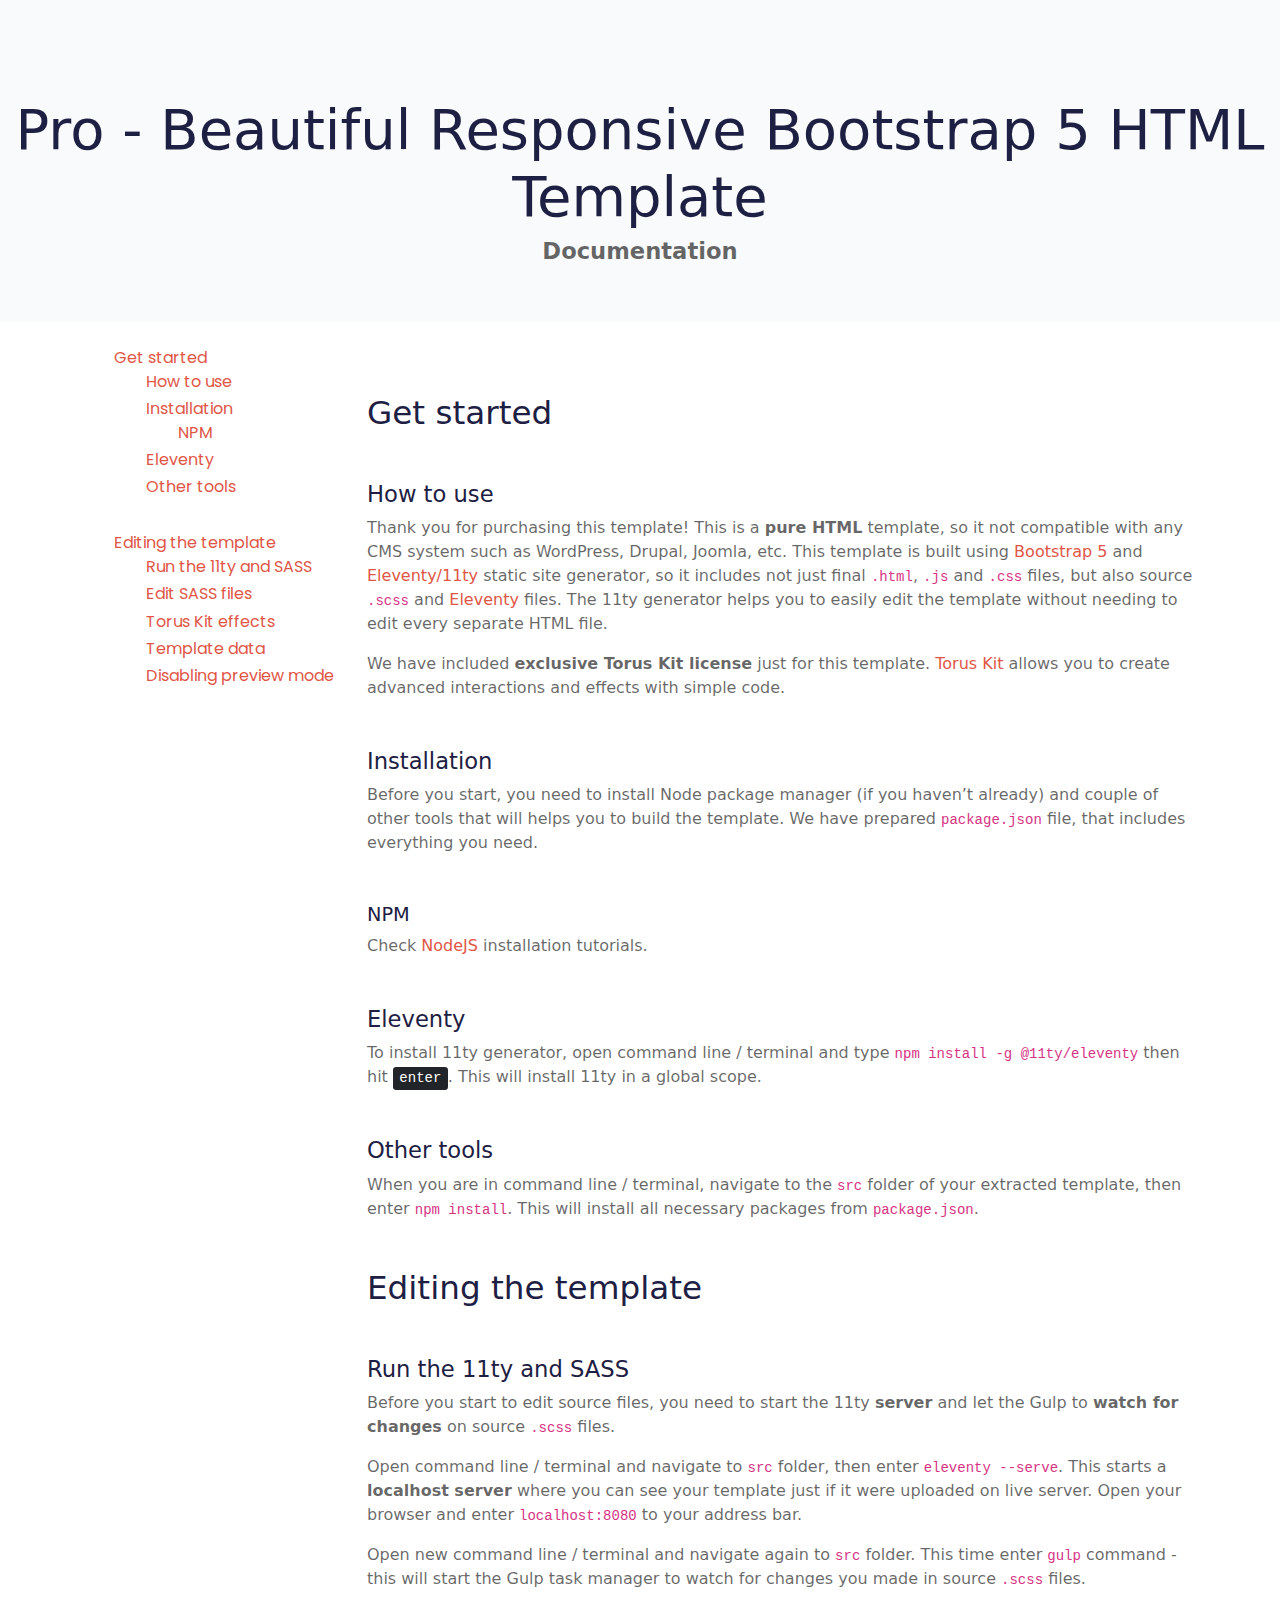
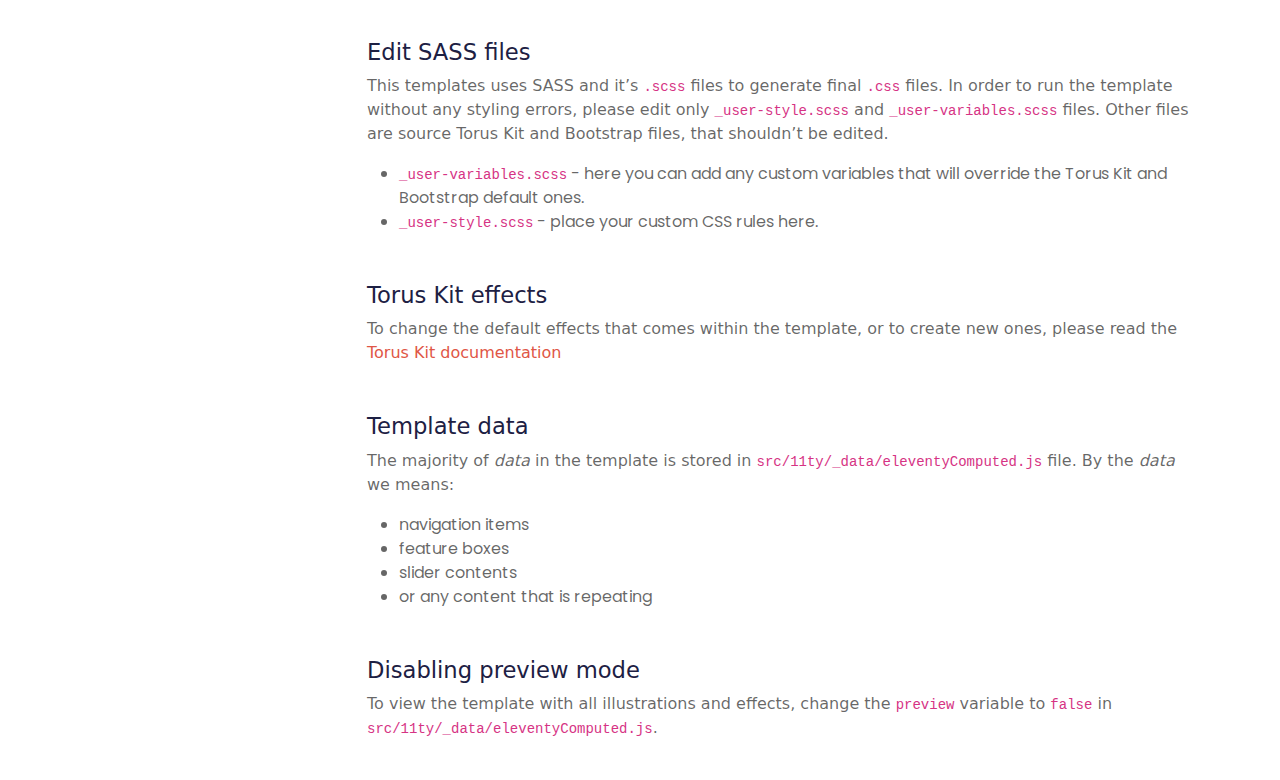
<file: docs/index.html>
<!DOCTYPE html>
<html lang="en">
  <head>
  <meta charset="utf-8">
  <meta http-equiv="X-UA-Compatible" content="IE=edge">
  <meta name="viewport" content="width=device-width, initial-scale=1, shrink-to-fit=no">

  <!-- Fonts -->
  <link rel="preconnect" href="https://fonts.gstatic.com">
  <link href="https://fonts.googleapis.com/css2?family=Playfair+Display:wght@600&family=Poppins:wght@300;400&display=swap" rel="stylesheet">

  <!-- Bootstrap icons -->
  <link rel="stylesheet" href="https://cdn.jsdelivr.net/npm/bootstrap-icons@1.4.1/font/bootstrap-icons.css">

  <!-- Torus Kit `.css` file -->
  <link rel="stylesheet" href="../assets/css/style.min.css">

  <!-- Torus Kit `.js` file -->
  <script src="../assets/js/toruskit.min.js"></script>

  <title>Documentation - Pro - Beautiful Responsive Bootstrap 5 HTML Template</title>

</head>

  <style>
    h1,
    h2,
    h3,
    h4,
    h5,
    h6,
    p {
      font-family: var(--bs-font-sans-serif) !important;
      font-weight: 400;
    }
    h1,
    h2,
    h3,
    h4,
    h5,
    h6 {
      margin-top: 3rem;
    }
    h2 {
      margin-top: 3rem;
    }
    .toc ol {
      list-style: none;
    }
    .toc > ol > li {
      margin-bottom: 2rem;
    }
    .toc li {
      margin-bottom: .2rem;
    }
  </style>

<body>
  <section class="bg-light py-6 text-center">
    <h1 class="display-4">Pro - Beautiful Responsive Bootstrap 5 HTML Template</h1>
    <h2 class="h3 text-body">Documentation</h2>
  </section>

  <main class="container py-4">
    <div class="row">
      <div class="col-md-3">
        <nav class="toc">
                <ol>
                    
                    <li><a href="#get-started">Get started</a>
            
                <ol>
                    
                    <li><a href="#how-to-use">How to use</a>
            		</li>

                    <li><a href="#installation">Installation</a>
            
                <ol>
                    
                    <li><a href="#npm">NPM</a>
            		</li>
                </ol>
            		</li>

                    <li><a href="#eleventy">Eleventy</a>
            		</li>

                    <li><a href="#other-tools">Other tools</a>
            		</li>
                </ol>
            		</li>

                    <li><a href="#editing-the-template">Editing the template</a>
            
                <ol>
                    
                    <li><a href="#run-the-11ty-and-sass">Run the 11ty and SASS</a>
            		</li>

                    <li><a href="#edit-sass-files">Edit SASS files</a>
            		</li>

                    <li><a href="#torus-kit-effects">Torus Kit effects</a>
            		</li>

                    <li><a href="#template-data">Template data</a>
            		</li>

                    <li><a href="#disabling-preview-mode">Disabling preview mode</a>
            		</li>
                </ol>
            		</li>
                </ol>
            </nav>
      </div>
      <div class="col-md-9">
        <h2 id="get-started">Get started</h2>
<h3 id="how-to-use">How to use</h3>
<p>Thank you for purchasing this template! This is a <strong>pure HTML</strong> template, so it not compatible with any CMS system such as WordPress, Drupal, Joomla, etc. This template is built using <a href="https://getbootstrap.com/">Bootstrap 5</a> and <a href="https://www.11ty.dev/">Eleventy/11ty</a> static site generator, so it includes not just final <code>.html</code>, <code>.js</code> and <code>.css</code> files, but also source <code>.scss</code> and <a href="https://www.11ty.()dev/">Eleventy</a> files. The 11ty generator helps you to easily edit the template without needing to edit every separate HTML file.</p>
<p>We have included <strong>exclusive Torus Kit license</strong> just for this template. <a href="https://toruskit.com/">Torus Kit</a> allows you to create advanced interactions and effects with simple code.</p>
<h3 id="installation">Installation</h3>
<p>Before you start, you need to install Node package manager (if you haven’t already) and couple of other tools that will helps you to build the template. We have prepared <code>package.json</code> file, that includes everything you need.</p>
<h4 id="npm">NPM</h4>
<p>Check <a href="https://nodejs.org/en/">NodeJS</a> installation tutorials.</p>
<h3 id="eleventy">Eleventy</h3>
<p>To install 11ty generator, open command line / terminal and type <code>npm install -g @11ty/eleventy</code> then hit <kbd>enter</kbd>. This will install 11ty in a global scope.</p>
<h3 id="other-tools">Other tools</h3>
<p>When you are in command line / terminal, navigate to the <code>src</code> folder of your extracted template, then enter <code>npm install</code>. This will install all necessary packages from <code>package.json</code>.</p>
<h2 id="editing-the-template">Editing the template</h2>
<h3 id="run-the-11ty-and-sass">Run the 11ty and SASS</h3>
<p>Before you start to edit source files, you need to start the 11ty <strong>server</strong> and let the Gulp to <strong>watch for changes</strong> on source <code>.scss</code> files.</p>
<p>Open command line / terminal and navigate to <code>src</code> folder, then enter <code>eleventy --serve</code>. This starts a <strong>localhost server</strong> where you can see your template just if it were uploaded on live server. Open your browser and enter <code>localhost:8080</code> to your address bar.</p>
<p>Open new command line / terminal and navigate again to <code>src</code> folder. This time enter <code>gulp</code> command - this will start the Gulp task manager to watch for changes you made in source <code>.scss</code> files.</p>
<h3 id="edit-sass-files">Edit SASS files</h3>
<p>This templates uses SASS and it’s <code>.scss</code> files to generate final <code>.css</code> files. In order to run the template without any styling errors, please edit only <code>_user-style.scss</code> and <code>_user-variables.scss</code> files. Other files are source Torus Kit and Bootstrap files, that shouldn’t be edited.</p>
<ul>
<li><code>_user-variables.scss</code> - here you can add any custom variables that will override the Torus Kit and Bootstrap default ones.</li>
<li><code>_user-style.scss</code> - place your custom CSS rules here.</li>
</ul>
<h3 id="torus-kit-effects">Torus Kit effects</h3>
<p>To change the default effects that comes within the template, or to create new ones, please read the <a href="https://toruskit.com/docs/getting-started/introduction/">Torus Kit documentation</a></p>
<h3 id="template-data">Template data</h3>
<p>The majority of <em>data</em> in the template is stored in <code>src/11ty/_data/eleventyComputed.js</code> file. By the <em>data</em> we means:</p>
<ul>
<li>navigation items</li>
<li>feature boxes</li>
<li>slider contents</li>
<li>or any content that is repeating</li>
</ul>
<h3 id="disabling-preview-mode">Disabling preview mode</h3>
<p>To view the template with all illustrations and effects, change the <code>preview</code> variable to <code>false</code> in <code>src/11ty/_data/eleventyComputed.js</code>.</p>

      </div>
    </div>
  </main>

</body>
</html>
</file>
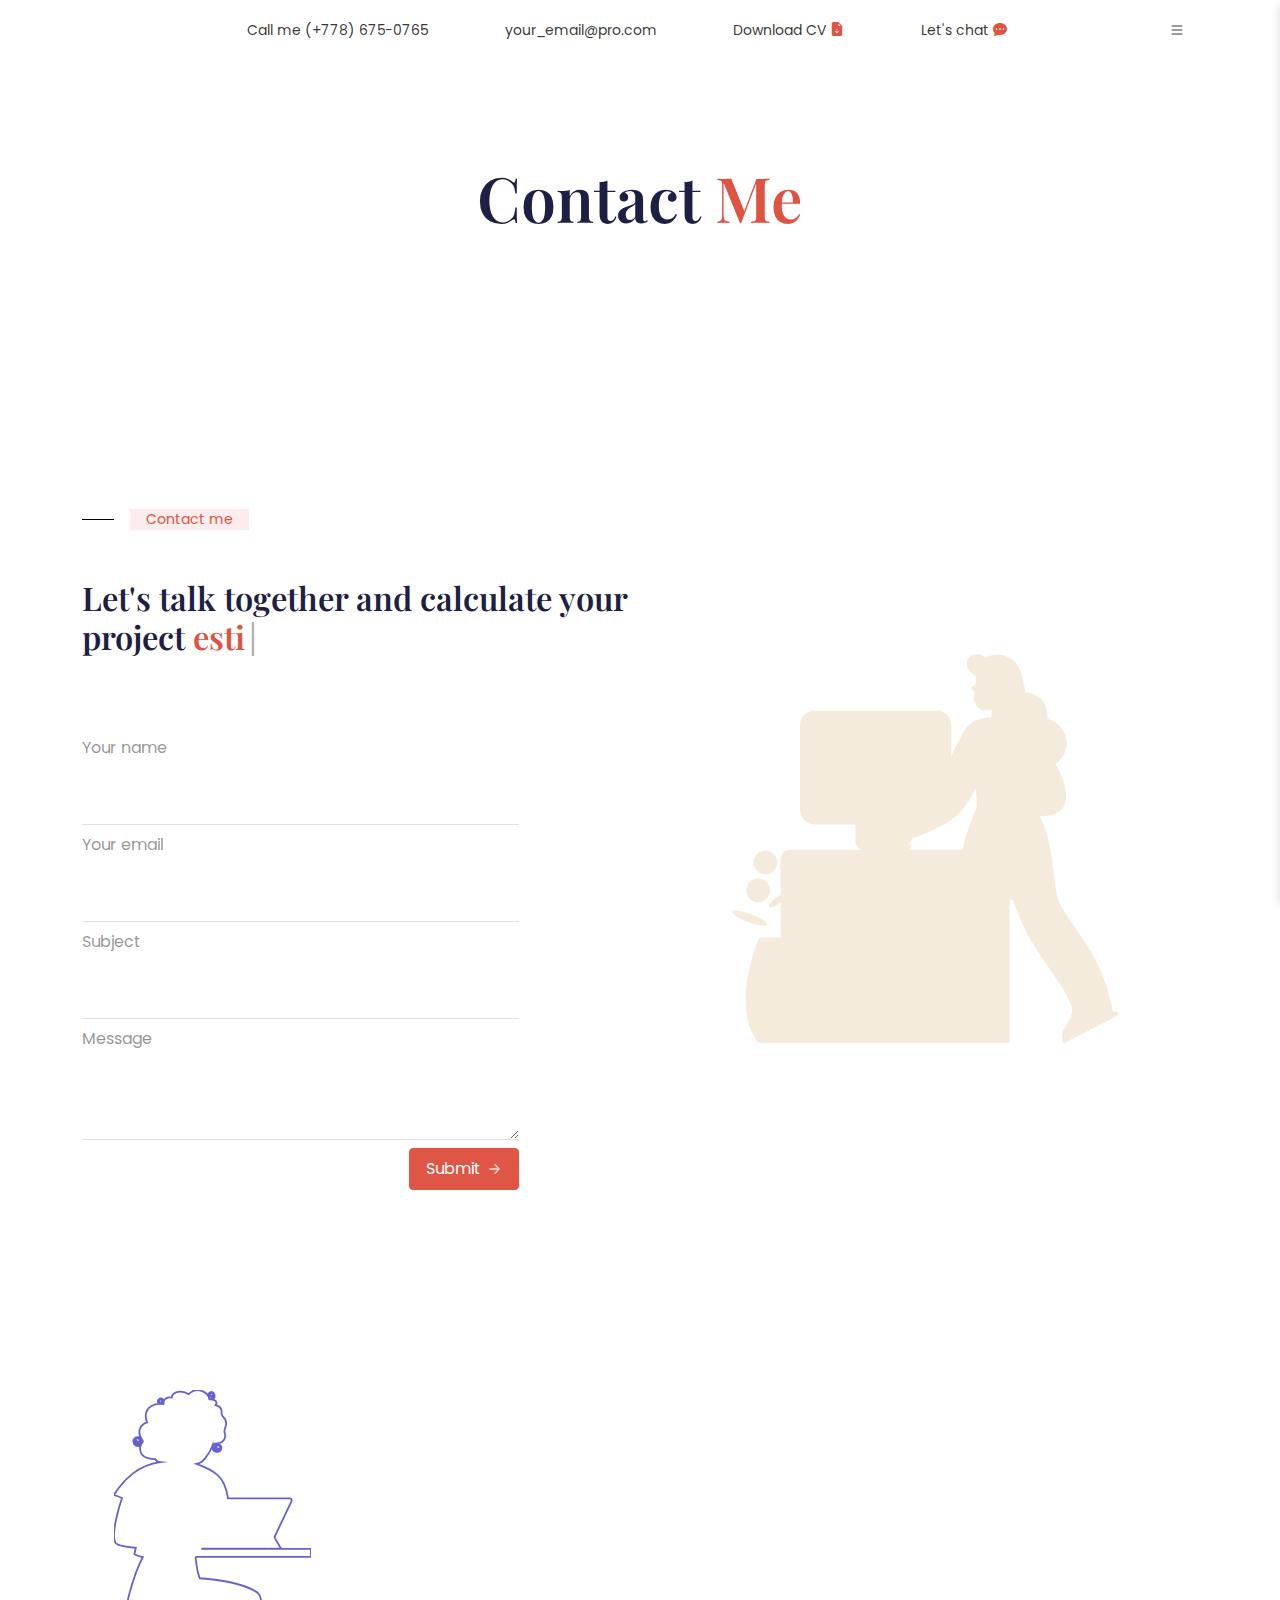
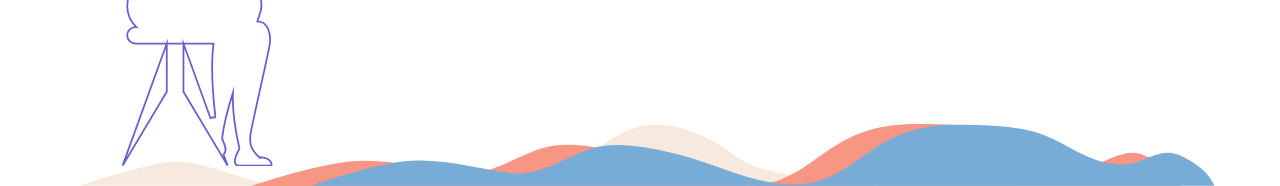
<file: contact.html>
<!DOCTYPE html>
<html lang="en">

<head>
  <meta charset="utf-8">
  <meta http-equiv="X-UA-Compatible" content="IE=edge">
  <meta name="viewport" content="width=device-width, initial-scale=1, shrink-to-fit=no">

  <!-- Fonts -->
  <link rel="preconnect" href="https://fonts.gstatic.com">
  <link href="https://fonts.googleapis.com/css2?family=Playfair+Display:wght@600&family=Poppins:wght@300;400&display=swap" rel="stylesheet">

  <!-- Bootstrap icons -->
  <link rel="stylesheet" href="https://cdn.jsdelivr.net/npm/bootstrap-icons@1.4.1/font/bootstrap-icons.css">

  <!-- Torus Kit `.css` file -->
  <link rel="stylesheet" href="./assets/css/style.min.css">

  <!-- Torus Kit `.js` file -->
  <script src="./assets/js/toruskit.min.js"></script>

  <title>brian barno | contact</title>

</head>

<body class="">

  <!-- - - - - - - - - - - - - - - - - - - - - - - - - - - - - - - - - - - - - -->
  <!-- Navigation -->
  <!-- - - - - - - - - - - - - - - - - - - - - - - - - - - - - - - - - - - - - -->

  <nav class="navbar navbar-expand-lg fixed-top bg-white">
    <div class="container">

      <!-- Logo -->
      <a class="navbar-brand" href="./">
        <img src="./assets/img/logo.svg" alt="Logo">
      </a>

      <!-- Togglers -->
      <div class="d-flex ms-auto order-lg-1">
        <!-- Top navigation toggler -->
        <button class="navbar-toggler" type="button" data-bs-toggle="collapse" data-bs-target="#topNavbar" aria-controls="topNavbar" aria-expanded="false" aria-label="Toggle navigation">
          <i class="bi bi-three-dots-vertical"></i>
        </button>

        <!-- Offscreen navigation toggler -->
        <button class="btn shadow-no position-relative center-both text-dark" id="off-toggler" type="button" aria-expanded="false" aria-label="Toggle navigation" data-tor="click:class.toggle(active, {target: body})">
          <!-- <i class="bi bi-list h4 mb-0 z-index-1 center-both"></i> -->
          <i class="bi bi-arrow-left-short position-absolute d-flex" data-tor="hover(#off-toggler):reveal(left) delay(100ms) quad"></i>
          <svg xmlns="http://www.w3.org/2000/svg" width="16" height="16" viewBox="0 0 16 16" data-tor-group="path => hover(#off-toggler):scaleX.to(0) originX(0%) quad delay(/+100ms/);">
            <path fill="currentColor" d="M2.5 4c0-.3.2-.5.5-.5h10c.3 0 .5.2.5.5s-.2.5-.5.5H3c-.3 0-.5-.2-.5-.5z" />
            <path fill="currentColor" d="M2.5 8c0-.3.2-.5.5-.5h10c.3 0 .5.2.5.5s-.2.5-.5.5H3c-.3 0-.5-.2-.5-.5z" />
            <path fill="currentColor" d="M2.5 12c0-.3.2-.5.5-.5h10c.3 0 .5.2.5.5s-.2.5-.5.5H3c-.3 0-.5-.2-.5-.5z" />
          </svg>
          <span class="circle circle-md position-absolute bg-opacity-10" data-tor="hover(#off-toggler):[bg(dark) scale.from(0)]"></span>
        </button>
      </div>

      <!-- Navigation -->
      <div class="collapse navbar-collapse small order-lg-0" id="topNavbar">
        <ul class="navbar-nav d-flex w-100 justify-content-evenly px-2 px-lg-7 links-dark">
          <li class="nav-item">
            <a class="nav-link" href="#">Call me (+778) 675-0765</a>
          </li>
          <li class="nav-item">
            <a class="nav-link" href="#">your_email@pro.com</a>
          </li>
          <li class="nav-item">
            <a class="nav-link" href="#">Download CV
              <i class="bi bi-file-earmark-arrow-down-fill text-primary"></i>
            </a>
          </li>
          <li class="nav-item">
            <a class="nav-link" href="#">Let's chat
              <i class="bi bi-chat-dots-fill text-primary"></i>
            </a>
          </li>
        </ul>
      </div>

    </div>
  </nav>
  <!-- Offscreen backdrop -->
  <div id="offscreen-backdrop" class="z-index-master w-h-100 fixed-top bg-black bg-opacity-50" data-tor="active(body):[fade.in @pointer-events(none;auto)] click:class.remove(active, {target: body})"></div>

  <!-- Offscreen navigation -->
  <nav id="offscreen-nav" class="overflow-auto position-fixed z-index-master end-0 bg-white shadow w-80 w-sm-auto p-5 pe-8 h-100" data-tor="active(body):pull.left(full)">
    <button type="button" class="btn-close position-absolute top-0 end-0 m-3" data-tor="click:class.remove(active, {target: body})" aria-label="Close"></button>
    <ul class="nav flex-column links-dark nav-style-opacity nav-style-hover-primary" data-tor-group="
      .nav-item => active(body):[fade.in pull.left(sm)] delay(/25ms+25ms/) slow;
      .nav-link => hover:push.right(xs) quad;
    ">

      <li class="nav-item">
        <a class="nav-link transition-unset" href="#home">Home</a>
      </li>

      <li class="nav-item">
        <a class="nav-link transition-unset" href="#services">Services</a>
      </li>

      <li class="nav-item">
        <a class="nav-link transition-unset" href="#skills">Skills</a>
      </li>

      <li class="nav-item">
        <a class="nav-link transition-unset" href="#experience">Experience</a>
      </li>

      <li class="nav-item">
        <a class="nav-link transition-unset" href="#portfolio">Portfolio</a>
      </li>

      <li class="nav-item">
        <a class="nav-link transition-unset" href="#testimonials">Testimonials</a>
      </li>

      <li class="nav-item">
        <a class="nav-link transition-unset" href="#work-process">Work Process</a>
      </li>

      <li class="nav-item">
        <a class="nav-link transition-unset" href="#contact">Contact</a>
      </li>

      <li class="nav-item">
        <a class="nav-link transition-unset" href="#stay-connected">Stay connected</a>
      </li>

      <li class="nav-item">
        <h6 class="text-primary font-sans-serif small text-uppercase opacity-50 mt-5 ms-3">Subpages</h6>
        <ul class="nav flex-column">

          <li class="nav-item">
            <a class="nav-link transition-unset" href="./light-services.html">Services</a>
          </li>

          <li class="nav-item">
            <a class="nav-link transition-unset" href="./light-portfolio.html">Portfolio</a>
          </li>

          <li class="nav-item">
            <a class="nav-link transition-unset" href="./light-contact.html">Contact</a>
          </li>

          <li class="nav-item">
            <a class="nav-link transition-unset" href="./light-404.html">404</a>
          </li>

        </ul>
      </li>
    </ul>
  </nav>

  <h1 class="text-center pt-8 pb-7">
    <span>Contact</span>
    <span class="text-primary">Me</span>
  </h1>

  <section id="contact" class="py-5 py-md-8">
    <div class="container py-4">
      <div class="row row-cols-1 row-cols-md-2 center-v">

        <div class="col">
          <!-- Badge -->
          <div class="title-badge d-inline-block mb-6 bg-primary text-primary bg-opacity-10 px-3 small">Contact me</div>

          <h2 class="mb-7 overflow-hidden mb-5" data-tor-group=".fx => scroll:[@width(0;auto) @visibility(hidden;visible), {start: /10+5/, end: /10+5/}];">
            Let&#39;s talk together and calculate your project
            <span class="text-primary">

              <span class="text-nowrap"><span class="fx">e</span><span class="fx">s</span><span class="fx">t</span><span class="fx">i</span><span class="fx">m</span><span class="fx">a</span><span class="fx">t</span><span class="fx">e</span></span>

              <span class="text-body text-opacity-30 ms-n1" data-tor="loop:blink">|</span>
            </span>
          </h2>

          <form class="w-md-80 form-clean inputs-transparent" data-tor-group=".form-control => !focus:[border(dark) bg(light)];">
            <div class="mb-2">
              <label for="contact-name" class="form-label opacity-70">Your name</label>
              <input type="text" class="form-control p-3 border-bottom" id="contact-name" aria-describedby="contact-name">
            </div>
            <div class="mb-2">
              <label for="contact-email" class="form-label opacity-70">Your email</label>
              <input type="email" class="form-control p-3 border-bottom" id="contact-email" aria-describedby="contact-email">
            </div>
            <div class="mb-2">
              <label for="contact-subject" class="form-label opacity-70">Subject</label>
              <input type="email" class="form-control p-3 border-bottom" id="contact-subject" aria-describedby="contact-subject">
            </div>
            <div class="mb-2">
              <label for="contact-message" class="form-label opacity-70">Message</label>
              <textarea class="form-control p-3 border-bottom" id="contact-message" rows="2"></textarea>
            </div>
            <button type="submit" class="btn btn-primary btn-arrow py-2 px-3 float-md-end w-100 w-md-auto">Submit</button>
          </form>
        </div>

        <div class="col">
          <div class="px-md-7 d-none d-md-block" data-tor-group="
            #vase-wfh-10_1_, #cupboard_1_ => inview:scale.from(0) originY(100%);
            #female-wfh-10_1_       => inview:[pull.right(md) fade.in];
            #computer-wfh-10_1_     => inview:[pull.left(md) fade.in] wait(300ms) click:class.toggle(active, {target: #illustration-contact});
            #message-wfh-10_1_      => active(#illustration-contact):scale.to(0) hover:scale.to(85%) slow;
            #message-head-wfh-10_1_ => active(#illustration-contact):scale.from(0) slow;
            #message-wfh-10_1_ .illustration-loop     => loop:glow(3rem, {color: --bs-blue, duration: 3s});

            .illustration-reveal    => delay(/+100ms/) slow;
            .illustration-interaction => mouseX:@parallax(/+3/);
          ">
            <svg version="1.1" id="illustration-contact" xmlns="http://www.w3.org/2000/svg" x="0" y="0" viewBox="0 0 862.5 870.6" xml:space="preserve">
              <style>
                .st0 {
                  fill: #404040
                }

              </style>
              <path class="st0" d="M688.2 605c9.7 16.6 4.1 37.9-12.5 47.5 22 35.1 48.3 70.2 65.6 99l83-42.2c-8.6-20.5-19-40.1-31.1-58.7-46-70.4-56.4-79-65.4-105.5.1 0 .1-.1.2-.1-.3-.8-.5-1.5-.8-2.3-8-24.7-8.3-125.9-40.1-180.4 13.8.4 44.6-1.2 55-22.6 15.5-35.7-13.5-83-19.3-93.7-14.5 12.6-74.4 29-93.7-33.8-24.8-11.3-31.3-29.8-31.3-45.9.1 16.1 6.5 34.5 31.3 45.8 19.3 62.8 79.2 46.3 93.7 33.8.5-.4 1.1-.9 1.7-1.4 6.1-5.1 11.4-11 15.7-17.7 23.1-37-7-75.7-35.8-82.2 5.8-55.1-48.3-58.9-48.3-58.9s-2.9-14.4-5.8-27c-4.2-18.1-10.3-45.5-41.9-55.4-17.3-5.4-32.5 0-42.3 5.5C549.9-10 518 3.6 525.7 28.6c4.2 13.7 19.6 21.1 19.6 21.1v.1c19.2 10.2 43.1 15.5 43.1 15.5s15.5-22.3 29-13.6c9.5 6.1 10.5 15.8 6.9 23.7 3.5-7.9 2.4-17.4-7-23.5-13.4-8.7-28.9 13.5-28.9 13.5s-23.9-5.3-43.1-15.5c-.6 5-1 10-1.1 15-.1 1.9-.1 3.7-.3 5.5 0 0-8.7 1.5-9.2 5.5-.6 4.9 7.5 8.2 7.5 8.2-1.7 11.2-3.2 19.8 1.8 29 4.4 8.1 12.9 17.1 35.7 11.4l.1 10.5h.1l.1 7s-37.9-1.3-56.2 22.8c-8.1 10.7-21.6 37.2-33.9 63.1v-69.3c0-17.9-14.5-32.4-32.4-32.4H184.4c-17.9.1-32.4 14.6-32.4 32.4v190.1c0 17.9 14.5 32.4 32.4 32.4h91.2v36.8c0 10.7 8.6 19.3 19.3 19.3h12.2-178.6c-11 0-20 9-20 20v81.4c-3.4 1.6-7.2 3.8-11 6.6-10.5 7.6-17.1 16.4-14.8 19.6 2.3 3.2 12.7-.3 23.3-8 .9-.7 1.8-1.3 2.6-2v78.4H61s9.2 20.7 33.3 20.7c5.5 0 10.2-1.1 14.2-2.7v.1c-4 1.7-8.8 2.8-14.3 2.8C70.1 654 61 633.3 61 633.3s-67.8 155-1.2 236.6h68.9l.1-.1H461v.1h133.3c.3 0 .6 0 .9-.1h25.2V549.1h.5c.6 0 1.1-.1 1.6-.1h.4c.5-.1.9-.1 1.4-.2h.2c1.1-.2 2.2-.6 3.2-1 1.3-.5 2.6-1.2 3.7-2.1-1.2.9-2.5 1.6-3.8 2.2 3.4 9.8 8.7 25.3 16.1 43 7.1 17.2 15.5 34 24.9 50 2.3 3.9 4.7 7.7 7.1 11.6 10.6-6.2 17.1-17.6 17-29.9 0-4.9-1-9.7-3-14.2-7.9-17.5-28.4-25.4-46-17.5 16.2-7.4 35.5-1.3 44.5 14.1zM181 323.3l-.1-82.5h.1v82.5zm388.5 113.9c12.4-29.9 16.4-75.7 17.6-95.6h.1c-1.2 19.9-5.1 65.7-17.7 95.6zm91.1 110.1zm8-7.7c.1-.1.1-.2.2-.3 1.7 3.4 4.5 6.2 7.9 7.9 4.8 2.4 10.1 2.4 14.7.6-8.5 3.5-18.4.1-22.8-8.2zm23.9 7.7zm34.6-1.6c-.1 0-.1 0 0 0-.1 0-.1 0 0 0zm-24.2-3c4.7 5.6 12 7.6 18.6 5.7-8.1 2.4-16.9-1.1-21-8.8.1-.1.1-.2.2-.3.6 1.2 1.3 2.3 2.2 3.4zm20 5.3c-.2.1-.4.1-.6.2.2-.1.4-.2.6-.2zM606.7 88.6c-6.2 14.6-6.9 31.1-1.8 46.2v.1h-.1c-5-15.2-4.4-31.6 1.9-46.3zm-61.8 210.5l7.6-18.5-7.5 18.5 2.9 42.5c-1 2-19 38.4-33.4 95.6H379.1h14.3c3.8 0 6.8-3.1 6.8-6.8 0-3.3-2.3-5.9-5.3-6.6 6.3-6.8 10.1-12.6 10.1-12.6s6.5-2.1 16.3-5.9l-.1-.1c21.9-8.4 60.6-25 81.2-44.3 28.9-27.1 42.5-61.8 42.5-61.8zM198.1 155.2c-9.4 0-17.1 7.7-17.1 17.2v64.4h-.1v-64.4c0-9.5 7.7-17.2 17.2-17.2zm438.6 384.4c.1-.1.1-.2.2-.3 1.7 3.4 4.5 6.2 7.9 7.9 4.8 2.4 10.1 2.4 14.7.6-8.5 3.5-18.4.1-22.8-8.2z" />
              <path class="st0" d="M862.1 802.6c-1.1-3.2-4.6-4.8-7.7-3.7l-74.1 37.9c0-.1-2-2.8-5.3-6.4 3.3 3.5 5.3 6.2 5.3 6.2l74.1-37.9c-.3.1-.5.2-.8.3l-2.5 1.2c.1.1-5.6-40.7-26.8-90.9l-83 42.2c12.9 21.5 20.8 39.7 18.1 51.7-1 4.2-2.4 8.3-4.3 12.2h.1c-9.2 19.3-25.4 31-14.1 54.5l118-59.9c2.7-1.4 4-4.5 3-7.4zM692.7 622.6z" />
              <ellipse transform="rotate(-69.341 39.348 589.985)" class="st0" cx="39.3" cy="590" rx="9.3" ry="41.9" />
              <path class="st0" d="M46.9 552.2s0-.1 0 0c13.3 6.3 29.2.8 35.6-12.5 3.4-7.1 3.5-15.5.2-22.7h.1c-6.2-13.4-22-19.3-35.4-13.1-13.4 6.2-19.3 22-13.1 35.4 2.5 5.7 7 10.2 12.6 12.9zM95.6 482.4zM48 466.7c.2 7.8 3.9 15.3 10.1 20.1 11.6 9.1 28.3 7.2 37.5-4.4-.4-.4-.7-.8-1.1-1.2.4.4.8.8 1.1 1.2 3.8-4.9 5.9-10.9 5.7-17.1-.3-14.7-12.5-26.4-27.3-26.1-14.7.3-26.4 12.5-26.1 27.2-.1 0-.3.1-.4.1l.5.2z" />
            </svg>
          </div>
        </div>

      </div>
    </div>
    <!-- end .container -->
  </section>
  <!-- end #work-process -->
  <section id="stay-connected">
    <div class="container position-relative pb-1 overflow-hidden overflow-sm-visible">
      <div class="row">

        <div class="col-md-3 my-3">
          <div class="d-none d-md-block px-5">
            <svg version="1.1" id="illustration-footer" xmlns="http://www.w3.org/2000/svg" x="0" y="0" viewBox="0 0 660.3 1260.5" xml:space="preserve">
              <style>
                .st0 {
                  fill: #404040
                }

              </style>
              <path class="st0" d="M176.9 1011.3V849.8L28.8 1259z" />
              <path class="st0" d="M660.2 532.8H542.9c0-.2.1-.4.2-.8h13.6l-.2-.4H559.8l-17.5-30.1c-1.1-3.4-2.5-6.5-4.2-8.8l56.7-119.5c.5-1 .7-2 .7-3.1 0-4-3.2-7.2-7.2-7.2H382c-3.6-24.3-12.5-57.2-34.5-77.3-20.1-18.3-56.9-32.9-71.1-38 .4-.1.8-.3 1.2-.4 16.3 0 40.6-29 51.4-58-.1 2.1.2 4.2.7 6.3 2 7.1 8.4 12 15.8 12 1.5 0 3-.2 4.5-.6 7.2-2 11.3-9.5 9.3-16.7-1.7-6-7.9-9.5-13.9-7.8-5 1.4-7.9 6.6-6.5 11.6 1.2 4.2 5.6 6.6 9.8 5.4 1.1-.3 1.7-1.4 1.4-2.5-.3-1.1-1.4-1.7-2.5-1.4-2 .6-4.2-.6-4.8-2.7-.8-2.9.8-5.9 3.7-6.7 3.9-1.1 7.9 1.1 9 5 1.4 5.1-1.5 10.3-6.6 11.8-6.6 1.9-13.5-2-15.4-8.6-1.5-5-.4-10.4 2.9-14.5 36.6.6 37.4-25.5 36.4-29.9-1-4.6-6.2-9.7.5-25.1 6.7-15.4-.6-28.7-8.8-36.4-8.2-7.7-1-13.4-5.5-24.1-4.5-10.7-18.6-13.3-18.6-13.3s5.6-8.1 0-14.3c-2.3-2.5-6.2-3.7-10.1-4.3.3-.1.6-.3.8-.5 7.3-5.3 7.1-13.3 4.6-18.9-2.3-5.2-8.2-7.6-13.5-5.6-2 .8-3.7 2.4-4.5 4.5-.8 2.1-.8 4.5.2 6.6 1.6 3.6 5.8 5.3 9.5 3.9 1-.4 1.5-1.6 1.1-2.6-.4-1-1.6-1.5-2.6-1.1-1.7.6-3.6-.2-4.4-1.9-.5-1-.5-2.3-.1-3.4s1.2-1.9 2.3-2.3c3.3-1.2 7 .3 8.4 3.5 1 2 3.4 9.1-3.3 14-2.7 1.9-6 2.8-9.3 2.5-.3-4-2.9-20.1-25.5-28.5-26.1-9.7-44.3 11.7-44.3 11.7s-19.9-14.1-41-6.4c-13.9 5-15.4 17.4-15.4 17.4-4.4-.7-8.9-.7-13.2.2-3 .7-5.8 2.1-8.1 4.1-1.9 1.7-3.4 3.8-4.3 6.2-1.2 3.4-1.8 7-1.6 10.7-7.9 2.8-12.3-3.2-13.5-5.1-1.8-3-1-6.9 1.8-8.9.9-.6 2.1-.8 3.2-.6 1.2.3 2.2 1 2.8 2 1 1.6.6 3.6-.9 4.7-.9.6-1.1 1.9-.5 2.8.6.9 1.9 1.1 2.8.5 3.3-2.3 4.2-6.7 2.1-10.1-1.2-1.9-3.2-3.3-5.4-3.8s-4.5-.1-6.3 1.2c-4.6 3.2-5.9 9.4-3 14.2.6 1 1.4 2 2.2 2.9-7.1-.2-15.3 1.5-24.3 6.3-34 18.3-16 56.1-16 56.1s-20 4-25.1 24.3c-4.3 17.1 6.3 32.8 11.1 38.9-3.2 6.4-9.4 11.8-15.1 12.1-6.9.4-12.8-4.8-13.2-11.7-.3-5.3 3.7-9.8 9-10.1 4-.3 7.5 2.8 7.7 6.8.2 3-2.1 5.5-5.1 5.7-2.1.1-4-1.5-4.1-3.7 0-1.1-1-2-2.1-1.9-1.1 0-2 1-1.9 2.1.3 4.4 4 7.8 8.4 7.5 5.2-.3 9.2-4.7 8.9-9.9-.4-6.2-5.7-10.9-11.9-10.6-7.5.4-13.2 6.8-12.8 14.3.5 8.7 7.7 15.5 16.4 15.5h1c2.5-.2 5-.9 7.2-2.2-2.2 5.3-3.1 12.7.2 22.6 8.2 25.1 48.7 23 48.7 23 3.4 7.3 10.4 9.9 17.1 10.5-23.5 3.3-60.3 12.6-93.9 39.2C19.3 314.5.2 352.4.2 352.4s11 2.6 26.8 9.6c-1.5 4.2-41.5 122-21.3 151 5.7 8.2 32.7 13 67.3 15.8l-4.5 21.8s8.8 4.9 27.9 9.9c-3 5.5-25.1 48.5-47 129.6-12.5 46.2 1.4 81.8 25.6 104.7h-3.3c-15.2 0-27.5 12.3-27.5 27.5s12.3 27.5 27.5 27.5h262.1c-9.7 72.3-.7 186.6 5.7 242.7.2 1.6-.1 3-.7 4.2-.1-.1-.1-.2-.1-.3 0 0-7.4.7-15.5 3.1l-90.4-249.7v161.5L380.9 1259l-13.5-37.4c4.8-4.8 10.2-14.9 2.7-33.9-1.6-4.1-7.8-18.9-7.8-18.9 4.8-45.5 20-102.1 36.3-154-2.5 65.2 10.2 136.7 21.8 186.3l-6.1 13.6c-.1 0-.2.1-.4.1 0 0-22.8 44.5 6 44.6 12.3 0 108-.3 108-.3s3.7-22.8-27.8-27.1c-4.4-.6-14.4-2-14.4-2s.1.2.3.5c-.2-.1-.2-.2-.2-.2-21.7-21.4-33.7-36.8-28.1-77.5 4.2-29.3 54-244.1 63.5-295.3 5.7-30.8-.1-81.1-40.9-81.7 5.7-17.1 10.2-30.5 11.2-34.5 5.5-21 3.2-60.6-19.5-66.8 2.3.3 3.6.8 3.6.8-34.7-19.8-81.3-37.7-188.3-44.3-10.5-27.5-11.5-50.2-13.5-70.5 1.3-.5 2.5-.9 3.6-1.4h382.8v-26.3zm-119.1 0h-21.5c.1-.2.1-.5.2-.8h18.9c.9.4 1.7.7 2.4.8zm-245.2-.8H514.2l2.1.8H295.7c.1-.3.1-.5.2-.8z" />
            </svg>
          </div>
        </div>

        <div class="col-md-4 offset-md-1 center-both my-3">
          <div class="text-center" data-tor-group=".fx => inview:reveal(up) delay(/+100ms/);">
            <h2 class="fx mb-5">Stay Connected</h2>
            <p class="fx opacity-50 fw-500 mb-2">United States Of America</p>
            <a href="mailto:#" class="fx text-dark h3 font-sans-serif d-block mb-3">your_email@pro.com</a>
            <p class="fx">(+778) 675-0765</p>
          </div>
        </div>
      </div>
      <!-- end .row -->

      <div class="position-absolute bottom-0 z-index-n1 w-100">
        <svg xmlns="http://www.w3.org/2000/svg" viewBox="0 0 1363 74.1" class="w-100 overflow-visible" data-tor-group="path => mouseX:@parallax(/+3/);">
          <path d="M0 73.9s85-29 117-29 86 25 111 27 323 5 354-13 58.6-58 106-58c39.5 0 74 19.9 94 36 26.5 21.4 90 30 122 26s338.5 11 338.5 11H0z" fill="#f8e9de" />
          <path d="M208.1 74.1s81.9-27.9 127.1-30 84.1 11.3 123.1 15.4 76.9-29.8 112.9-33.9 92.3 9.2 134.4 24.6c42.1 15.4 96.4 34.9 142.6 13.3C894.3 42.1 916.8 0 1003 0s105.7 10.3 137.5 27.7 60.5 27.7 88.2 16.4c27.7-11.3 35.9-14.4 60.5 0s30.8 29.8 30.8 29.8l-1111.9.2z" fill="#f79682" />
          <path d="M283 73.9s77-28 121-30 82 11 120 15 75-29 110-33 90 9 131 24 94 34 139 13 67-62 151-62 103 10 134 27 59 27 86 16 35-14 59 0 29 30 29 30H283z" fill="#77acd7" />
        </svg>
      </div>

    </div>
    <!-- end .container -->
  </section>
  <!-- end #footer -->
  <!-- - - - - - - - - - - - - - - - - - - - - - - - - - - - - - - - - - - - - -->
  <!-- Scripts -->
  <!-- - - - - - - - - - - - - - - - - - - - - - - - - - - - - - - - - - - - - -->

  <!-- Bootstrap `.js` file -->
  <script src="./assets/js/bootstrap.bundle.min.js"></script>
</body>

</html>
</file>
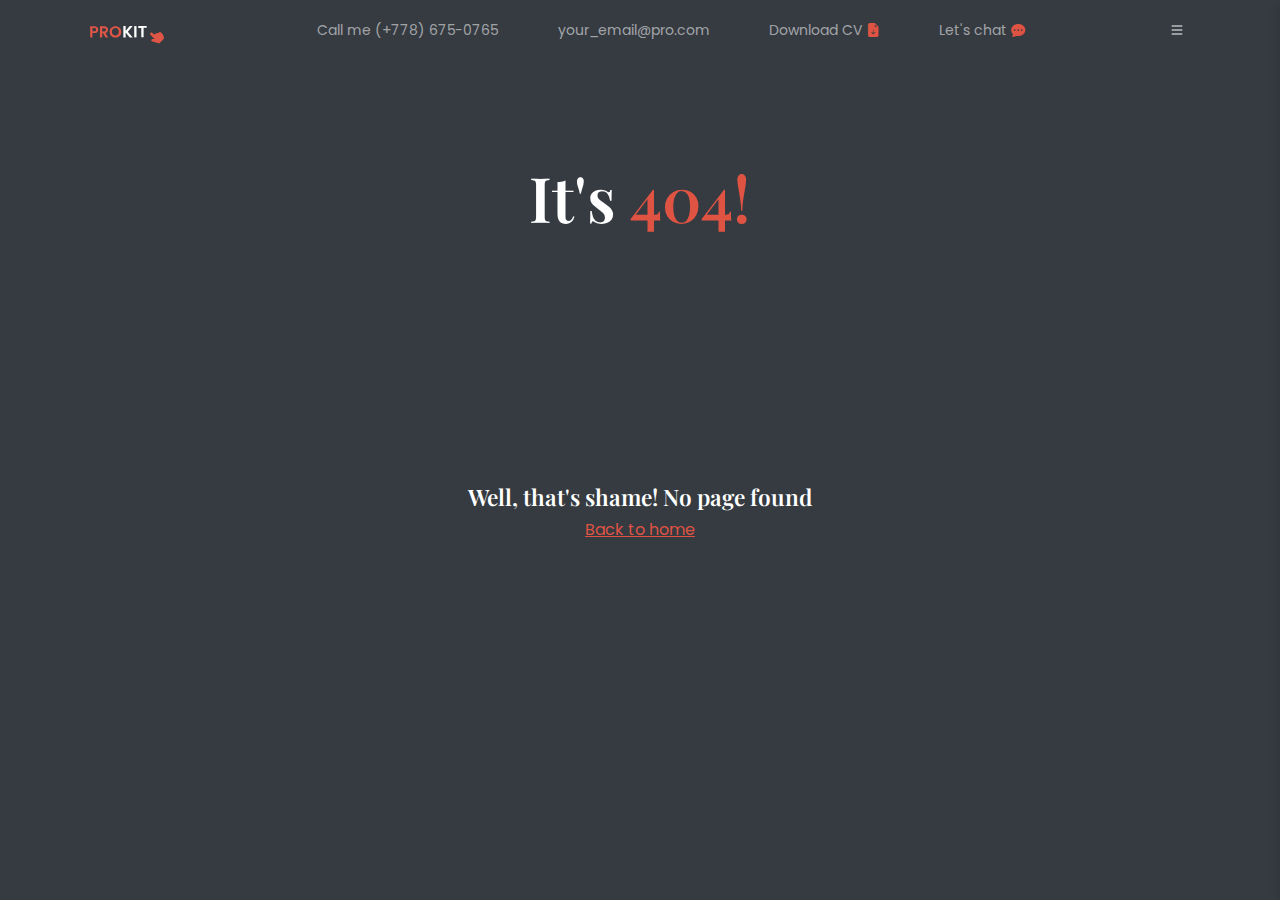
<file: dark-404.html>
<!DOCTYPE html>
<html lang="en">

<head>
  <meta charset="utf-8">
  <meta http-equiv="X-UA-Compatible" content="IE=edge">
  <meta name="viewport" content="width=device-width, initial-scale=1, shrink-to-fit=no">

  <!-- Fonts -->
  <link rel="preconnect" href="https://fonts.gstatic.com">
  <link href="https://fonts.googleapis.com/css2?family=Playfair+Display:wght@600&family=Poppins:wght@300;400&display=swap" rel="stylesheet">

  <!-- Bootstrap icons -->
  <link rel="stylesheet" href="https://cdn.jsdelivr.net/npm/bootstrap-icons@1.4.1/font/bootstrap-icons.css">

  <!-- Torus Kit `.css` file -->
  <link rel="stylesheet" href="./assets/css/style.min.css">

  <!-- Torus Kit `.js` file -->
  <script src="./assets/js/toruskit.min.js"></script>

  <title>Pro - Beautiful Responsive Bootstrap 5 HTML Template</title>

</head>

<body class="theme-dark bg-dark">

  <!-- - - - - - - - - - - - - - - - - - - - - - - - - - - - - - - - - - - - - -->
  <!-- Navigation -->
  <!-- - - - - - - - - - - - - - - - - - - - - - - - - - - - - - - - - - - - - -->

  <nav class="navbar navbar-expand-lg fixed-top bg-dark navbar-dark">
    <div class="container">

      <!-- Logo -->
      <a class="navbar-brand" href="./">
        <img src="./assets/img/logo-w.svg" alt="Logo">
      </a>

      <!-- Togglers -->
      <div class="d-flex ms-auto order-lg-1">
        <!-- Top navigation toggler -->
        <button class="navbar-toggler" type="button" data-bs-toggle="collapse" data-bs-target="#topNavbar" aria-controls="topNavbar" aria-expanded="false" aria-label="Toggle navigation">
          <i class="bi bi-three-dots-vertical"></i>
        </button>

        <!-- Offscreen navigation toggler -->
        <button class="btn shadow-no position-relative center-both text-white" id="off-toggler" type="button" aria-expanded="false" aria-label="Toggle navigation" data-tor="click:class.toggle(active, {target: body})">
          <!-- <i class="bi bi-list h4 mb-0 z-index-1 center-both"></i> -->
          <i class="bi bi-arrow-left-short position-absolute d-flex" data-tor="hover(#off-toggler):reveal(left) delay(100ms) quad"></i>
          <svg xmlns="http://www.w3.org/2000/svg" width="16" height="16" viewBox="0 0 16 16" data-tor-group="path => hover(#off-toggler):scaleX.to(0) originX(0%) quad delay(/+100ms/);">
            <path fill="currentColor" d="M2.5 4c0-.3.2-.5.5-.5h10c.3 0 .5.2.5.5s-.2.5-.5.5H3c-.3 0-.5-.2-.5-.5z" />
            <path fill="currentColor" d="M2.5 8c0-.3.2-.5.5-.5h10c.3 0 .5.2.5.5s-.2.5-.5.5H3c-.3 0-.5-.2-.5-.5z" />
            <path fill="currentColor" d="M2.5 12c0-.3.2-.5.5-.5h10c.3 0 .5.2.5.5s-.2.5-.5.5H3c-.3 0-.5-.2-.5-.5z" />
          </svg>
          <span class="circle circle-md position-absolute bg-opacity-10" data-tor="hover(#off-toggler):[bg(dark) scale.from(0)]"></span>
        </button>
      </div>

      <!-- Navigation -->
      <div class="collapse navbar-collapse small order-lg-0" id="topNavbar">
        <ul class="navbar-nav d-flex w-100 justify-content-evenly px-2 px-lg-7 links-dark">
          <li class="nav-item">
            <a class="nav-link" href="#">Call me (+778) 675-0765</a>
          </li>
          <li class="nav-item">
            <a class="nav-link" href="#">your_email@pro.com</a>
          </li>
          <li class="nav-item">
            <a class="nav-link" href="#">Download CV
              <i class="bi bi-file-earmark-arrow-down-fill text-primary"></i>
            </a>
          </li>
          <li class="nav-item">
            <a class="nav-link" href="#">Let's chat
              <i class="bi bi-chat-dots-fill text-primary"></i>
            </a>
          </li>
        </ul>
      </div>

    </div>
  </nav>
  <!-- Offscreen backdrop -->
  <div id="offscreen-backdrop" class="z-index-master w-h-100 fixed-top bg-black bg-opacity-50" data-tor="active(body):[fade.in @pointer-events(none;auto)] click:class.remove(active, {target: body})"></div>

  <!-- Offscreen navigation -->
  <nav id="offscreen-nav" class="overflow-auto position-fixed z-index-master end-0 bg-white shadow w-80 w-sm-auto p-5 pe-8 h-100" data-tor="active(body):pull.left(full)">
    <button type="button" class="btn-close position-absolute top-0 end-0 m-3" data-tor="click:class.remove(active, {target: body})" aria-label="Close"></button>
    <ul class="nav flex-column links-dark nav-style-opacity nav-style-hover-primary" data-tor-group="
      .nav-item => active(body):[fade.in pull.left(sm)] delay(/25ms+25ms/) slow;
      .nav-link => hover:push.right(xs) quad;
    ">

      <li class="nav-item">
        <a class="nav-link transition-unset" href="#home">Home</a>
      </li>

      <li class="nav-item">
        <a class="nav-link transition-unset" href="#services">Services</a>
      </li>

      <li class="nav-item">
        <a class="nav-link transition-unset" href="#skills">Skills</a>
      </li>

      <li class="nav-item">
        <a class="nav-link transition-unset" href="#experience">Experience</a>
      </li>

      <li class="nav-item">
        <a class="nav-link transition-unset" href="#portfolio">Portfolio</a>
      </li>

      <li class="nav-item">
        <a class="nav-link transition-unset" href="#testimonials">Testimonials</a>
      </li>

      <li class="nav-item">
        <a class="nav-link transition-unset" href="#work-process">Work Process</a>
      </li>

      <li class="nav-item">
        <a class="nav-link transition-unset" href="#contact">Contact</a>
      </li>

      <li class="nav-item">
        <a class="nav-link transition-unset" href="#stay-connected">Stay connected</a>
      </li>

      <li class="nav-item">
        <h6 class="text-primary font-sans-serif small text-uppercase opacity-50 mt-5 ms-3">Subpages</h6>
        <ul class="nav flex-column">

          <li class="nav-item">
            <a class="nav-link transition-unset" href="./dark-services.html">Services</a>
          </li>

          <li class="nav-item">
            <a class="nav-link transition-unset" href="./dark-portfolio.html">Portfolio</a>
          </li>

          <li class="nav-item">
            <a class="nav-link transition-unset" href="./dark-contact.html">Contact</a>
          </li>

          <li class="nav-item">
            <a class="nav-link transition-unset" href="./dark-404.html">404</a>
          </li>

        </ul>
      </li>
    </ul>
  </nav>

  <h1 class="text-center pt-8 pb-7">
    <span>It&#39;s</span>
    <span class="text-primary">404!</span>
  </h1>

  <div class="text-center py-8">
    <h3>Well, that's shame! No page found</h3>
    <a href="./" class="btn-link text-primary">Back to home</a>
  </div><!-- - - - - - - - - - - - - - - - - - - - - - - - - - - - - - - - - - - - - -->
  <!-- Scripts -->
  <!-- - - - - - - - - - - - - - - - - - - - - - - - - - - - - - - - - - - - - -->

  <!-- Bootstrap `.js` file -->
  <script src="./assets/js/bootstrap.bundle.min.js"></script>
</body>

</html>
</file>
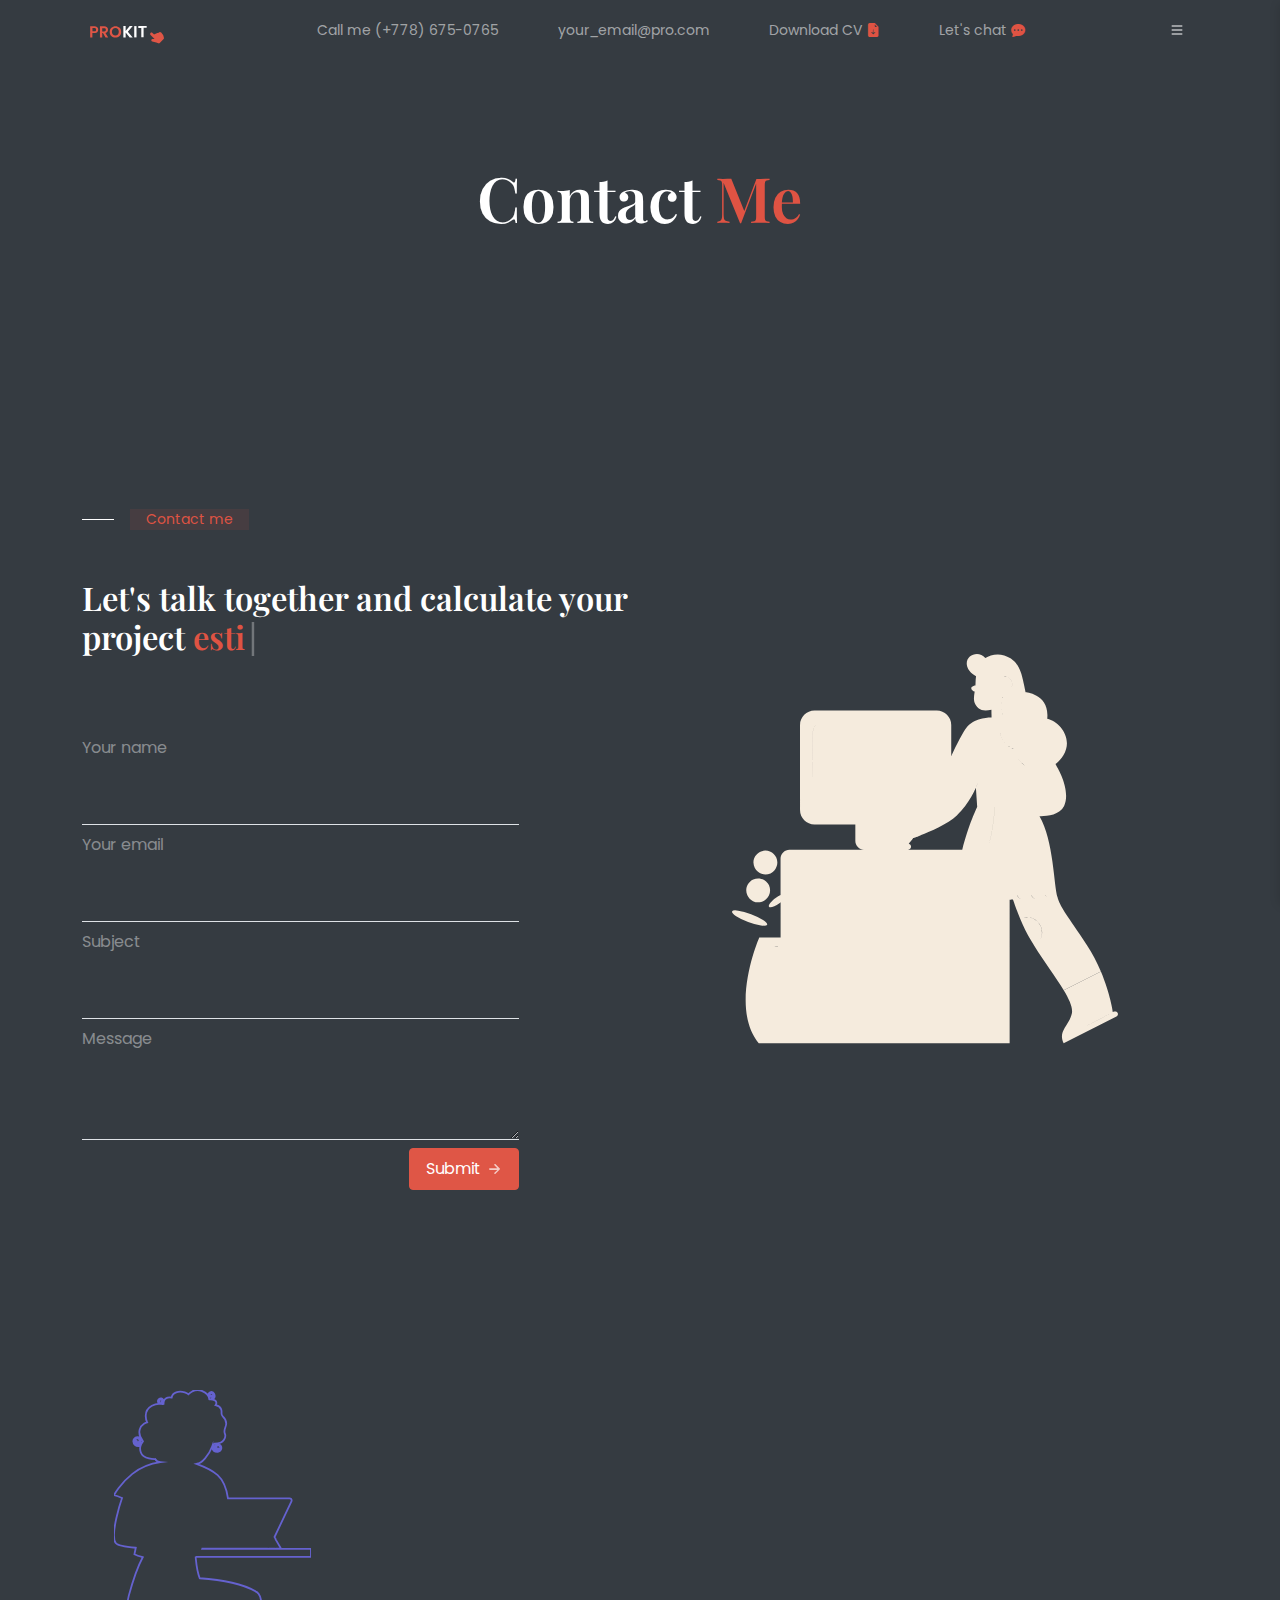
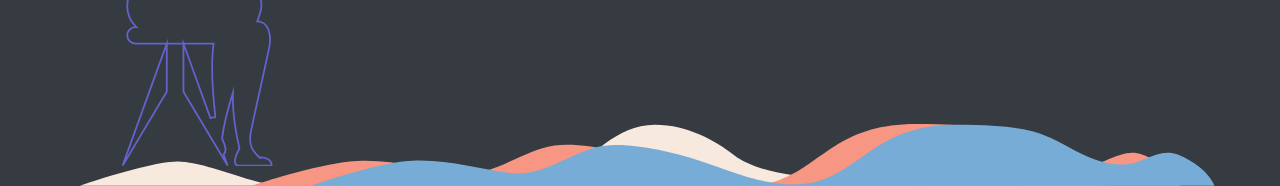
<file: dark-contact.html>
<!DOCTYPE html>
<html lang="en">

<head>
  <meta charset="utf-8">
  <meta http-equiv="X-UA-Compatible" content="IE=edge">
  <meta name="viewport" content="width=device-width, initial-scale=1, shrink-to-fit=no">

  <!-- Fonts -->
  <link rel="preconnect" href="https://fonts.gstatic.com">
  <link href="https://fonts.googleapis.com/css2?family=Playfair+Display:wght@600&family=Poppins:wght@300;400&display=swap" rel="stylesheet">

  <!-- Bootstrap icons -->
  <link rel="stylesheet" href="https://cdn.jsdelivr.net/npm/bootstrap-icons@1.4.1/font/bootstrap-icons.css">

  <!-- Torus Kit `.css` file -->
  <link rel="stylesheet" href="./assets/css/style.min.css">

  <!-- Torus Kit `.js` file -->
  <script src="./assets/js/toruskit.min.js"></script>

  <title>Pro - Beautiful Responsive Bootstrap 5 HTML Template</title>

</head>

<body class="theme-dark bg-dark">

  <!-- - - - - - - - - - - - - - - - - - - - - - - - - - - - - - - - - - - - - -->
  <!-- Navigation -->
  <!-- - - - - - - - - - - - - - - - - - - - - - - - - - - - - - - - - - - - - -->

  <nav class="navbar navbar-expand-lg fixed-top bg-dark navbar-dark">
    <div class="container">

      <!-- Logo -->
      <a class="navbar-brand" href="./">
        <img src="./assets/img/logo-w.svg" alt="Logo">
      </a>

      <!-- Togglers -->
      <div class="d-flex ms-auto order-lg-1">
        <!-- Top navigation toggler -->
        <button class="navbar-toggler" type="button" data-bs-toggle="collapse" data-bs-target="#topNavbar" aria-controls="topNavbar" aria-expanded="false" aria-label="Toggle navigation">
          <i class="bi bi-three-dots-vertical"></i>
        </button>

        <!-- Offscreen navigation toggler -->
        <button class="btn shadow-no position-relative center-both text-white" id="off-toggler" type="button" aria-expanded="false" aria-label="Toggle navigation" data-tor="click:class.toggle(active, {target: body})">
          <!-- <i class="bi bi-list h4 mb-0 z-index-1 center-both"></i> -->
          <i class="bi bi-arrow-left-short position-absolute d-flex" data-tor="hover(#off-toggler):reveal(left) delay(100ms) quad"></i>
          <svg xmlns="http://www.w3.org/2000/svg" width="16" height="16" viewBox="0 0 16 16" data-tor-group="path => hover(#off-toggler):scaleX.to(0) originX(0%) quad delay(/+100ms/);">
            <path fill="currentColor" d="M2.5 4c0-.3.2-.5.5-.5h10c.3 0 .5.2.5.5s-.2.5-.5.5H3c-.3 0-.5-.2-.5-.5z" />
            <path fill="currentColor" d="M2.5 8c0-.3.2-.5.5-.5h10c.3 0 .5.2.5.5s-.2.5-.5.5H3c-.3 0-.5-.2-.5-.5z" />
            <path fill="currentColor" d="M2.5 12c0-.3.2-.5.5-.5h10c.3 0 .5.2.5.5s-.2.5-.5.5H3c-.3 0-.5-.2-.5-.5z" />
          </svg>
          <span class="circle circle-md position-absolute bg-opacity-10" data-tor="hover(#off-toggler):[bg(dark) scale.from(0)]"></span>
        </button>
      </div>

      <!-- Navigation -->
      <div class="collapse navbar-collapse small order-lg-0" id="topNavbar">
        <ul class="navbar-nav d-flex w-100 justify-content-evenly px-2 px-lg-7 links-dark">
          <li class="nav-item">
            <a class="nav-link" href="#">Call me (+778) 675-0765</a>
          </li>
          <li class="nav-item">
            <a class="nav-link" href="#">your_email@pro.com</a>
          </li>
          <li class="nav-item">
            <a class="nav-link" href="#">Download CV
              <i class="bi bi-file-earmark-arrow-down-fill text-primary"></i>
            </a>
          </li>
          <li class="nav-item">
            <a class="nav-link" href="#">Let's chat
              <i class="bi bi-chat-dots-fill text-primary"></i>
            </a>
          </li>
        </ul>
      </div>

    </div>
  </nav>
  <!-- Offscreen backdrop -->
  <div id="offscreen-backdrop" class="z-index-master w-h-100 fixed-top bg-black bg-opacity-50" data-tor="active(body):[fade.in @pointer-events(none;auto)] click:class.remove(active, {target: body})"></div>

  <!-- Offscreen navigation -->
  <nav id="offscreen-nav" class="overflow-auto position-fixed z-index-master end-0 bg-white shadow w-80 w-sm-auto p-5 pe-8 h-100" data-tor="active(body):pull.left(full)">
    <button type="button" class="btn-close position-absolute top-0 end-0 m-3" data-tor="click:class.remove(active, {target: body})" aria-label="Close"></button>
    <ul class="nav flex-column links-dark nav-style-opacity nav-style-hover-primary" data-tor-group="
      .nav-item => active(body):[fade.in pull.left(sm)] delay(/25ms+25ms/) slow;
      .nav-link => hover:push.right(xs) quad;
    ">

      <li class="nav-item">
        <a class="nav-link transition-unset" href="#home">Home</a>
      </li>

      <li class="nav-item">
        <a class="nav-link transition-unset" href="#services">Services</a>
      </li>

      <li class="nav-item">
        <a class="nav-link transition-unset" href="#skills">Skills</a>
      </li>

      <li class="nav-item">
        <a class="nav-link transition-unset" href="#experience">Experience</a>
      </li>

      <li class="nav-item">
        <a class="nav-link transition-unset" href="#portfolio">Portfolio</a>
      </li>

      <li class="nav-item">
        <a class="nav-link transition-unset" href="#testimonials">Testimonials</a>
      </li>

      <li class="nav-item">
        <a class="nav-link transition-unset" href="#work-process">Work Process</a>
      </li>

      <li class="nav-item">
        <a class="nav-link transition-unset" href="#contact">Contact</a>
      </li>

      <li class="nav-item">
        <a class="nav-link transition-unset" href="#stay-connected">Stay connected</a>
      </li>

      <li class="nav-item">
        <h6 class="text-primary font-sans-serif small text-uppercase opacity-50 mt-5 ms-3">Subpages</h6>
        <ul class="nav flex-column">

          <li class="nav-item">
            <a class="nav-link transition-unset" href="./dark-services.html">Services</a>
          </li>

          <li class="nav-item">
            <a class="nav-link transition-unset" href="./dark-portfolio.html">Portfolio</a>
          </li>

          <li class="nav-item">
            <a class="nav-link transition-unset" href="./dark-contact.html">Contact</a>
          </li>

          <li class="nav-item">
            <a class="nav-link transition-unset" href="./dark-404.html">404</a>
          </li>

        </ul>
      </li>
    </ul>
  </nav>

  <h1 class="text-center pt-8 pb-7">
    <span>Contact</span>
    <span class="text-primary">Me</span>
  </h1>

  <section id="contact" class="py-5 py-md-8">
    <div class="container py-4">
      <div class="row row-cols-1 row-cols-md-2 center-v">

        <div class="col">
          <!-- Badge -->
          <div class="title-badge d-inline-block mb-6 bg-primary text-primary bg-opacity-10 px-3 small">Contact me</div>

          <h2 class="mb-7 overflow-hidden mb-5" data-tor-group=".fx => scroll:[@width(0;auto) @visibility(hidden;visible), {start: /10+5/, end: /10+5/}];">
            Let&#39;s talk together and calculate your project
            <span class="text-primary">

              <span class="text-nowrap"><span class="fx">e</span><span class="fx">s</span><span class="fx">t</span><span class="fx">i</span><span class="fx">m</span><span class="fx">a</span><span class="fx">t</span><span class="fx">e</span></span>

              <span class="text-white text-opacity-30 ms-n1" data-tor="loop:blink">|</span>
            </span>
          </h2>

          <form class="w-md-80 form-clean inputs-transparent" data-tor-group=".form-control => !focus:[border(dark) bg(light)];">
            <div class="mb-2">
              <label for="contact-name" class="form-label opacity-70">Your name</label>
              <input type="text" class="form-control p-3 border-bottom" id="contact-name" aria-describedby="contact-name">
            </div>
            <div class="mb-2">
              <label for="contact-email" class="form-label opacity-70">Your email</label>
              <input type="email" class="form-control p-3 border-bottom" id="contact-email" aria-describedby="contact-email">
            </div>
            <div class="mb-2">
              <label for="contact-subject" class="form-label opacity-70">Subject</label>
              <input type="email" class="form-control p-3 border-bottom" id="contact-subject" aria-describedby="contact-subject">
            </div>
            <div class="mb-2">
              <label for="contact-message" class="form-label opacity-70">Message</label>
              <textarea class="form-control p-3 border-bottom" id="contact-message" rows="2"></textarea>
            </div>
            <button type="submit" class="btn btn-primary btn-arrow py-2 px-3 float-md-end w-100 w-md-auto">Submit</button>
          </form>
        </div>

        <div class="col">
          <div class="px-md-7 d-none d-md-block" data-tor-group="
            #vase-wfh-10_1_, #cupboard_1_ => inview:scale.from(0) originY(100%);
            #female-wfh-10_1_       => inview:[pull.right(md) fade.in];
            #computer-wfh-10_1_     => inview:[pull.left(md) fade.in] wait(300ms) click:class.toggle(active, {target: #illustration-contact});
            #message-wfh-10_1_      => active(#illustration-contact):scale.to(0) hover:scale.to(85%) slow;
            #message-head-wfh-10_1_ => active(#illustration-contact):scale.from(0) slow;
            #message-wfh-10_1_ .illustration-loop     => loop:glow(3rem, {color: --bs-blue, duration: 3s});

            .illustration-reveal    => delay(/+100ms/) slow;
            .illustration-interaction => mouseX:@parallax(/+3/);
          ">
            <svg version="1.1" id="illustration-contact" xmlns="http://www.w3.org/2000/svg" x="0" y="0" viewBox="0 0 862.5 870.6" xml:space="preserve">
              <style>
                .st0 {
                  fill: #404040
                }

              </style>
              <path class="st0" d="M688.2 605c9.7 16.6 4.1 37.9-12.5 47.5 22 35.1 48.3 70.2 65.6 99l83-42.2c-8.6-20.5-19-40.1-31.1-58.7-46-70.4-56.4-79-65.4-105.5.1 0 .1-.1.2-.1-.3-.8-.5-1.5-.8-2.3-8-24.7-8.3-125.9-40.1-180.4 13.8.4 44.6-1.2 55-22.6 15.5-35.7-13.5-83-19.3-93.7-14.5 12.6-74.4 29-93.7-33.8-24.8-11.3-31.3-29.8-31.3-45.9.1 16.1 6.5 34.5 31.3 45.8 19.3 62.8 79.2 46.3 93.7 33.8.5-.4 1.1-.9 1.7-1.4 6.1-5.1 11.4-11 15.7-17.7 23.1-37-7-75.7-35.8-82.2 5.8-55.1-48.3-58.9-48.3-58.9s-2.9-14.4-5.8-27c-4.2-18.1-10.3-45.5-41.9-55.4-17.3-5.4-32.5 0-42.3 5.5C549.9-10 518 3.6 525.7 28.6c4.2 13.7 19.6 21.1 19.6 21.1v.1c19.2 10.2 43.1 15.5 43.1 15.5s15.5-22.3 29-13.6c9.5 6.1 10.5 15.8 6.9 23.7 3.5-7.9 2.4-17.4-7-23.5-13.4-8.7-28.9 13.5-28.9 13.5s-23.9-5.3-43.1-15.5c-.6 5-1 10-1.1 15-.1 1.9-.1 3.7-.3 5.5 0 0-8.7 1.5-9.2 5.5-.6 4.9 7.5 8.2 7.5 8.2-1.7 11.2-3.2 19.8 1.8 29 4.4 8.1 12.9 17.1 35.7 11.4l.1 10.5h.1l.1 7s-37.9-1.3-56.2 22.8c-8.1 10.7-21.6 37.2-33.9 63.1v-69.3c0-17.9-14.5-32.4-32.4-32.4H184.4c-17.9.1-32.4 14.6-32.4 32.4v190.1c0 17.9 14.5 32.4 32.4 32.4h91.2v36.8c0 10.7 8.6 19.3 19.3 19.3h12.2-178.6c-11 0-20 9-20 20v81.4c-3.4 1.6-7.2 3.8-11 6.6-10.5 7.6-17.1 16.4-14.8 19.6 2.3 3.2 12.7-.3 23.3-8 .9-.7 1.8-1.3 2.6-2v78.4H61s9.2 20.7 33.3 20.7c5.5 0 10.2-1.1 14.2-2.7v.1c-4 1.7-8.8 2.8-14.3 2.8C70.1 654 61 633.3 61 633.3s-67.8 155-1.2 236.6h68.9l.1-.1H461v.1h133.3c.3 0 .6 0 .9-.1h25.2V549.1h.5c.6 0 1.1-.1 1.6-.1h.4c.5-.1.9-.1 1.4-.2h.2c1.1-.2 2.2-.6 3.2-1 1.3-.5 2.6-1.2 3.7-2.1-1.2.9-2.5 1.6-3.8 2.2 3.4 9.8 8.7 25.3 16.1 43 7.1 17.2 15.5 34 24.9 50 2.3 3.9 4.7 7.7 7.1 11.6 10.6-6.2 17.1-17.6 17-29.9 0-4.9-1-9.7-3-14.2-7.9-17.5-28.4-25.4-46-17.5 16.2-7.4 35.5-1.3 44.5 14.1zM181 323.3l-.1-82.5h.1v82.5zm388.5 113.9c12.4-29.9 16.4-75.7 17.6-95.6h.1c-1.2 19.9-5.1 65.7-17.7 95.6zm91.1 110.1zm8-7.7c.1-.1.1-.2.2-.3 1.7 3.4 4.5 6.2 7.9 7.9 4.8 2.4 10.1 2.4 14.7.6-8.5 3.5-18.4.1-22.8-8.2zm23.9 7.7zm34.6-1.6c-.1 0-.1 0 0 0-.1 0-.1 0 0 0zm-24.2-3c4.7 5.6 12 7.6 18.6 5.7-8.1 2.4-16.9-1.1-21-8.8.1-.1.1-.2.2-.3.6 1.2 1.3 2.3 2.2 3.4zm20 5.3c-.2.1-.4.1-.6.2.2-.1.4-.2.6-.2zM606.7 88.6c-6.2 14.6-6.9 31.1-1.8 46.2v.1h-.1c-5-15.2-4.4-31.6 1.9-46.3zm-61.8 210.5l7.6-18.5-7.5 18.5 2.9 42.5c-1 2-19 38.4-33.4 95.6H379.1h14.3c3.8 0 6.8-3.1 6.8-6.8 0-3.3-2.3-5.9-5.3-6.6 6.3-6.8 10.1-12.6 10.1-12.6s6.5-2.1 16.3-5.9l-.1-.1c21.9-8.4 60.6-25 81.2-44.3 28.9-27.1 42.5-61.8 42.5-61.8zM198.1 155.2c-9.4 0-17.1 7.7-17.1 17.2v64.4h-.1v-64.4c0-9.5 7.7-17.2 17.2-17.2zm438.6 384.4c.1-.1.1-.2.2-.3 1.7 3.4 4.5 6.2 7.9 7.9 4.8 2.4 10.1 2.4 14.7.6-8.5 3.5-18.4.1-22.8-8.2z" />
              <path class="st0" d="M862.1 802.6c-1.1-3.2-4.6-4.8-7.7-3.7l-74.1 37.9c0-.1-2-2.8-5.3-6.4 3.3 3.5 5.3 6.2 5.3 6.2l74.1-37.9c-.3.1-.5.2-.8.3l-2.5 1.2c.1.1-5.6-40.7-26.8-90.9l-83 42.2c12.9 21.5 20.8 39.7 18.1 51.7-1 4.2-2.4 8.3-4.3 12.2h.1c-9.2 19.3-25.4 31-14.1 54.5l118-59.9c2.7-1.4 4-4.5 3-7.4zM692.7 622.6z" />
              <ellipse transform="rotate(-69.341 39.348 589.985)" class="st0" cx="39.3" cy="590" rx="9.3" ry="41.9" />
              <path class="st0" d="M46.9 552.2s0-.1 0 0c13.3 6.3 29.2.8 35.6-12.5 3.4-7.1 3.5-15.5.2-22.7h.1c-6.2-13.4-22-19.3-35.4-13.1-13.4 6.2-19.3 22-13.1 35.4 2.5 5.7 7 10.2 12.6 12.9zM95.6 482.4zM48 466.7c.2 7.8 3.9 15.3 10.1 20.1 11.6 9.1 28.3 7.2 37.5-4.4-.4-.4-.7-.8-1.1-1.2.4.4.8.8 1.1 1.2 3.8-4.9 5.9-10.9 5.7-17.1-.3-14.7-12.5-26.4-27.3-26.1-14.7.3-26.4 12.5-26.1 27.2-.1 0-.3.1-.4.1l.5.2z" />
            </svg>
          </div>
        </div>

      </div>
    </div>
    <!-- end .container -->
  </section>
  <!-- end #work-process -->
  <section id="stay-connected">
    <div class="container position-relative pb-1 overflow-hidden overflow-sm-visible">
      <div class="row">

        <div class="col-md-3 my-3">
          <div class="d-none d-md-block px-5">
            <svg version="1.1" id="illustration-footer" xmlns="http://www.w3.org/2000/svg" x="0" y="0" viewBox="0 0 660.3 1260.5" xml:space="preserve">
              <style>
                .st0 {
                  fill: #404040
                }

              </style>
              <path class="st0" d="M176.9 1011.3V849.8L28.8 1259z" />
              <path class="st0" d="M660.2 532.8H542.9c0-.2.1-.4.2-.8h13.6l-.2-.4H559.8l-17.5-30.1c-1.1-3.4-2.5-6.5-4.2-8.8l56.7-119.5c.5-1 .7-2 .7-3.1 0-4-3.2-7.2-7.2-7.2H382c-3.6-24.3-12.5-57.2-34.5-77.3-20.1-18.3-56.9-32.9-71.1-38 .4-.1.8-.3 1.2-.4 16.3 0 40.6-29 51.4-58-.1 2.1.2 4.2.7 6.3 2 7.1 8.4 12 15.8 12 1.5 0 3-.2 4.5-.6 7.2-2 11.3-9.5 9.3-16.7-1.7-6-7.9-9.5-13.9-7.8-5 1.4-7.9 6.6-6.5 11.6 1.2 4.2 5.6 6.6 9.8 5.4 1.1-.3 1.7-1.4 1.4-2.5-.3-1.1-1.4-1.7-2.5-1.4-2 .6-4.2-.6-4.8-2.7-.8-2.9.8-5.9 3.7-6.7 3.9-1.1 7.9 1.1 9 5 1.4 5.1-1.5 10.3-6.6 11.8-6.6 1.9-13.5-2-15.4-8.6-1.5-5-.4-10.4 2.9-14.5 36.6.6 37.4-25.5 36.4-29.9-1-4.6-6.2-9.7.5-25.1 6.7-15.4-.6-28.7-8.8-36.4-8.2-7.7-1-13.4-5.5-24.1-4.5-10.7-18.6-13.3-18.6-13.3s5.6-8.1 0-14.3c-2.3-2.5-6.2-3.7-10.1-4.3.3-.1.6-.3.8-.5 7.3-5.3 7.1-13.3 4.6-18.9-2.3-5.2-8.2-7.6-13.5-5.6-2 .8-3.7 2.4-4.5 4.5-.8 2.1-.8 4.5.2 6.6 1.6 3.6 5.8 5.3 9.5 3.9 1-.4 1.5-1.6 1.1-2.6-.4-1-1.6-1.5-2.6-1.1-1.7.6-3.6-.2-4.4-1.9-.5-1-.5-2.3-.1-3.4s1.2-1.9 2.3-2.3c3.3-1.2 7 .3 8.4 3.5 1 2 3.4 9.1-3.3 14-2.7 1.9-6 2.8-9.3 2.5-.3-4-2.9-20.1-25.5-28.5-26.1-9.7-44.3 11.7-44.3 11.7s-19.9-14.1-41-6.4c-13.9 5-15.4 17.4-15.4 17.4-4.4-.7-8.9-.7-13.2.2-3 .7-5.8 2.1-8.1 4.1-1.9 1.7-3.4 3.8-4.3 6.2-1.2 3.4-1.8 7-1.6 10.7-7.9 2.8-12.3-3.2-13.5-5.1-1.8-3-1-6.9 1.8-8.9.9-.6 2.1-.8 3.2-.6 1.2.3 2.2 1 2.8 2 1 1.6.6 3.6-.9 4.7-.9.6-1.1 1.9-.5 2.8.6.9 1.9 1.1 2.8.5 3.3-2.3 4.2-6.7 2.1-10.1-1.2-1.9-3.2-3.3-5.4-3.8s-4.5-.1-6.3 1.2c-4.6 3.2-5.9 9.4-3 14.2.6 1 1.4 2 2.2 2.9-7.1-.2-15.3 1.5-24.3 6.3-34 18.3-16 56.1-16 56.1s-20 4-25.1 24.3c-4.3 17.1 6.3 32.8 11.1 38.9-3.2 6.4-9.4 11.8-15.1 12.1-6.9.4-12.8-4.8-13.2-11.7-.3-5.3 3.7-9.8 9-10.1 4-.3 7.5 2.8 7.7 6.8.2 3-2.1 5.5-5.1 5.7-2.1.1-4-1.5-4.1-3.7 0-1.1-1-2-2.1-1.9-1.1 0-2 1-1.9 2.1.3 4.4 4 7.8 8.4 7.5 5.2-.3 9.2-4.7 8.9-9.9-.4-6.2-5.7-10.9-11.9-10.6-7.5.4-13.2 6.8-12.8 14.3.5 8.7 7.7 15.5 16.4 15.5h1c2.5-.2 5-.9 7.2-2.2-2.2 5.3-3.1 12.7.2 22.6 8.2 25.1 48.7 23 48.7 23 3.4 7.3 10.4 9.9 17.1 10.5-23.5 3.3-60.3 12.6-93.9 39.2C19.3 314.5.2 352.4.2 352.4s11 2.6 26.8 9.6c-1.5 4.2-41.5 122-21.3 151 5.7 8.2 32.7 13 67.3 15.8l-4.5 21.8s8.8 4.9 27.9 9.9c-3 5.5-25.1 48.5-47 129.6-12.5 46.2 1.4 81.8 25.6 104.7h-3.3c-15.2 0-27.5 12.3-27.5 27.5s12.3 27.5 27.5 27.5h262.1c-9.7 72.3-.7 186.6 5.7 242.7.2 1.6-.1 3-.7 4.2-.1-.1-.1-.2-.1-.3 0 0-7.4.7-15.5 3.1l-90.4-249.7v161.5L380.9 1259l-13.5-37.4c4.8-4.8 10.2-14.9 2.7-33.9-1.6-4.1-7.8-18.9-7.8-18.9 4.8-45.5 20-102.1 36.3-154-2.5 65.2 10.2 136.7 21.8 186.3l-6.1 13.6c-.1 0-.2.1-.4.1 0 0-22.8 44.5 6 44.6 12.3 0 108-.3 108-.3s3.7-22.8-27.8-27.1c-4.4-.6-14.4-2-14.4-2s.1.2.3.5c-.2-.1-.2-.2-.2-.2-21.7-21.4-33.7-36.8-28.1-77.5 4.2-29.3 54-244.1 63.5-295.3 5.7-30.8-.1-81.1-40.9-81.7 5.7-17.1 10.2-30.5 11.2-34.5 5.5-21 3.2-60.6-19.5-66.8 2.3.3 3.6.8 3.6.8-34.7-19.8-81.3-37.7-188.3-44.3-10.5-27.5-11.5-50.2-13.5-70.5 1.3-.5 2.5-.9 3.6-1.4h382.8v-26.3zm-119.1 0h-21.5c.1-.2.1-.5.2-.8h18.9c.9.4 1.7.7 2.4.8zm-245.2-.8H514.2l2.1.8H295.7c.1-.3.1-.5.2-.8z" />
            </svg>
          </div>
        </div>

        <div class="col-md-4 offset-md-1 center-both my-3">
          <div class="text-center" data-tor-group=".fx => inview:reveal(up) delay(/+100ms/);">
            <h2 class="fx mb-5">Stay Connected</h2>
            <p class="fx opacity-50 fw-500 mb-2">United States Of America</p>
            <a href="mailto:#" class="fx text-light h3 font-sans-serif d-block mb-3">your_email@pro.com</a>
            <p class="fx">(+778) 675-0765</p>
          </div>
        </div>
      </div>
      <!-- end .row -->

      <div class="position-absolute bottom-0 z-index-n1 w-100">
        <svg xmlns="http://www.w3.org/2000/svg" viewBox="0 0 1363 74.1" class="w-100 overflow-visible" data-tor-group="path => mouseX:@parallax(/+3/);">
          <path d="M0 73.9s85-29 117-29 86 25 111 27 323 5 354-13 58.6-58 106-58c39.5 0 74 19.9 94 36 26.5 21.4 90 30 122 26s338.5 11 338.5 11H0z" fill="#f8e9de" />
          <path d="M208.1 74.1s81.9-27.9 127.1-30 84.1 11.3 123.1 15.4 76.9-29.8 112.9-33.9 92.3 9.2 134.4 24.6c42.1 15.4 96.4 34.9 142.6 13.3C894.3 42.1 916.8 0 1003 0s105.7 10.3 137.5 27.7 60.5 27.7 88.2 16.4c27.7-11.3 35.9-14.4 60.5 0s30.8 29.8 30.8 29.8l-1111.9.2z" fill="#f79682" />
          <path d="M283 73.9s77-28 121-30 82 11 120 15 75-29 110-33 90 9 131 24 94 34 139 13 67-62 151-62 103 10 134 27 59 27 86 16 35-14 59 0 29 30 29 30H283z" fill="#77acd7" />
        </svg>
      </div>

    </div>
    <!-- end .container -->
  </section>
  <!-- end #footer -->
  <!-- - - - - - - - - - - - - - - - - - - - - - - - - - - - - - - - - - - - - -->
  <!-- Scripts -->
  <!-- - - - - - - - - - - - - - - - - - - - - - - - - - - - - - - - - - - - - -->

  <!-- Bootstrap `.js` file -->
  <script src="./assets/js/bootstrap.bundle.min.js"></script>
</body>

</html>
</file>
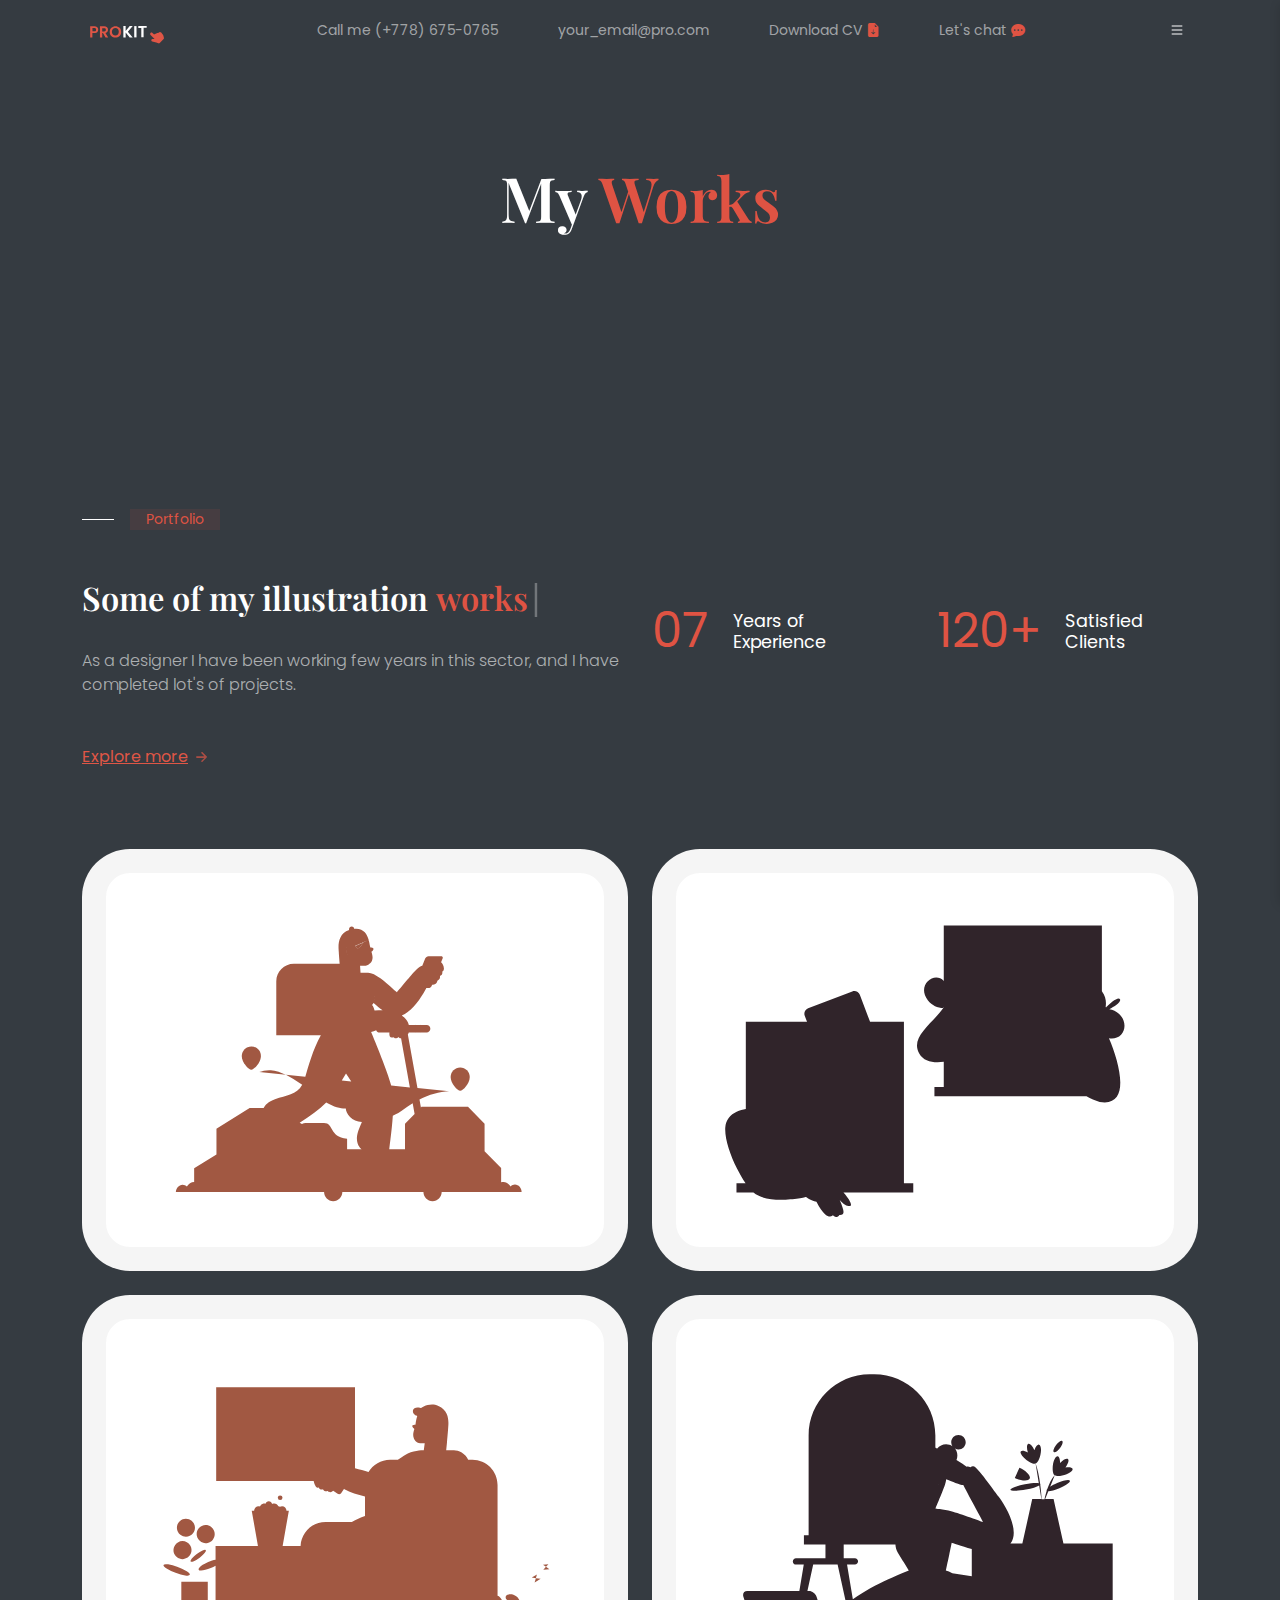
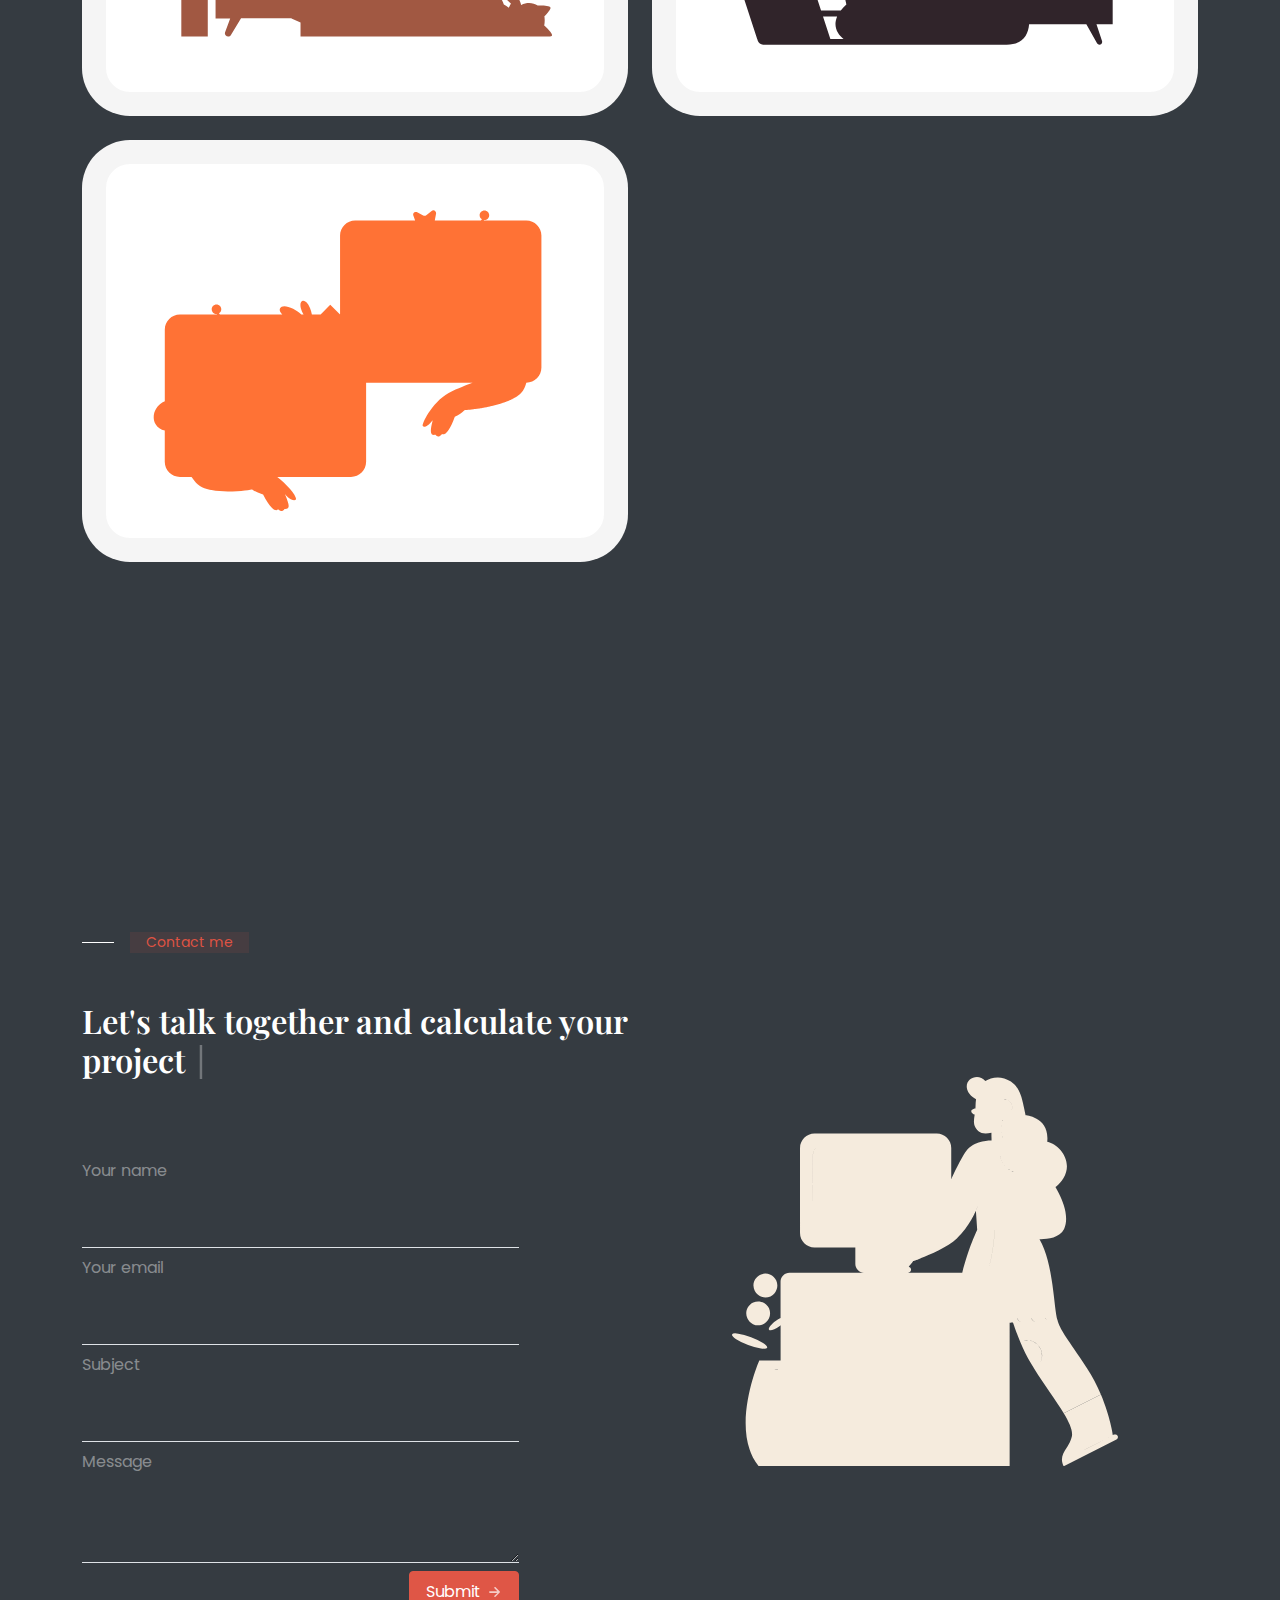
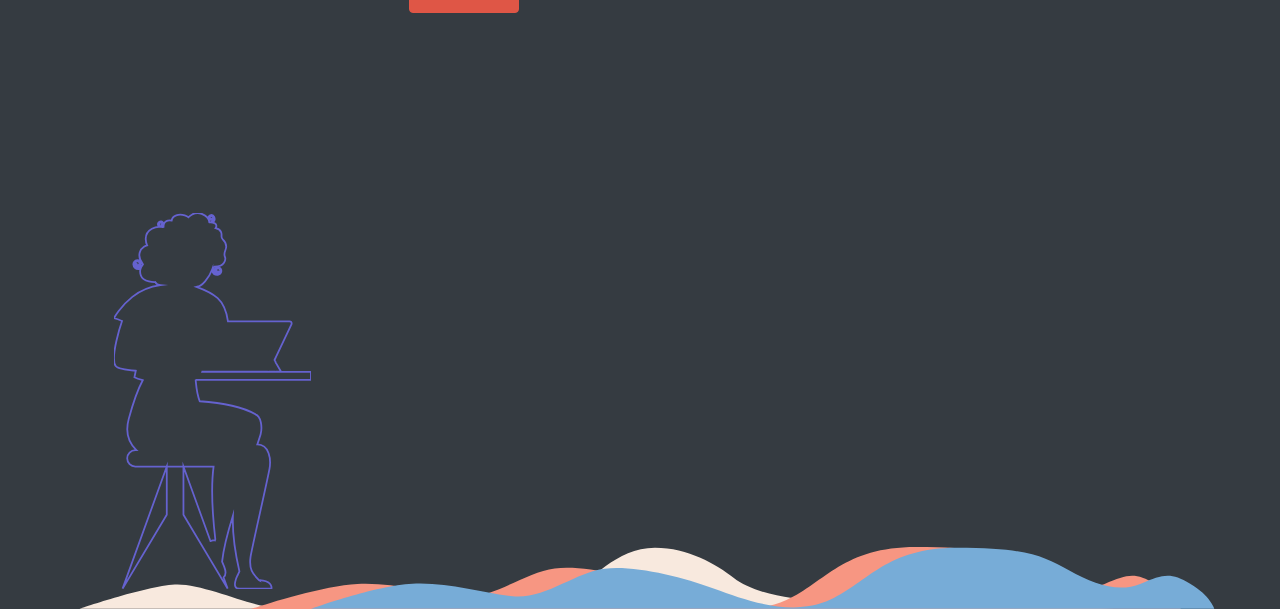
<file: dark-portfolio.html>
<!DOCTYPE html>
<html lang="en">

<head>
  <meta charset="utf-8">
  <meta http-equiv="X-UA-Compatible" content="IE=edge">
  <meta name="viewport" content="width=device-width, initial-scale=1, shrink-to-fit=no">

  <!-- Fonts -->
  <link rel="preconnect" href="https://fonts.gstatic.com">
  <link href="https://fonts.googleapis.com/css2?family=Playfair+Display:wght@600&family=Poppins:wght@300;400&display=swap" rel="stylesheet">

  <!-- Bootstrap icons -->
  <link rel="stylesheet" href="https://cdn.jsdelivr.net/npm/bootstrap-icons@1.4.1/font/bootstrap-icons.css">

  <!-- Torus Kit `.css` file -->
  <link rel="stylesheet" href="./assets/css/style.min.css">

  <!-- Torus Kit `.js` file -->
  <script src="./assets/js/toruskit.min.js"></script>

  <title>Pro - Beautiful Responsive Bootstrap 5 HTML Template</title>

</head>

<body class="theme-dark bg-dark">

  <!-- - - - - - - - - - - - - - - - - - - - - - - - - - - - - - - - - - - - - -->
  <!-- Navigation -->
  <!-- - - - - - - - - - - - - - - - - - - - - - - - - - - - - - - - - - - - - -->

  <nav class="navbar navbar-expand-lg fixed-top bg-dark navbar-dark">
    <div class="container">

      <!-- Logo -->
      <a class="navbar-brand" href="./">
        <img src="./assets/img/logo-w.svg" alt="Logo">
      </a>

      <!-- Togglers -->
      <div class="d-flex ms-auto order-lg-1">
        <!-- Top navigation toggler -->
        <button class="navbar-toggler" type="button" data-bs-toggle="collapse" data-bs-target="#topNavbar" aria-controls="topNavbar" aria-expanded="false" aria-label="Toggle navigation">
          <i class="bi bi-three-dots-vertical"></i>
        </button>

        <!-- Offscreen navigation toggler -->
        <button class="btn shadow-no position-relative center-both text-white" id="off-toggler" type="button" aria-expanded="false" aria-label="Toggle navigation" data-tor="click:class.toggle(active, {target: body})">
          <!-- <i class="bi bi-list h4 mb-0 z-index-1 center-both"></i> -->
          <i class="bi bi-arrow-left-short position-absolute d-flex" data-tor="hover(#off-toggler):reveal(left) delay(100ms) quad"></i>
          <svg xmlns="http://www.w3.org/2000/svg" width="16" height="16" viewBox="0 0 16 16" data-tor-group="path => hover(#off-toggler):scaleX.to(0) originX(0%) quad delay(/+100ms/);">
            <path fill="currentColor" d="M2.5 4c0-.3.2-.5.5-.5h10c.3 0 .5.2.5.5s-.2.5-.5.5H3c-.3 0-.5-.2-.5-.5z" />
            <path fill="currentColor" d="M2.5 8c0-.3.2-.5.5-.5h10c.3 0 .5.2.5.5s-.2.5-.5.5H3c-.3 0-.5-.2-.5-.5z" />
            <path fill="currentColor" d="M2.5 12c0-.3.2-.5.5-.5h10c.3 0 .5.2.5.5s-.2.5-.5.5H3c-.3 0-.5-.2-.5-.5z" />
          </svg>
          <span class="circle circle-md position-absolute bg-opacity-10" data-tor="hover(#off-toggler):[bg(dark) scale.from(0)]"></span>
        </button>
      </div>

      <!-- Navigation -->
      <div class="collapse navbar-collapse small order-lg-0" id="topNavbar">
        <ul class="navbar-nav d-flex w-100 justify-content-evenly px-2 px-lg-7 links-dark">
          <li class="nav-item">
            <a class="nav-link" href="#">Call me (+778) 675-0765</a>
          </li>
          <li class="nav-item">
            <a class="nav-link" href="#">your_email@pro.com</a>
          </li>
          <li class="nav-item">
            <a class="nav-link" href="#">Download CV
              <i class="bi bi-file-earmark-arrow-down-fill text-primary"></i>
            </a>
          </li>
          <li class="nav-item">
            <a class="nav-link" href="#">Let's chat
              <i class="bi bi-chat-dots-fill text-primary"></i>
            </a>
          </li>
        </ul>
      </div>

    </div>
  </nav>
  <!-- Offscreen backdrop -->
  <div id="offscreen-backdrop" class="z-index-master w-h-100 fixed-top bg-black bg-opacity-50" data-tor="active(body):[fade.in @pointer-events(none;auto)] click:class.remove(active, {target: body})"></div>

  <!-- Offscreen navigation -->
  <nav id="offscreen-nav" class="overflow-auto position-fixed z-index-master end-0 bg-white shadow w-80 w-sm-auto p-5 pe-8 h-100" data-tor="active(body):pull.left(full)">
    <button type="button" class="btn-close position-absolute top-0 end-0 m-3" data-tor="click:class.remove(active, {target: body})" aria-label="Close"></button>
    <ul class="nav flex-column links-dark nav-style-opacity nav-style-hover-primary" data-tor-group="
      .nav-item => active(body):[fade.in pull.left(sm)] delay(/25ms+25ms/) slow;
      .nav-link => hover:push.right(xs) quad;
    ">

      <li class="nav-item">
        <a class="nav-link transition-unset" href="#home">Home</a>
      </li>

      <li class="nav-item">
        <a class="nav-link transition-unset" href="#services">Services</a>
      </li>

      <li class="nav-item">
        <a class="nav-link transition-unset" href="#skills">Skills</a>
      </li>

      <li class="nav-item">
        <a class="nav-link transition-unset" href="#experience">Experience</a>
      </li>

      <li class="nav-item">
        <a class="nav-link transition-unset" href="#portfolio">Portfolio</a>
      </li>

      <li class="nav-item">
        <a class="nav-link transition-unset" href="#testimonials">Testimonials</a>
      </li>

      <li class="nav-item">
        <a class="nav-link transition-unset" href="#work-process">Work Process</a>
      </li>

      <li class="nav-item">
        <a class="nav-link transition-unset" href="#contact">Contact</a>
      </li>

      <li class="nav-item">
        <a class="nav-link transition-unset" href="#stay-connected">Stay connected</a>
      </li>

      <li class="nav-item">
        <h6 class="text-primary font-sans-serif small text-uppercase opacity-50 mt-5 ms-3">Subpages</h6>
        <ul class="nav flex-column">

          <li class="nav-item">
            <a class="nav-link transition-unset" href="./dark-services.html">Services</a>
          </li>

          <li class="nav-item">
            <a class="nav-link transition-unset" href="./dark-portfolio.html">Portfolio</a>
          </li>

          <li class="nav-item">
            <a class="nav-link transition-unset" href="./dark-contact.html">Contact</a>
          </li>

          <li class="nav-item">
            <a class="nav-link transition-unset" href="./dark-404.html">404</a>
          </li>

        </ul>
      </li>
    </ul>
  </nav>

  <h1 class="text-center pt-8 pb-7">
    <span>My</span>
    <span class="text-primary">Works</span>
  </h1>

  <section id="portfolio" class="py-5 py-lg-8">
    <div class="container py-4">
      <!-- Title -->
      <div class="title-badge d-inline-block mb-6 bg-primary text-primary bg-opacity-10 px-3 small">Portfolio</div>

      <div class="row row-cols-1 row-cols-md-2 mb-7">
        <div class="col">

          <h2 class="mb-4 overflow-hidden mb-5" data-tor-group=".fx => scroll:[@width(0;auto) @visibility(hidden;visible), {start: /10+5/, end: /10+5/}];">
            Some of my illustration
            <span class="text-primary">

              <span class="text-nowrap"><span class="fx">w</span><span class="fx">o</span><span class="fx">r</span><span class="fx">k</span><span class="fx">s</span></span>

              <span class="text-white text-opacity-30 ms-n1" data-tor="loop:blink">|</span>
            </span>
          </h2>

          <p class="mb-6">As a designer I have been working few years in this sector, and I have completed lot's of projects.</p>
          <a href="#" class="btn-link btn-arrow">Explore more</a>
        </div>
        <div class="col">
          <div class="row row-cols-md-2 mt-4">
            <!-- col -->
            <div class="col center-v">
              <div class="display-5 font-sans-serif text-primary me-4">07</div>
              <h3 class="h5 mb-0 font-sans-serif w-md-30">Years of Experience</h3>
            </div>
            <!-- end .col -->
            <!-- col -->
            <div class="col center-v">
              <div class="display-5 font-sans-serif text-primary me-4">120+</div>
              <h3 class="h5 mb-0 font-sans-serif w-md-30">Satisfied Clients</h3>
            </div>
            <!-- end .col -->
          </div>
        </div>
      </div>
      <div class="row row-cosl-1 row-cols-md-2 g-4">

        <div class="col">
          <img class="img-fluid border border-dark border-opacity-5 portfolio-item bg-white" src="./assets/img/works/wfh_2.svg" alt="illustration">
        </div>

        <div class="col">
          <img class="img-fluid border border-dark border-opacity-5 portfolio-item bg-white" src="./assets/img/works/wfh_3.svg" alt="illustration">
        </div>

        <div class="col">
          <img class="img-fluid border border-dark border-opacity-5 portfolio-item bg-white" src="./assets/img/works/wfh_4.svg" alt="illustration">
        </div>

        <div class="col">
          <img class="img-fluid border border-dark border-opacity-5 portfolio-item bg-white" src="./assets/img/works/wfh_5.svg" alt="illustration">
        </div>

        <div class="col">
          <img class="img-fluid border border-dark border-opacity-5 portfolio-item bg-white" src="./assets/img/works/wfh_6.svg" alt="illustration">
        </div>

      </div>
    </div>
    <!-- end .container -->
  </section>
  <!-- end #portfolio -->
  <section id="contact" class="py-5 py-md-8">
    <div class="container py-4">
      <div class="row row-cols-1 row-cols-md-2 center-v">

        <div class="col">
          <!-- Badge -->
          <div class="title-badge d-inline-block mb-6 bg-primary text-primary bg-opacity-10 px-3 small">Contact me</div>

          <h2 class="mb-7 overflow-hidden mb-5" data-tor-group=".fx => scroll:[@width(0;auto) @visibility(hidden;visible), {start: /10+5/, end: /10+5/}];">
            Let&#39;s talk together and calculate your project
            <span class="text-primary">

              <span class="text-nowrap"><span class="fx">e</span><span class="fx">s</span><span class="fx">t</span><span class="fx">i</span><span class="fx">m</span><span class="fx">a</span><span class="fx">t</span><span class="fx">e</span></span>

              <span class="text-white text-opacity-30 ms-n1" data-tor="loop:blink">|</span>
            </span>
          </h2>

          <form class="w-md-80 form-clean inputs-transparent" data-tor-group=".form-control => !focus:[border(dark) bg(light)];">
            <div class="mb-2">
              <label for="contact-name" class="form-label opacity-70">Your name</label>
              <input type="text" class="form-control p-3 border-bottom" id="contact-name" aria-describedby="contact-name">
            </div>
            <div class="mb-2">
              <label for="contact-email" class="form-label opacity-70">Your email</label>
              <input type="email" class="form-control p-3 border-bottom" id="contact-email" aria-describedby="contact-email">
            </div>
            <div class="mb-2">
              <label for="contact-subject" class="form-label opacity-70">Subject</label>
              <input type="email" class="form-control p-3 border-bottom" id="contact-subject" aria-describedby="contact-subject">
            </div>
            <div class="mb-2">
              <label for="contact-message" class="form-label opacity-70">Message</label>
              <textarea class="form-control p-3 border-bottom" id="contact-message" rows="2"></textarea>
            </div>
            <button type="submit" class="btn btn-primary btn-arrow py-2 px-3 float-md-end w-100 w-md-auto">Submit</button>
          </form>
        </div>

        <div class="col">
          <div class="px-md-7 d-none d-md-block" data-tor-group="
            #vase-wfh-10_1_, #cupboard_1_ => inview:scale.from(0) originY(100%);
            #female-wfh-10_1_       => inview:[pull.right(md) fade.in];
            #computer-wfh-10_1_     => inview:[pull.left(md) fade.in] wait(300ms) click:class.toggle(active, {target: #illustration-contact});
            #message-wfh-10_1_      => active(#illustration-contact):scale.to(0) hover:scale.to(85%) slow;
            #message-head-wfh-10_1_ => active(#illustration-contact):scale.from(0) slow;
            #message-wfh-10_1_ .illustration-loop     => loop:glow(3rem, {color: --bs-blue, duration: 3s});

            .illustration-reveal    => delay(/+100ms/) slow;
            .illustration-interaction => mouseX:@parallax(/+3/);
          ">
            <svg version="1.1" id="illustration-contact" xmlns="http://www.w3.org/2000/svg" x="0" y="0" viewBox="0 0 862.5 870.6" xml:space="preserve">
              <style>
                .st0 {
                  fill: #404040
                }

              </style>
              <path class="st0" d="M688.2 605c9.7 16.6 4.1 37.9-12.5 47.5 22 35.1 48.3 70.2 65.6 99l83-42.2c-8.6-20.5-19-40.1-31.1-58.7-46-70.4-56.4-79-65.4-105.5.1 0 .1-.1.2-.1-.3-.8-.5-1.5-.8-2.3-8-24.7-8.3-125.9-40.1-180.4 13.8.4 44.6-1.2 55-22.6 15.5-35.7-13.5-83-19.3-93.7-14.5 12.6-74.4 29-93.7-33.8-24.8-11.3-31.3-29.8-31.3-45.9.1 16.1 6.5 34.5 31.3 45.8 19.3 62.8 79.2 46.3 93.7 33.8.5-.4 1.1-.9 1.7-1.4 6.1-5.1 11.4-11 15.7-17.7 23.1-37-7-75.7-35.8-82.2 5.8-55.1-48.3-58.9-48.3-58.9s-2.9-14.4-5.8-27c-4.2-18.1-10.3-45.5-41.9-55.4-17.3-5.4-32.5 0-42.3 5.5C549.9-10 518 3.6 525.7 28.6c4.2 13.7 19.6 21.1 19.6 21.1v.1c19.2 10.2 43.1 15.5 43.1 15.5s15.5-22.3 29-13.6c9.5 6.1 10.5 15.8 6.9 23.7 3.5-7.9 2.4-17.4-7-23.5-13.4-8.7-28.9 13.5-28.9 13.5s-23.9-5.3-43.1-15.5c-.6 5-1 10-1.1 15-.1 1.9-.1 3.7-.3 5.5 0 0-8.7 1.5-9.2 5.5-.6 4.9 7.5 8.2 7.5 8.2-1.7 11.2-3.2 19.8 1.8 29 4.4 8.1 12.9 17.1 35.7 11.4l.1 10.5h.1l.1 7s-37.9-1.3-56.2 22.8c-8.1 10.7-21.6 37.2-33.9 63.1v-69.3c0-17.9-14.5-32.4-32.4-32.4H184.4c-17.9.1-32.4 14.6-32.4 32.4v190.1c0 17.9 14.5 32.4 32.4 32.4h91.2v36.8c0 10.7 8.6 19.3 19.3 19.3h12.2-178.6c-11 0-20 9-20 20v81.4c-3.4 1.6-7.2 3.8-11 6.6-10.5 7.6-17.1 16.4-14.8 19.6 2.3 3.2 12.7-.3 23.3-8 .9-.7 1.8-1.3 2.6-2v78.4H61s9.2 20.7 33.3 20.7c5.5 0 10.2-1.1 14.2-2.7v.1c-4 1.7-8.8 2.8-14.3 2.8C70.1 654 61 633.3 61 633.3s-67.8 155-1.2 236.6h68.9l.1-.1H461v.1h133.3c.3 0 .6 0 .9-.1h25.2V549.1h.5c.6 0 1.1-.1 1.6-.1h.4c.5-.1.9-.1 1.4-.2h.2c1.1-.2 2.2-.6 3.2-1 1.3-.5 2.6-1.2 3.7-2.1-1.2.9-2.5 1.6-3.8 2.2 3.4 9.8 8.7 25.3 16.1 43 7.1 17.2 15.5 34 24.9 50 2.3 3.9 4.7 7.7 7.1 11.6 10.6-6.2 17.1-17.6 17-29.9 0-4.9-1-9.7-3-14.2-7.9-17.5-28.4-25.4-46-17.5 16.2-7.4 35.5-1.3 44.5 14.1zM181 323.3l-.1-82.5h.1v82.5zm388.5 113.9c12.4-29.9 16.4-75.7 17.6-95.6h.1c-1.2 19.9-5.1 65.7-17.7 95.6zm91.1 110.1zm8-7.7c.1-.1.1-.2.2-.3 1.7 3.4 4.5 6.2 7.9 7.9 4.8 2.4 10.1 2.4 14.7.6-8.5 3.5-18.4.1-22.8-8.2zm23.9 7.7zm34.6-1.6c-.1 0-.1 0 0 0-.1 0-.1 0 0 0zm-24.2-3c4.7 5.6 12 7.6 18.6 5.7-8.1 2.4-16.9-1.1-21-8.8.1-.1.1-.2.2-.3.6 1.2 1.3 2.3 2.2 3.4zm20 5.3c-.2.1-.4.1-.6.2.2-.1.4-.2.6-.2zM606.7 88.6c-6.2 14.6-6.9 31.1-1.8 46.2v.1h-.1c-5-15.2-4.4-31.6 1.9-46.3zm-61.8 210.5l7.6-18.5-7.5 18.5 2.9 42.5c-1 2-19 38.4-33.4 95.6H379.1h14.3c3.8 0 6.8-3.1 6.8-6.8 0-3.3-2.3-5.9-5.3-6.6 6.3-6.8 10.1-12.6 10.1-12.6s6.5-2.1 16.3-5.9l-.1-.1c21.9-8.4 60.6-25 81.2-44.3 28.9-27.1 42.5-61.8 42.5-61.8zM198.1 155.2c-9.4 0-17.1 7.7-17.1 17.2v64.4h-.1v-64.4c0-9.5 7.7-17.2 17.2-17.2zm438.6 384.4c.1-.1.1-.2.2-.3 1.7 3.4 4.5 6.2 7.9 7.9 4.8 2.4 10.1 2.4 14.7.6-8.5 3.5-18.4.1-22.8-8.2z" />
              <path class="st0" d="M862.1 802.6c-1.1-3.2-4.6-4.8-7.7-3.7l-74.1 37.9c0-.1-2-2.8-5.3-6.4 3.3 3.5 5.3 6.2 5.3 6.2l74.1-37.9c-.3.1-.5.2-.8.3l-2.5 1.2c.1.1-5.6-40.7-26.8-90.9l-83 42.2c12.9 21.5 20.8 39.7 18.1 51.7-1 4.2-2.4 8.3-4.3 12.2h.1c-9.2 19.3-25.4 31-14.1 54.5l118-59.9c2.7-1.4 4-4.5 3-7.4zM692.7 622.6z" />
              <ellipse transform="rotate(-69.341 39.348 589.985)" class="st0" cx="39.3" cy="590" rx="9.3" ry="41.9" />
              <path class="st0" d="M46.9 552.2s0-.1 0 0c13.3 6.3 29.2.8 35.6-12.5 3.4-7.1 3.5-15.5.2-22.7h.1c-6.2-13.4-22-19.3-35.4-13.1-13.4 6.2-19.3 22-13.1 35.4 2.5 5.7 7 10.2 12.6 12.9zM95.6 482.4zM48 466.7c.2 7.8 3.9 15.3 10.1 20.1 11.6 9.1 28.3 7.2 37.5-4.4-.4-.4-.7-.8-1.1-1.2.4.4.8.8 1.1 1.2 3.8-4.9 5.9-10.9 5.7-17.1-.3-14.7-12.5-26.4-27.3-26.1-14.7.3-26.4 12.5-26.1 27.2-.1 0-.3.1-.4.1l.5.2z" />
            </svg>
          </div>
        </div>

      </div>
    </div>
    <!-- end .container -->
  </section>
  <!-- end #work-process -->
  <section id="stay-connected">
    <div class="container position-relative pb-1 overflow-hidden overflow-sm-visible">
      <div class="row">

        <div class="col-md-3 my-3">
          <div class="d-none d-md-block px-5">
            <svg version="1.1" id="illustration-footer" xmlns="http://www.w3.org/2000/svg" x="0" y="0" viewBox="0 0 660.3 1260.5" xml:space="preserve">
              <style>
                .st0 {
                  fill: #404040
                }

              </style>
              <path class="st0" d="M176.9 1011.3V849.8L28.8 1259z" />
              <path class="st0" d="M660.2 532.8H542.9c0-.2.1-.4.2-.8h13.6l-.2-.4H559.8l-17.5-30.1c-1.1-3.4-2.5-6.5-4.2-8.8l56.7-119.5c.5-1 .7-2 .7-3.1 0-4-3.2-7.2-7.2-7.2H382c-3.6-24.3-12.5-57.2-34.5-77.3-20.1-18.3-56.9-32.9-71.1-38 .4-.1.8-.3 1.2-.4 16.3 0 40.6-29 51.4-58-.1 2.1.2 4.2.7 6.3 2 7.1 8.4 12 15.8 12 1.5 0 3-.2 4.5-.6 7.2-2 11.3-9.5 9.3-16.7-1.7-6-7.9-9.5-13.9-7.8-5 1.4-7.9 6.6-6.5 11.6 1.2 4.2 5.6 6.6 9.8 5.4 1.1-.3 1.7-1.4 1.4-2.5-.3-1.1-1.4-1.7-2.5-1.4-2 .6-4.2-.6-4.8-2.7-.8-2.9.8-5.9 3.7-6.7 3.9-1.1 7.9 1.1 9 5 1.4 5.1-1.5 10.3-6.6 11.8-6.6 1.9-13.5-2-15.4-8.6-1.5-5-.4-10.4 2.9-14.5 36.6.6 37.4-25.5 36.4-29.9-1-4.6-6.2-9.7.5-25.1 6.7-15.4-.6-28.7-8.8-36.4-8.2-7.7-1-13.4-5.5-24.1-4.5-10.7-18.6-13.3-18.6-13.3s5.6-8.1 0-14.3c-2.3-2.5-6.2-3.7-10.1-4.3.3-.1.6-.3.8-.5 7.3-5.3 7.1-13.3 4.6-18.9-2.3-5.2-8.2-7.6-13.5-5.6-2 .8-3.7 2.4-4.5 4.5-.8 2.1-.8 4.5.2 6.6 1.6 3.6 5.8 5.3 9.5 3.9 1-.4 1.5-1.6 1.1-2.6-.4-1-1.6-1.5-2.6-1.1-1.7.6-3.6-.2-4.4-1.9-.5-1-.5-2.3-.1-3.4s1.2-1.9 2.3-2.3c3.3-1.2 7 .3 8.4 3.5 1 2 3.4 9.1-3.3 14-2.7 1.9-6 2.8-9.3 2.5-.3-4-2.9-20.1-25.5-28.5-26.1-9.7-44.3 11.7-44.3 11.7s-19.9-14.1-41-6.4c-13.9 5-15.4 17.4-15.4 17.4-4.4-.7-8.9-.7-13.2.2-3 .7-5.8 2.1-8.1 4.1-1.9 1.7-3.4 3.8-4.3 6.2-1.2 3.4-1.8 7-1.6 10.7-7.9 2.8-12.3-3.2-13.5-5.1-1.8-3-1-6.9 1.8-8.9.9-.6 2.1-.8 3.2-.6 1.2.3 2.2 1 2.8 2 1 1.6.6 3.6-.9 4.7-.9.6-1.1 1.9-.5 2.8.6.9 1.9 1.1 2.8.5 3.3-2.3 4.2-6.7 2.1-10.1-1.2-1.9-3.2-3.3-5.4-3.8s-4.5-.1-6.3 1.2c-4.6 3.2-5.9 9.4-3 14.2.6 1 1.4 2 2.2 2.9-7.1-.2-15.3 1.5-24.3 6.3-34 18.3-16 56.1-16 56.1s-20 4-25.1 24.3c-4.3 17.1 6.3 32.8 11.1 38.9-3.2 6.4-9.4 11.8-15.1 12.1-6.9.4-12.8-4.8-13.2-11.7-.3-5.3 3.7-9.8 9-10.1 4-.3 7.5 2.8 7.7 6.8.2 3-2.1 5.5-5.1 5.7-2.1.1-4-1.5-4.1-3.7 0-1.1-1-2-2.1-1.9-1.1 0-2 1-1.9 2.1.3 4.4 4 7.8 8.4 7.5 5.2-.3 9.2-4.7 8.9-9.9-.4-6.2-5.7-10.9-11.9-10.6-7.5.4-13.2 6.8-12.8 14.3.5 8.7 7.7 15.5 16.4 15.5h1c2.5-.2 5-.9 7.2-2.2-2.2 5.3-3.1 12.7.2 22.6 8.2 25.1 48.7 23 48.7 23 3.4 7.3 10.4 9.9 17.1 10.5-23.5 3.3-60.3 12.6-93.9 39.2C19.3 314.5.2 352.4.2 352.4s11 2.6 26.8 9.6c-1.5 4.2-41.5 122-21.3 151 5.7 8.2 32.7 13 67.3 15.8l-4.5 21.8s8.8 4.9 27.9 9.9c-3 5.5-25.1 48.5-47 129.6-12.5 46.2 1.4 81.8 25.6 104.7h-3.3c-15.2 0-27.5 12.3-27.5 27.5s12.3 27.5 27.5 27.5h262.1c-9.7 72.3-.7 186.6 5.7 242.7.2 1.6-.1 3-.7 4.2-.1-.1-.1-.2-.1-.3 0 0-7.4.7-15.5 3.1l-90.4-249.7v161.5L380.9 1259l-13.5-37.4c4.8-4.8 10.2-14.9 2.7-33.9-1.6-4.1-7.8-18.9-7.8-18.9 4.8-45.5 20-102.1 36.3-154-2.5 65.2 10.2 136.7 21.8 186.3l-6.1 13.6c-.1 0-.2.1-.4.1 0 0-22.8 44.5 6 44.6 12.3 0 108-.3 108-.3s3.7-22.8-27.8-27.1c-4.4-.6-14.4-2-14.4-2s.1.2.3.5c-.2-.1-.2-.2-.2-.2-21.7-21.4-33.7-36.8-28.1-77.5 4.2-29.3 54-244.1 63.5-295.3 5.7-30.8-.1-81.1-40.9-81.7 5.7-17.1 10.2-30.5 11.2-34.5 5.5-21 3.2-60.6-19.5-66.8 2.3.3 3.6.8 3.6.8-34.7-19.8-81.3-37.7-188.3-44.3-10.5-27.5-11.5-50.2-13.5-70.5 1.3-.5 2.5-.9 3.6-1.4h382.8v-26.3zm-119.1 0h-21.5c.1-.2.1-.5.2-.8h18.9c.9.4 1.7.7 2.4.8zm-245.2-.8H514.2l2.1.8H295.7c.1-.3.1-.5.2-.8z" />
            </svg>
          </div>
        </div>

        <div class="col-md-4 offset-md-1 center-both my-3">
          <div class="text-center" data-tor-group=".fx => inview:reveal(up) delay(/+100ms/);">
            <h2 class="fx mb-5">Stay Connected</h2>
            <p class="fx opacity-50 fw-500 mb-2">United States Of America</p>
            <a href="mailto:#" class="fx text-light h3 font-sans-serif d-block mb-3">your_email@pro.com</a>
            <p class="fx">(+778) 675-0765</p>
          </div>
        </div>
      </div>
      <!-- end .row -->

      <div class="position-absolute bottom-0 z-index-n1 w-100">
        <svg xmlns="http://www.w3.org/2000/svg" viewBox="0 0 1363 74.1" class="w-100 overflow-visible" data-tor-group="path => mouseX:@parallax(/+3/);">
          <path d="M0 73.9s85-29 117-29 86 25 111 27 323 5 354-13 58.6-58 106-58c39.5 0 74 19.9 94 36 26.5 21.4 90 30 122 26s338.5 11 338.5 11H0z" fill="#f8e9de" />
          <path d="M208.1 74.1s81.9-27.9 127.1-30 84.1 11.3 123.1 15.4 76.9-29.8 112.9-33.9 92.3 9.2 134.4 24.6c42.1 15.4 96.4 34.9 142.6 13.3C894.3 42.1 916.8 0 1003 0s105.7 10.3 137.5 27.7 60.5 27.7 88.2 16.4c27.7-11.3 35.9-14.4 60.5 0s30.8 29.8 30.8 29.8l-1111.9.2z" fill="#f79682" />
          <path d="M283 73.9s77-28 121-30 82 11 120 15 75-29 110-33 90 9 131 24 94 34 139 13 67-62 151-62 103 10 134 27 59 27 86 16 35-14 59 0 29 30 29 30H283z" fill="#77acd7" />
        </svg>
      </div>

    </div>
    <!-- end .container -->
  </section>
  <!-- end #footer -->
  <!-- - - - - - - - - - - - - - - - - - - - - - - - - - - - - - - - - - - - - -->
  <!-- Scripts -->
  <!-- - - - - - - - - - - - - - - - - - - - - - - - - - - - - - - - - - - - - -->

  <!-- Bootstrap `.js` file -->
  <script src="./assets/js/bootstrap.bundle.min.js"></script>
</body>

</html>
</file>
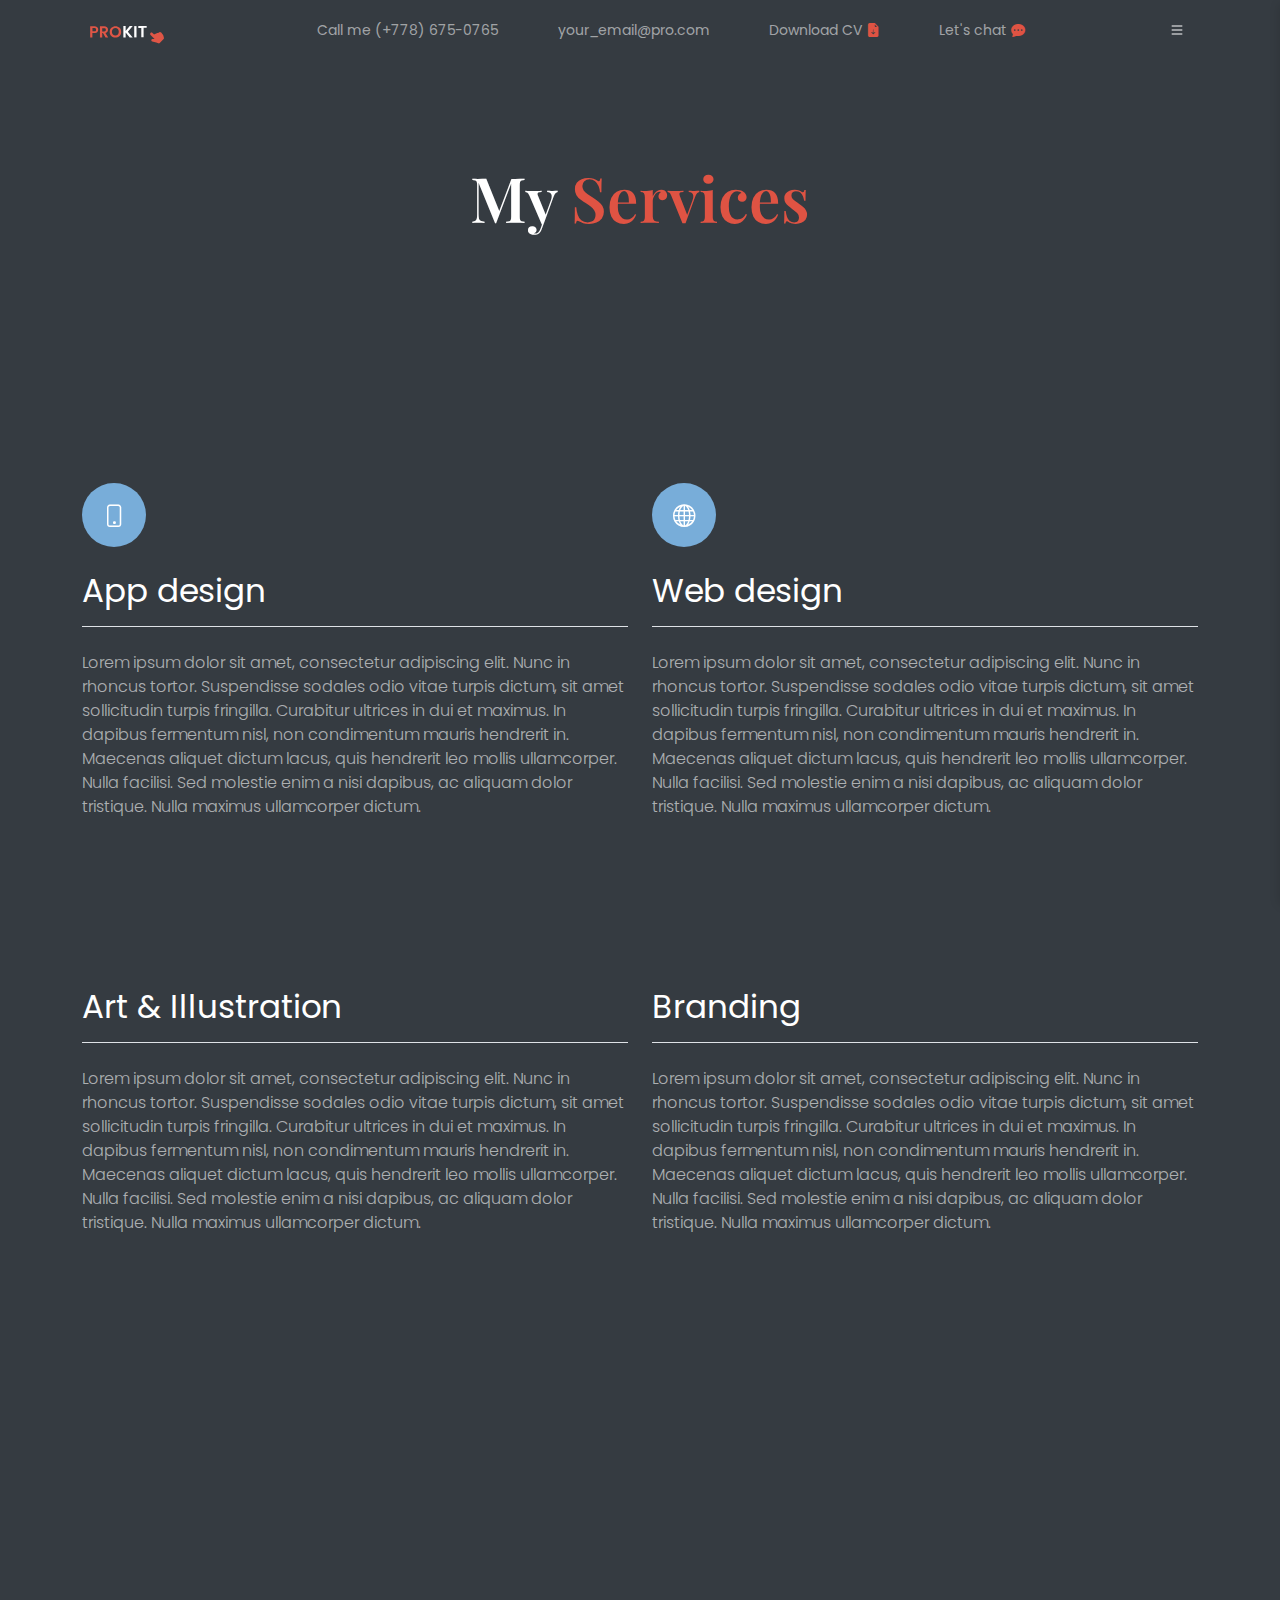
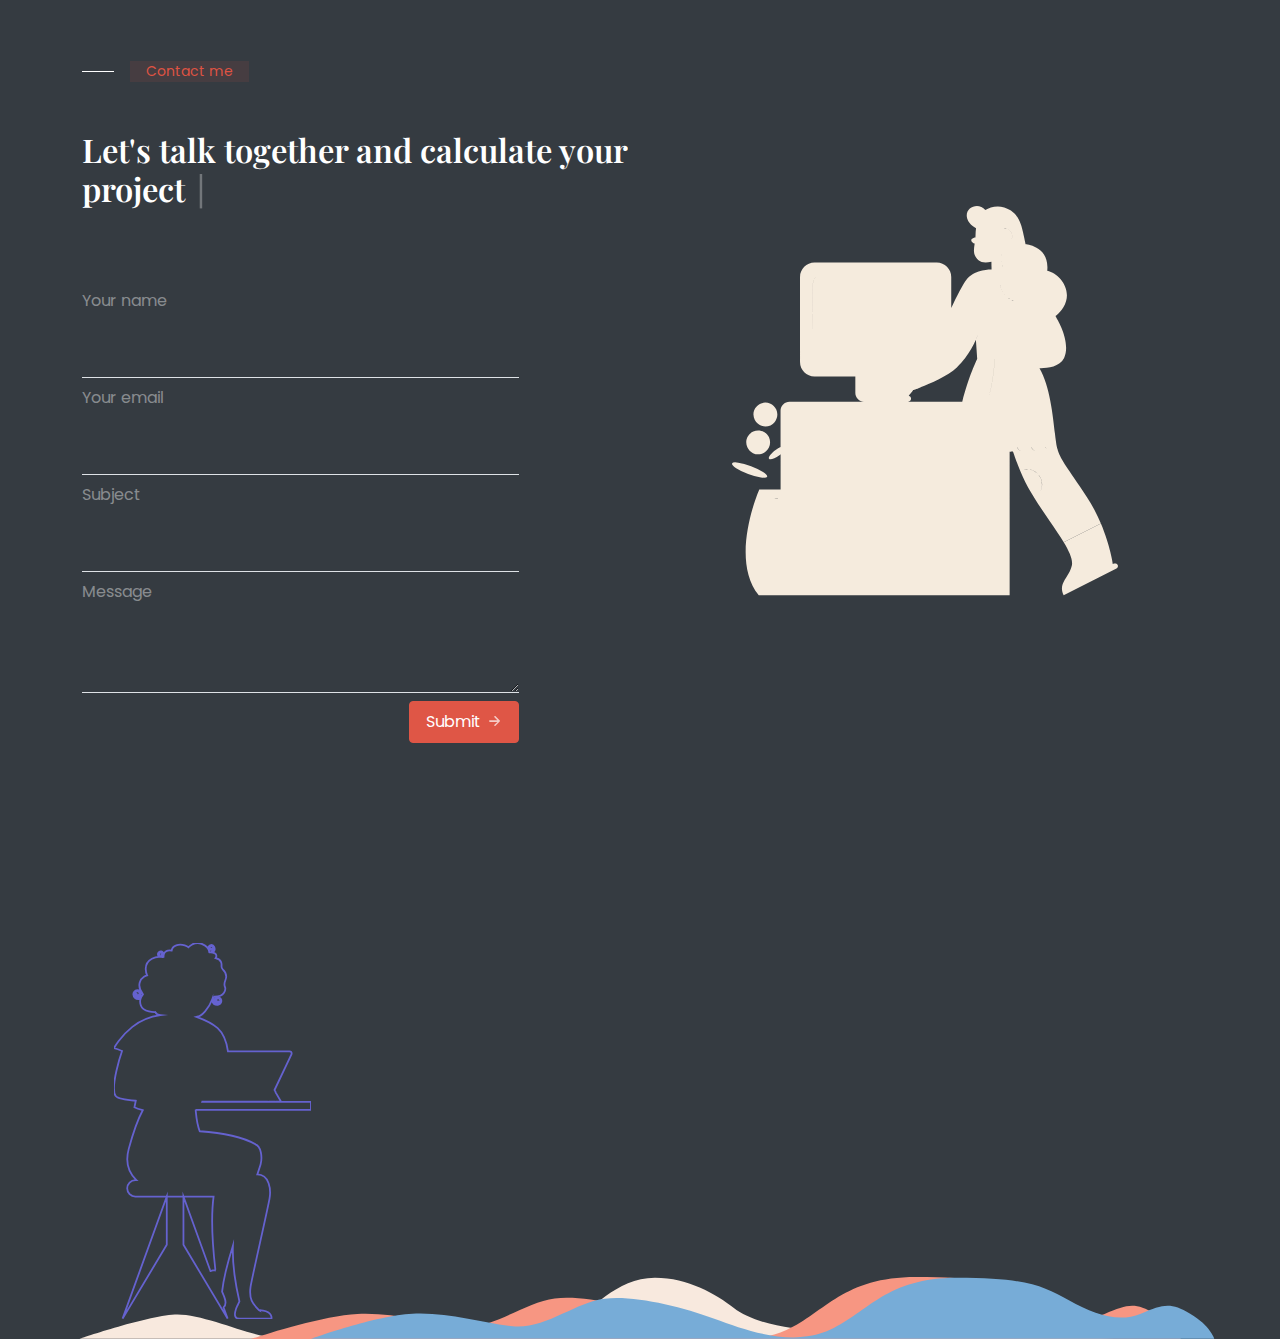
<file: dark-services.html>
<!DOCTYPE html>
<html lang="en">

<head>
  <meta charset="utf-8">
  <meta http-equiv="X-UA-Compatible" content="IE=edge">
  <meta name="viewport" content="width=device-width, initial-scale=1, shrink-to-fit=no">

  <!-- Fonts -->
  <link rel="preconnect" href="https://fonts.gstatic.com">
  <link href="https://fonts.googleapis.com/css2?family=Playfair+Display:wght@600&family=Poppins:wght@300;400&display=swap" rel="stylesheet">

  <!-- Bootstrap icons -->
  <link rel="stylesheet" href="https://cdn.jsdelivr.net/npm/bootstrap-icons@1.4.1/font/bootstrap-icons.css">

  <!-- Torus Kit `.css` file -->
  <link rel="stylesheet" href="./assets/css/style.min.css">

  <!-- Torus Kit `.js` file -->
  <script src="./assets/js/toruskit.min.js"></script>

  <title>Pro - Beautiful Responsive Bootstrap 5 HTML Template</title>

</head>

<body class="theme-dark bg-dark">

  <!-- - - - - - - - - - - - - - - - - - - - - - - - - - - - - - - - - - - - - -->
  <!-- Navigation -->
  <!-- - - - - - - - - - - - - - - - - - - - - - - - - - - - - - - - - - - - - -->

  <nav class="navbar navbar-expand-lg fixed-top bg-dark navbar-dark">
    <div class="container">

      <!-- Logo -->
      <a class="navbar-brand" href="./">
        <img src="./assets/img/logo-w.svg" alt="Logo">
      </a>

      <!-- Togglers -->
      <div class="d-flex ms-auto order-lg-1">
        <!-- Top navigation toggler -->
        <button class="navbar-toggler" type="button" data-bs-toggle="collapse" data-bs-target="#topNavbar" aria-controls="topNavbar" aria-expanded="false" aria-label="Toggle navigation">
          <i class="bi bi-three-dots-vertical"></i>
        </button>

        <!-- Offscreen navigation toggler -->
        <button class="btn shadow-no position-relative center-both text-white" id="off-toggler" type="button" aria-expanded="false" aria-label="Toggle navigation" data-tor="click:class.toggle(active, {target: body})">
          <!-- <i class="bi bi-list h4 mb-0 z-index-1 center-both"></i> -->
          <i class="bi bi-arrow-left-short position-absolute d-flex" data-tor="hover(#off-toggler):reveal(left) delay(100ms) quad"></i>
          <svg xmlns="http://www.w3.org/2000/svg" width="16" height="16" viewBox="0 0 16 16" data-tor-group="path => hover(#off-toggler):scaleX.to(0) originX(0%) quad delay(/+100ms/);">
            <path fill="currentColor" d="M2.5 4c0-.3.2-.5.5-.5h10c.3 0 .5.2.5.5s-.2.5-.5.5H3c-.3 0-.5-.2-.5-.5z" />
            <path fill="currentColor" d="M2.5 8c0-.3.2-.5.5-.5h10c.3 0 .5.2.5.5s-.2.5-.5.5H3c-.3 0-.5-.2-.5-.5z" />
            <path fill="currentColor" d="M2.5 12c0-.3.2-.5.5-.5h10c.3 0 .5.2.5.5s-.2.5-.5.5H3c-.3 0-.5-.2-.5-.5z" />
          </svg>
          <span class="circle circle-md position-absolute bg-opacity-10" data-tor="hover(#off-toggler):[bg(dark) scale.from(0)]"></span>
        </button>
      </div>

      <!-- Navigation -->
      <div class="collapse navbar-collapse small order-lg-0" id="topNavbar">
        <ul class="navbar-nav d-flex w-100 justify-content-evenly px-2 px-lg-7 links-dark">
          <li class="nav-item">
            <a class="nav-link" href="#">Call me (+778) 675-0765</a>
          </li>
          <li class="nav-item">
            <a class="nav-link" href="#">your_email@pro.com</a>
          </li>
          <li class="nav-item">
            <a class="nav-link" href="#">Download CV
              <i class="bi bi-file-earmark-arrow-down-fill text-primary"></i>
            </a>
          </li>
          <li class="nav-item">
            <a class="nav-link" href="#">Let's chat
              <i class="bi bi-chat-dots-fill text-primary"></i>
            </a>
          </li>
        </ul>
      </div>

    </div>
  </nav>
  <!-- Offscreen backdrop -->
  <div id="offscreen-backdrop" class="z-index-master w-h-100 fixed-top bg-black bg-opacity-50" data-tor="active(body):[fade.in @pointer-events(none;auto)] click:class.remove(active, {target: body})"></div>

  <!-- Offscreen navigation -->
  <nav id="offscreen-nav" class="overflow-auto position-fixed z-index-master end-0 bg-white shadow w-80 w-sm-auto p-5 pe-8 h-100" data-tor="active(body):pull.left(full)">
    <button type="button" class="btn-close position-absolute top-0 end-0 m-3" data-tor="click:class.remove(active, {target: body})" aria-label="Close"></button>
    <ul class="nav flex-column links-dark nav-style-opacity nav-style-hover-primary" data-tor-group="
      .nav-item => active(body):[fade.in pull.left(sm)] delay(/25ms+25ms/) slow;
      .nav-link => hover:push.right(xs) quad;
    ">

      <li class="nav-item">
        <a class="nav-link transition-unset" href="#home">Home</a>
      </li>

      <li class="nav-item">
        <a class="nav-link transition-unset" href="#services">Services</a>
      </li>

      <li class="nav-item">
        <a class="nav-link transition-unset" href="#skills">Skills</a>
      </li>

      <li class="nav-item">
        <a class="nav-link transition-unset" href="#experience">Experience</a>
      </li>

      <li class="nav-item">
        <a class="nav-link transition-unset" href="#portfolio">Portfolio</a>
      </li>

      <li class="nav-item">
        <a class="nav-link transition-unset" href="#testimonials">Testimonials</a>
      </li>

      <li class="nav-item">
        <a class="nav-link transition-unset" href="#work-process">Work Process</a>
      </li>

      <li class="nav-item">
        <a class="nav-link transition-unset" href="#contact">Contact</a>
      </li>

      <li class="nav-item">
        <a class="nav-link transition-unset" href="#stay-connected">Stay connected</a>
      </li>

      <li class="nav-item">
        <h6 class="text-primary font-sans-serif small text-uppercase opacity-50 mt-5 ms-3">Subpages</h6>
        <ul class="nav flex-column">

          <li class="nav-item">
            <a class="nav-link transition-unset" href="./dark-services.html">Services</a>
          </li>

          <li class="nav-item">
            <a class="nav-link transition-unset" href="./dark-portfolio.html">Portfolio</a>
          </li>

          <li class="nav-item">
            <a class="nav-link transition-unset" href="./dark-contact.html">Contact</a>
          </li>

          <li class="nav-item">
            <a class="nav-link transition-unset" href="./dark-404.html">404</a>
          </li>

        </ul>
      </li>
    </ul>
  </nav>

  <h1 class="text-center pt-8 pb-7">
    <span>My</span>
    <span class="text-primary">Services</span>
  </h1>

  <section class="bg-dark py-8">
    <div class="container">
      <div class="row row-cols-1 row-cols-md-2" data-tor-group=".circle => inview:[scale.from(0) rotate.from(20deg)] delay(/+50ms/) slow; h3 => inview:[pull.left(sm) fade.in] slow delay(/+50ms/);">

        <div class="col">
          <div class="mb-7">
            <!-- Icon -->
            <div class="circle p-5 bg-secondary mb-4" data-tor="!hover(p):bg(primary)">
              <i class="bi bi-phone text-white h3 mb-0"></i>
            </div>
            <!-- Heading -->
            <h2 class="font-sans-serif pb-3 mb-4 border-bottom">App design</h2>
            <!-- Description -->
            <p>Lorem ipsum dolor sit amet, consectetur adipiscing elit. Nunc in rhoncus tortor. Suspendisse sodales odio vitae turpis dictum, sit amet sollicitudin turpis fringilla. Curabitur ultrices in dui et maximus. In dapibus fermentum nisl, non condimentum mauris hendrerit in. Maecenas aliquet dictum lacus, quis hendrerit leo mollis ullamcorper. Nulla facilisi. Sed molestie enim a nisi dapibus, ac aliquam dolor tristique. Nulla maximus ullamcorper dictum. </p>
          </div>
        </div>

        <div class="col">
          <div class="mb-7">
            <!-- Icon -->
            <div class="circle p-5 bg-secondary mb-4" data-tor="!hover(p):bg(primary)">
              <i class="bi bi-globe text-white h3 mb-0"></i>
            </div>
            <!-- Heading -->
            <h2 class="font-sans-serif pb-3 mb-4 border-bottom">Web design</h2>
            <!-- Description -->
            <p>Lorem ipsum dolor sit amet, consectetur adipiscing elit. Nunc in rhoncus tortor. Suspendisse sodales odio vitae turpis dictum, sit amet sollicitudin turpis fringilla. Curabitur ultrices in dui et maximus. In dapibus fermentum nisl, non condimentum mauris hendrerit in. Maecenas aliquet dictum lacus, quis hendrerit leo mollis ullamcorper. Nulla facilisi. Sed molestie enim a nisi dapibus, ac aliquam dolor tristique. Nulla maximus ullamcorper dictum. </p>
          </div>
        </div>

        <div class="col">
          <div class="mb-7">
            <!-- Icon -->
            <div class="circle p-5 bg-secondary mb-4" data-tor="!hover(p):bg(primary)">
              <i class="bi bi-brush text-white h3 mb-0"></i>
            </div>
            <!-- Heading -->
            <h2 class="font-sans-serif pb-3 mb-4 border-bottom">Art &amp; Illustration</h2>
            <!-- Description -->
            <p>Lorem ipsum dolor sit amet, consectetur adipiscing elit. Nunc in rhoncus tortor. Suspendisse sodales odio vitae turpis dictum, sit amet sollicitudin turpis fringilla. Curabitur ultrices in dui et maximus. In dapibus fermentum nisl, non condimentum mauris hendrerit in. Maecenas aliquet dictum lacus, quis hendrerit leo mollis ullamcorper. Nulla facilisi. Sed molestie enim a nisi dapibus, ac aliquam dolor tristique. Nulla maximus ullamcorper dictum. </p>
          </div>
        </div>

        <div class="col">
          <div class="mb-7">
            <!-- Icon -->
            <div class="circle p-5 bg-secondary mb-4" data-tor="!hover(p):bg(primary)">
              <i class="bi bi-bootstrap text-white h3 mb-0"></i>
            </div>
            <!-- Heading -->
            <h2 class="font-sans-serif pb-3 mb-4 border-bottom">Branding</h2>
            <!-- Description -->
            <p>Lorem ipsum dolor sit amet, consectetur adipiscing elit. Nunc in rhoncus tortor. Suspendisse sodales odio vitae turpis dictum, sit amet sollicitudin turpis fringilla. Curabitur ultrices in dui et maximus. In dapibus fermentum nisl, non condimentum mauris hendrerit in. Maecenas aliquet dictum lacus, quis hendrerit leo mollis ullamcorper. Nulla facilisi. Sed molestie enim a nisi dapibus, ac aliquam dolor tristique. Nulla maximus ullamcorper dictum. </p>
          </div>
        </div>

      </div>
    </div>
  </section>
  <section id="contact" class="py-5 py-md-8">
    <div class="container py-4">
      <div class="row row-cols-1 row-cols-md-2 center-v">

        <div class="col">
          <!-- Badge -->
          <div class="title-badge d-inline-block mb-6 bg-primary text-primary bg-opacity-10 px-3 small">Contact me</div>

          <h2 class="mb-7 overflow-hidden mb-5" data-tor-group=".fx => scroll:[@width(0;auto) @visibility(hidden;visible), {start: /10+5/, end: /10+5/}];">
            Let&#39;s talk together and calculate your project
            <span class="text-primary">

              <span class="text-nowrap"><span class="fx">e</span><span class="fx">s</span><span class="fx">t</span><span class="fx">i</span><span class="fx">m</span><span class="fx">a</span><span class="fx">t</span><span class="fx">e</span></span>

              <span class="text-white text-opacity-30 ms-n1" data-tor="loop:blink">|</span>
            </span>
          </h2>

          <form class="w-md-80 form-clean inputs-transparent" data-tor-group=".form-control => !focus:[border(dark) bg(light)];">
            <div class="mb-2">
              <label for="contact-name" class="form-label opacity-70">Your name</label>
              <input type="text" class="form-control p-3 border-bottom" id="contact-name" aria-describedby="contact-name">
            </div>
            <div class="mb-2">
              <label for="contact-email" class="form-label opacity-70">Your email</label>
              <input type="email" class="form-control p-3 border-bottom" id="contact-email" aria-describedby="contact-email">
            </div>
            <div class="mb-2">
              <label for="contact-subject" class="form-label opacity-70">Subject</label>
              <input type="email" class="form-control p-3 border-bottom" id="contact-subject" aria-describedby="contact-subject">
            </div>
            <div class="mb-2">
              <label for="contact-message" class="form-label opacity-70">Message</label>
              <textarea class="form-control p-3 border-bottom" id="contact-message" rows="2"></textarea>
            </div>
            <button type="submit" class="btn btn-primary btn-arrow py-2 px-3 float-md-end w-100 w-md-auto">Submit</button>
          </form>
        </div>

        <div class="col">
          <div class="px-md-7 d-none d-md-block" data-tor-group="
            #vase-wfh-10_1_, #cupboard_1_ => inview:scale.from(0) originY(100%);
            #female-wfh-10_1_       => inview:[pull.right(md) fade.in];
            #computer-wfh-10_1_     => inview:[pull.left(md) fade.in] wait(300ms) click:class.toggle(active, {target: #illustration-contact});
            #message-wfh-10_1_      => active(#illustration-contact):scale.to(0) hover:scale.to(85%) slow;
            #message-head-wfh-10_1_ => active(#illustration-contact):scale.from(0) slow;
            #message-wfh-10_1_ .illustration-loop     => loop:glow(3rem, {color: --bs-blue, duration: 3s});

            .illustration-reveal    => delay(/+100ms/) slow;
            .illustration-interaction => mouseX:@parallax(/+3/);
          ">
            <svg version="1.1" id="illustration-contact" xmlns="http://www.w3.org/2000/svg" x="0" y="0" viewBox="0 0 862.5 870.6" xml:space="preserve">
              <style>
                .st0 {
                  fill: #404040
                }

              </style>
              <path class="st0" d="M688.2 605c9.7 16.6 4.1 37.9-12.5 47.5 22 35.1 48.3 70.2 65.6 99l83-42.2c-8.6-20.5-19-40.1-31.1-58.7-46-70.4-56.4-79-65.4-105.5.1 0 .1-.1.2-.1-.3-.8-.5-1.5-.8-2.3-8-24.7-8.3-125.9-40.1-180.4 13.8.4 44.6-1.2 55-22.6 15.5-35.7-13.5-83-19.3-93.7-14.5 12.6-74.4 29-93.7-33.8-24.8-11.3-31.3-29.8-31.3-45.9.1 16.1 6.5 34.5 31.3 45.8 19.3 62.8 79.2 46.3 93.7 33.8.5-.4 1.1-.9 1.7-1.4 6.1-5.1 11.4-11 15.7-17.7 23.1-37-7-75.7-35.8-82.2 5.8-55.1-48.3-58.9-48.3-58.9s-2.9-14.4-5.8-27c-4.2-18.1-10.3-45.5-41.9-55.4-17.3-5.4-32.5 0-42.3 5.5C549.9-10 518 3.6 525.7 28.6c4.2 13.7 19.6 21.1 19.6 21.1v.1c19.2 10.2 43.1 15.5 43.1 15.5s15.5-22.3 29-13.6c9.5 6.1 10.5 15.8 6.9 23.7 3.5-7.9 2.4-17.4-7-23.5-13.4-8.7-28.9 13.5-28.9 13.5s-23.9-5.3-43.1-15.5c-.6 5-1 10-1.1 15-.1 1.9-.1 3.7-.3 5.5 0 0-8.7 1.5-9.2 5.5-.6 4.9 7.5 8.2 7.5 8.2-1.7 11.2-3.2 19.8 1.8 29 4.4 8.1 12.9 17.1 35.7 11.4l.1 10.5h.1l.1 7s-37.9-1.3-56.2 22.8c-8.1 10.7-21.6 37.2-33.9 63.1v-69.3c0-17.9-14.5-32.4-32.4-32.4H184.4c-17.9.1-32.4 14.6-32.4 32.4v190.1c0 17.9 14.5 32.4 32.4 32.4h91.2v36.8c0 10.7 8.6 19.3 19.3 19.3h12.2-178.6c-11 0-20 9-20 20v81.4c-3.4 1.6-7.2 3.8-11 6.6-10.5 7.6-17.1 16.4-14.8 19.6 2.3 3.2 12.7-.3 23.3-8 .9-.7 1.8-1.3 2.6-2v78.4H61s9.2 20.7 33.3 20.7c5.5 0 10.2-1.1 14.2-2.7v.1c-4 1.7-8.8 2.8-14.3 2.8C70.1 654 61 633.3 61 633.3s-67.8 155-1.2 236.6h68.9l.1-.1H461v.1h133.3c.3 0 .6 0 .9-.1h25.2V549.1h.5c.6 0 1.1-.1 1.6-.1h.4c.5-.1.9-.1 1.4-.2h.2c1.1-.2 2.2-.6 3.2-1 1.3-.5 2.6-1.2 3.7-2.1-1.2.9-2.5 1.6-3.8 2.2 3.4 9.8 8.7 25.3 16.1 43 7.1 17.2 15.5 34 24.9 50 2.3 3.9 4.7 7.7 7.1 11.6 10.6-6.2 17.1-17.6 17-29.9 0-4.9-1-9.7-3-14.2-7.9-17.5-28.4-25.4-46-17.5 16.2-7.4 35.5-1.3 44.5 14.1zM181 323.3l-.1-82.5h.1v82.5zm388.5 113.9c12.4-29.9 16.4-75.7 17.6-95.6h.1c-1.2 19.9-5.1 65.7-17.7 95.6zm91.1 110.1zm8-7.7c.1-.1.1-.2.2-.3 1.7 3.4 4.5 6.2 7.9 7.9 4.8 2.4 10.1 2.4 14.7.6-8.5 3.5-18.4.1-22.8-8.2zm23.9 7.7zm34.6-1.6c-.1 0-.1 0 0 0-.1 0-.1 0 0 0zm-24.2-3c4.7 5.6 12 7.6 18.6 5.7-8.1 2.4-16.9-1.1-21-8.8.1-.1.1-.2.2-.3.6 1.2 1.3 2.3 2.2 3.4zm20 5.3c-.2.1-.4.1-.6.2.2-.1.4-.2.6-.2zM606.7 88.6c-6.2 14.6-6.9 31.1-1.8 46.2v.1h-.1c-5-15.2-4.4-31.6 1.9-46.3zm-61.8 210.5l7.6-18.5-7.5 18.5 2.9 42.5c-1 2-19 38.4-33.4 95.6H379.1h14.3c3.8 0 6.8-3.1 6.8-6.8 0-3.3-2.3-5.9-5.3-6.6 6.3-6.8 10.1-12.6 10.1-12.6s6.5-2.1 16.3-5.9l-.1-.1c21.9-8.4 60.6-25 81.2-44.3 28.9-27.1 42.5-61.8 42.5-61.8zM198.1 155.2c-9.4 0-17.1 7.7-17.1 17.2v64.4h-.1v-64.4c0-9.5 7.7-17.2 17.2-17.2zm438.6 384.4c.1-.1.1-.2.2-.3 1.7 3.4 4.5 6.2 7.9 7.9 4.8 2.4 10.1 2.4 14.7.6-8.5 3.5-18.4.1-22.8-8.2z" />
              <path class="st0" d="M862.1 802.6c-1.1-3.2-4.6-4.8-7.7-3.7l-74.1 37.9c0-.1-2-2.8-5.3-6.4 3.3 3.5 5.3 6.2 5.3 6.2l74.1-37.9c-.3.1-.5.2-.8.3l-2.5 1.2c.1.1-5.6-40.7-26.8-90.9l-83 42.2c12.9 21.5 20.8 39.7 18.1 51.7-1 4.2-2.4 8.3-4.3 12.2h.1c-9.2 19.3-25.4 31-14.1 54.5l118-59.9c2.7-1.4 4-4.5 3-7.4zM692.7 622.6z" />
              <ellipse transform="rotate(-69.341 39.348 589.985)" class="st0" cx="39.3" cy="590" rx="9.3" ry="41.9" />
              <path class="st0" d="M46.9 552.2s0-.1 0 0c13.3 6.3 29.2.8 35.6-12.5 3.4-7.1 3.5-15.5.2-22.7h.1c-6.2-13.4-22-19.3-35.4-13.1-13.4 6.2-19.3 22-13.1 35.4 2.5 5.7 7 10.2 12.6 12.9zM95.6 482.4zM48 466.7c.2 7.8 3.9 15.3 10.1 20.1 11.6 9.1 28.3 7.2 37.5-4.4-.4-.4-.7-.8-1.1-1.2.4.4.8.8 1.1 1.2 3.8-4.9 5.9-10.9 5.7-17.1-.3-14.7-12.5-26.4-27.3-26.1-14.7.3-26.4 12.5-26.1 27.2-.1 0-.3.1-.4.1l.5.2z" />
            </svg>
          </div>
        </div>

      </div>
    </div>
    <!-- end .container -->
  </section>
  <!-- end #work-process -->
  <section id="stay-connected">
    <div class="container position-relative pb-1 overflow-hidden overflow-sm-visible">
      <div class="row">

        <div class="col-md-3 my-3">
          <div class="d-none d-md-block px-5">
            <svg version="1.1" id="illustration-footer" xmlns="http://www.w3.org/2000/svg" x="0" y="0" viewBox="0 0 660.3 1260.5" xml:space="preserve">
              <style>
                .st0 {
                  fill: #404040
                }

              </style>
              <path class="st0" d="M176.9 1011.3V849.8L28.8 1259z" />
              <path class="st0" d="M660.2 532.8H542.9c0-.2.1-.4.2-.8h13.6l-.2-.4H559.8l-17.5-30.1c-1.1-3.4-2.5-6.5-4.2-8.8l56.7-119.5c.5-1 .7-2 .7-3.1 0-4-3.2-7.2-7.2-7.2H382c-3.6-24.3-12.5-57.2-34.5-77.3-20.1-18.3-56.9-32.9-71.1-38 .4-.1.8-.3 1.2-.4 16.3 0 40.6-29 51.4-58-.1 2.1.2 4.2.7 6.3 2 7.1 8.4 12 15.8 12 1.5 0 3-.2 4.5-.6 7.2-2 11.3-9.5 9.3-16.7-1.7-6-7.9-9.5-13.9-7.8-5 1.4-7.9 6.6-6.5 11.6 1.2 4.2 5.6 6.6 9.8 5.4 1.1-.3 1.7-1.4 1.4-2.5-.3-1.1-1.4-1.7-2.5-1.4-2 .6-4.2-.6-4.8-2.7-.8-2.9.8-5.9 3.7-6.7 3.9-1.1 7.9 1.1 9 5 1.4 5.1-1.5 10.3-6.6 11.8-6.6 1.9-13.5-2-15.4-8.6-1.5-5-.4-10.4 2.9-14.5 36.6.6 37.4-25.5 36.4-29.9-1-4.6-6.2-9.7.5-25.1 6.7-15.4-.6-28.7-8.8-36.4-8.2-7.7-1-13.4-5.5-24.1-4.5-10.7-18.6-13.3-18.6-13.3s5.6-8.1 0-14.3c-2.3-2.5-6.2-3.7-10.1-4.3.3-.1.6-.3.8-.5 7.3-5.3 7.1-13.3 4.6-18.9-2.3-5.2-8.2-7.6-13.5-5.6-2 .8-3.7 2.4-4.5 4.5-.8 2.1-.8 4.5.2 6.6 1.6 3.6 5.8 5.3 9.5 3.9 1-.4 1.5-1.6 1.1-2.6-.4-1-1.6-1.5-2.6-1.1-1.7.6-3.6-.2-4.4-1.9-.5-1-.5-2.3-.1-3.4s1.2-1.9 2.3-2.3c3.3-1.2 7 .3 8.4 3.5 1 2 3.4 9.1-3.3 14-2.7 1.9-6 2.8-9.3 2.5-.3-4-2.9-20.1-25.5-28.5-26.1-9.7-44.3 11.7-44.3 11.7s-19.9-14.1-41-6.4c-13.9 5-15.4 17.4-15.4 17.4-4.4-.7-8.9-.7-13.2.2-3 .7-5.8 2.1-8.1 4.1-1.9 1.7-3.4 3.8-4.3 6.2-1.2 3.4-1.8 7-1.6 10.7-7.9 2.8-12.3-3.2-13.5-5.1-1.8-3-1-6.9 1.8-8.9.9-.6 2.1-.8 3.2-.6 1.2.3 2.2 1 2.8 2 1 1.6.6 3.6-.9 4.7-.9.6-1.1 1.9-.5 2.8.6.9 1.9 1.1 2.8.5 3.3-2.3 4.2-6.7 2.1-10.1-1.2-1.9-3.2-3.3-5.4-3.8s-4.5-.1-6.3 1.2c-4.6 3.2-5.9 9.4-3 14.2.6 1 1.4 2 2.2 2.9-7.1-.2-15.3 1.5-24.3 6.3-34 18.3-16 56.1-16 56.1s-20 4-25.1 24.3c-4.3 17.1 6.3 32.8 11.1 38.9-3.2 6.4-9.4 11.8-15.1 12.1-6.9.4-12.8-4.8-13.2-11.7-.3-5.3 3.7-9.8 9-10.1 4-.3 7.5 2.8 7.7 6.8.2 3-2.1 5.5-5.1 5.7-2.1.1-4-1.5-4.1-3.7 0-1.1-1-2-2.1-1.9-1.1 0-2 1-1.9 2.1.3 4.4 4 7.8 8.4 7.5 5.2-.3 9.2-4.7 8.9-9.9-.4-6.2-5.7-10.9-11.9-10.6-7.5.4-13.2 6.8-12.8 14.3.5 8.7 7.7 15.5 16.4 15.5h1c2.5-.2 5-.9 7.2-2.2-2.2 5.3-3.1 12.7.2 22.6 8.2 25.1 48.7 23 48.7 23 3.4 7.3 10.4 9.9 17.1 10.5-23.5 3.3-60.3 12.6-93.9 39.2C19.3 314.5.2 352.4.2 352.4s11 2.6 26.8 9.6c-1.5 4.2-41.5 122-21.3 151 5.7 8.2 32.7 13 67.3 15.8l-4.5 21.8s8.8 4.9 27.9 9.9c-3 5.5-25.1 48.5-47 129.6-12.5 46.2 1.4 81.8 25.6 104.7h-3.3c-15.2 0-27.5 12.3-27.5 27.5s12.3 27.5 27.5 27.5h262.1c-9.7 72.3-.7 186.6 5.7 242.7.2 1.6-.1 3-.7 4.2-.1-.1-.1-.2-.1-.3 0 0-7.4.7-15.5 3.1l-90.4-249.7v161.5L380.9 1259l-13.5-37.4c4.8-4.8 10.2-14.9 2.7-33.9-1.6-4.1-7.8-18.9-7.8-18.9 4.8-45.5 20-102.1 36.3-154-2.5 65.2 10.2 136.7 21.8 186.3l-6.1 13.6c-.1 0-.2.1-.4.1 0 0-22.8 44.5 6 44.6 12.3 0 108-.3 108-.3s3.7-22.8-27.8-27.1c-4.4-.6-14.4-2-14.4-2s.1.2.3.5c-.2-.1-.2-.2-.2-.2-21.7-21.4-33.7-36.8-28.1-77.5 4.2-29.3 54-244.1 63.5-295.3 5.7-30.8-.1-81.1-40.9-81.7 5.7-17.1 10.2-30.5 11.2-34.5 5.5-21 3.2-60.6-19.5-66.8 2.3.3 3.6.8 3.6.8-34.7-19.8-81.3-37.7-188.3-44.3-10.5-27.5-11.5-50.2-13.5-70.5 1.3-.5 2.5-.9 3.6-1.4h382.8v-26.3zm-119.1 0h-21.5c.1-.2.1-.5.2-.8h18.9c.9.4 1.7.7 2.4.8zm-245.2-.8H514.2l2.1.8H295.7c.1-.3.1-.5.2-.8z" />
            </svg>
          </div>
        </div>

        <div class="col-md-4 offset-md-1 center-both my-3">
          <div class="text-center" data-tor-group=".fx => inview:reveal(up) delay(/+100ms/);">
            <h2 class="fx mb-5">Stay Connected</h2>
            <p class="fx opacity-50 fw-500 mb-2">United States Of America</p>
            <a href="mailto:#" class="fx text-light h3 font-sans-serif d-block mb-3">your_email@pro.com</a>
            <p class="fx">(+778) 675-0765</p>
          </div>
        </div>
      </div>
      <!-- end .row -->

      <div class="position-absolute bottom-0 z-index-n1 w-100">
        <svg xmlns="http://www.w3.org/2000/svg" viewBox="0 0 1363 74.1" class="w-100 overflow-visible" data-tor-group="path => mouseX:@parallax(/+3/);">
          <path d="M0 73.9s85-29 117-29 86 25 111 27 323 5 354-13 58.6-58 106-58c39.5 0 74 19.9 94 36 26.5 21.4 90 30 122 26s338.5 11 338.5 11H0z" fill="#f8e9de" />
          <path d="M208.1 74.1s81.9-27.9 127.1-30 84.1 11.3 123.1 15.4 76.9-29.8 112.9-33.9 92.3 9.2 134.4 24.6c42.1 15.4 96.4 34.9 142.6 13.3C894.3 42.1 916.8 0 1003 0s105.7 10.3 137.5 27.7 60.5 27.7 88.2 16.4c27.7-11.3 35.9-14.4 60.5 0s30.8 29.8 30.8 29.8l-1111.9.2z" fill="#f79682" />
          <path d="M283 73.9s77-28 121-30 82 11 120 15 75-29 110-33 90 9 131 24 94 34 139 13 67-62 151-62 103 10 134 27 59 27 86 16 35-14 59 0 29 30 29 30H283z" fill="#77acd7" />
        </svg>
      </div>

    </div>
    <!-- end .container -->
  </section>
  <!-- end #footer -->
  <!-- - - - - - - - - - - - - - - - - - - - - - - - - - - - - - - - - - - - - -->
  <!-- Scripts -->
  <!-- - - - - - - - - - - - - - - - - - - - - - - - - - - - - - - - - - - - - -->

  <!-- Bootstrap `.js` file -->
  <script src="./assets/js/bootstrap.bundle.min.js"></script>
</body>

</html>
</file>
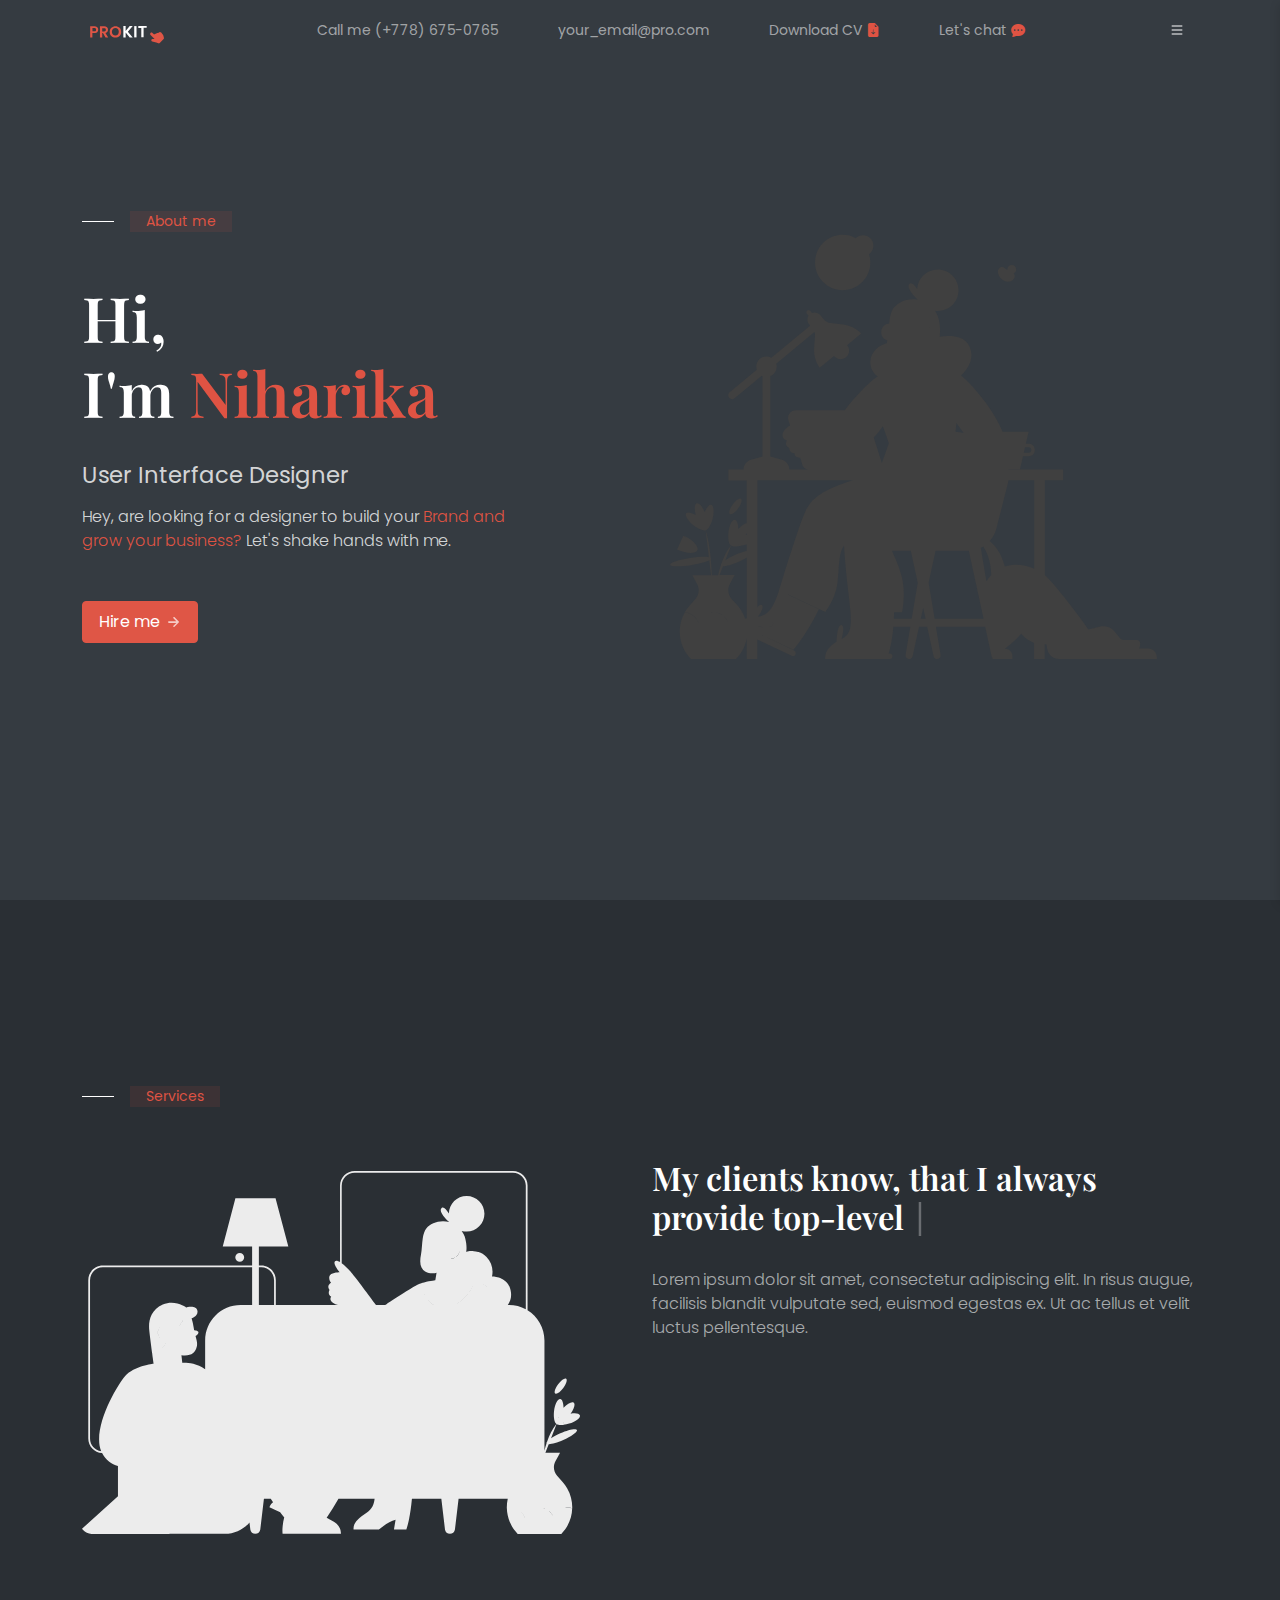
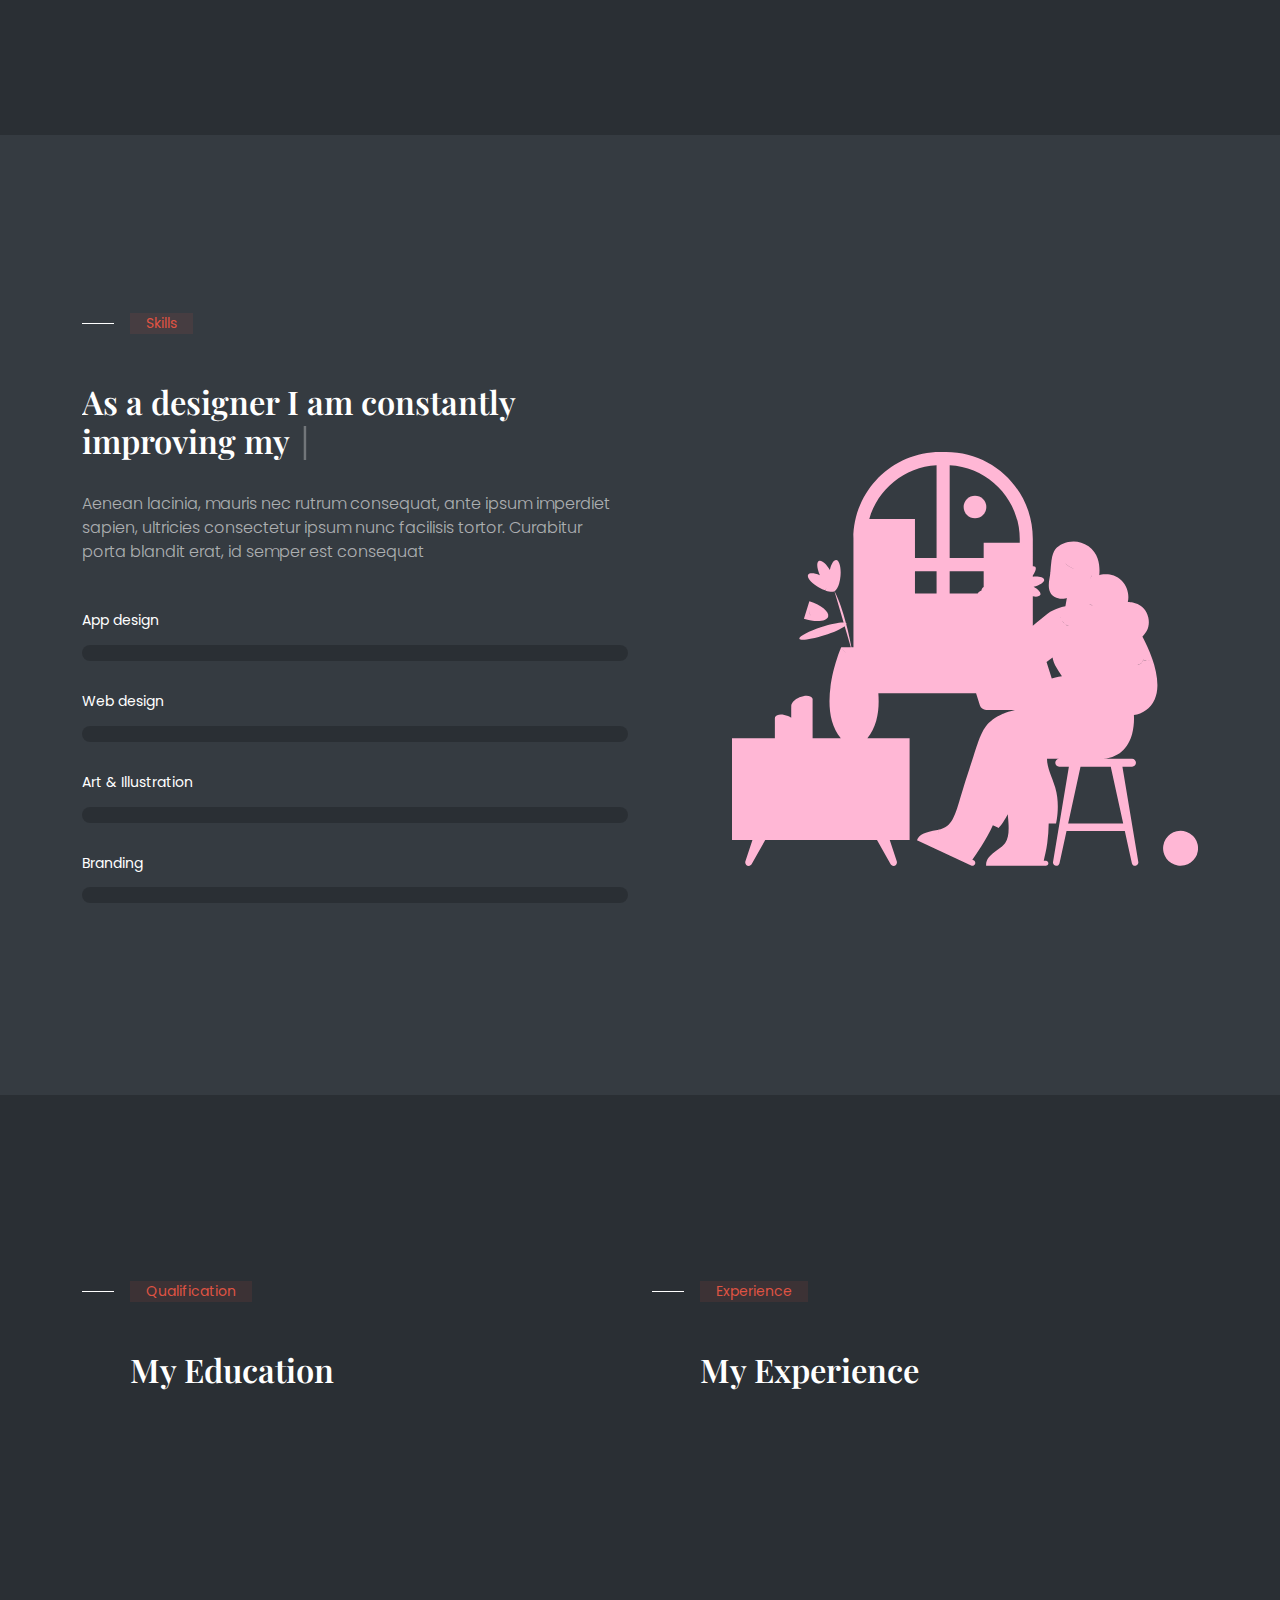
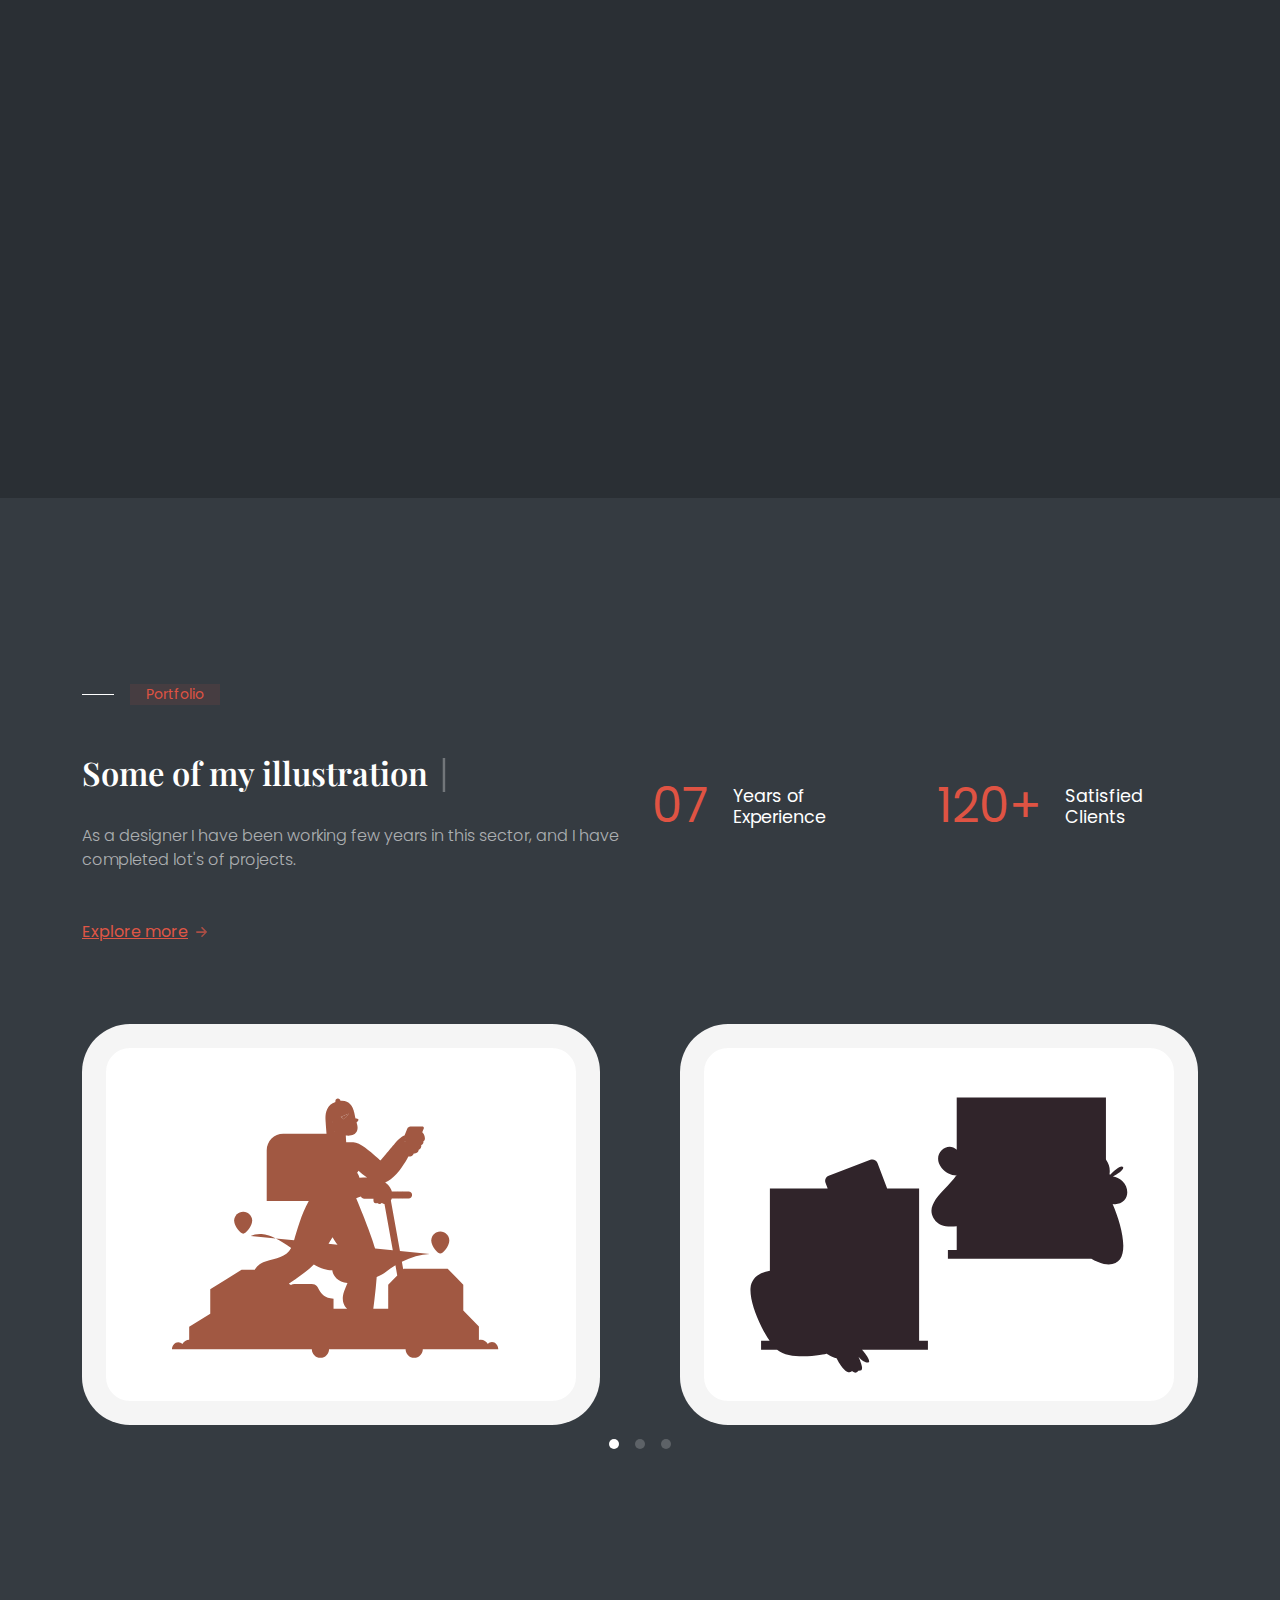
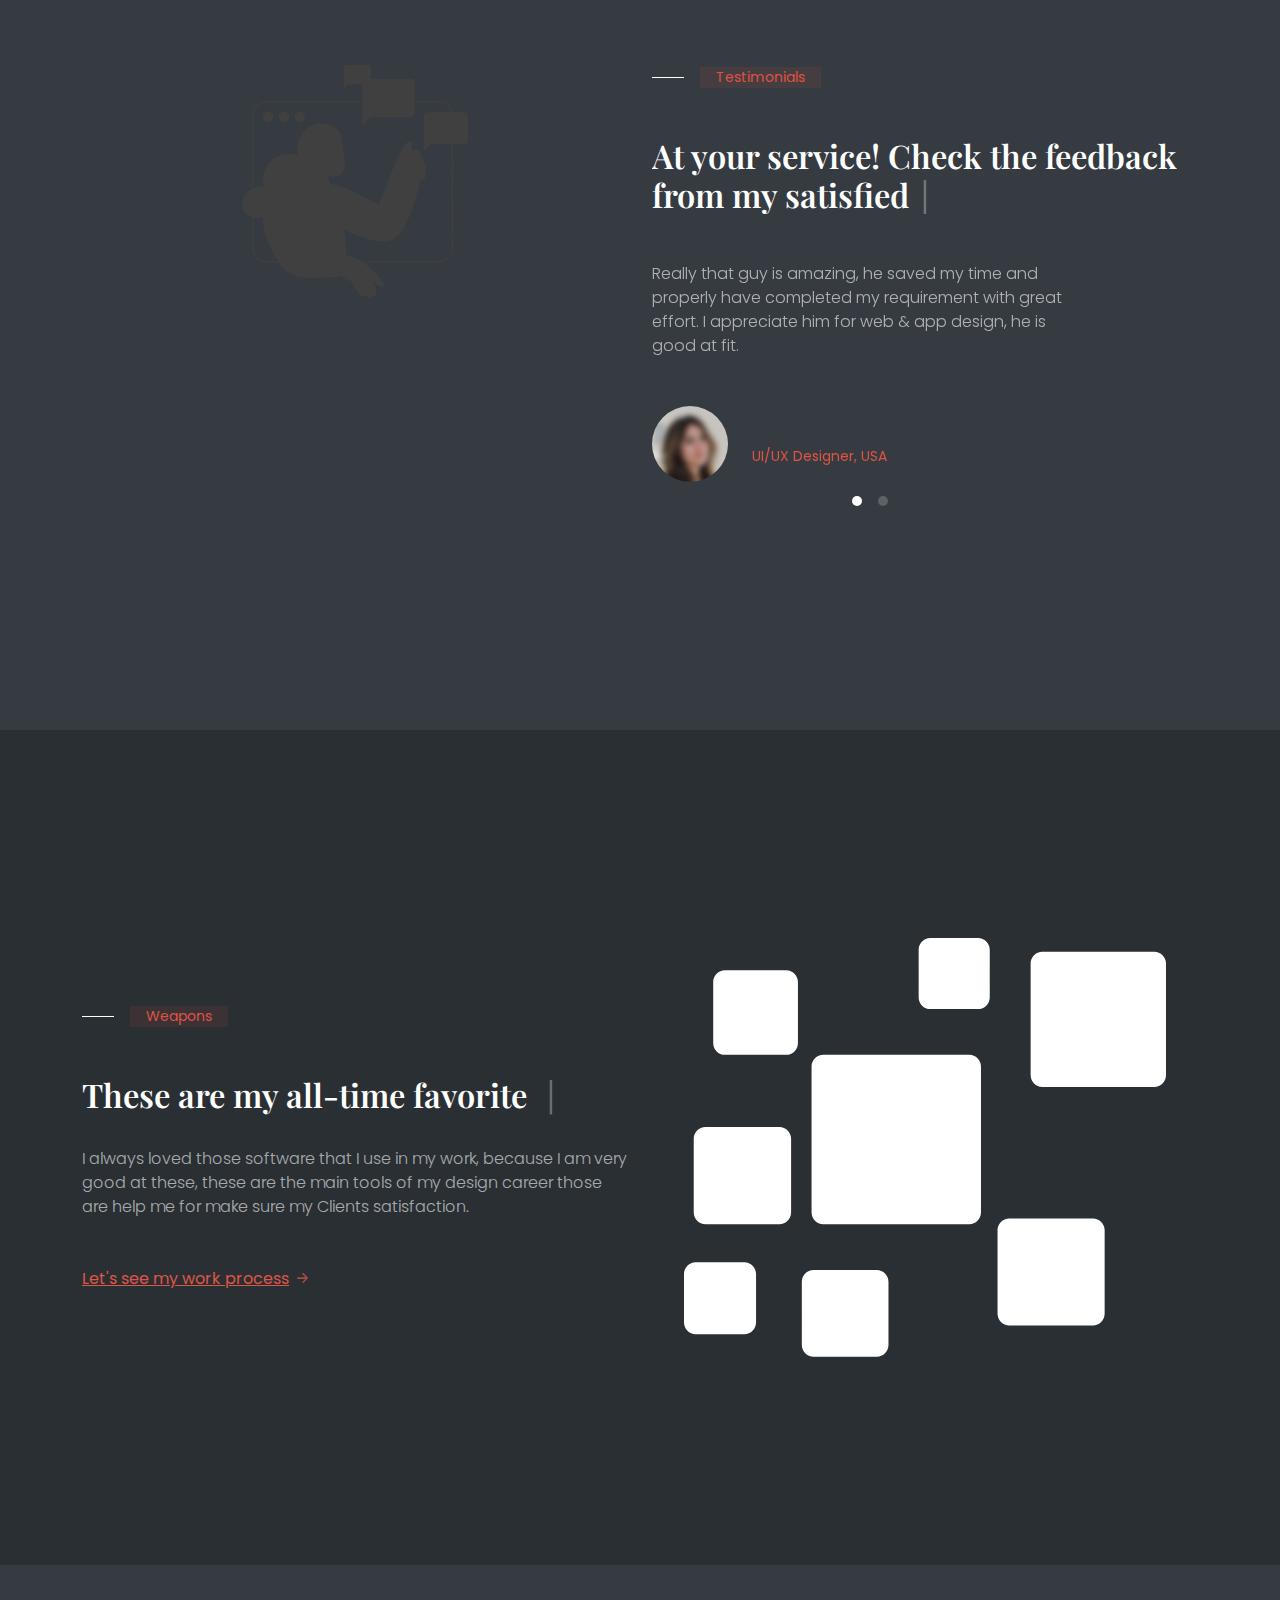
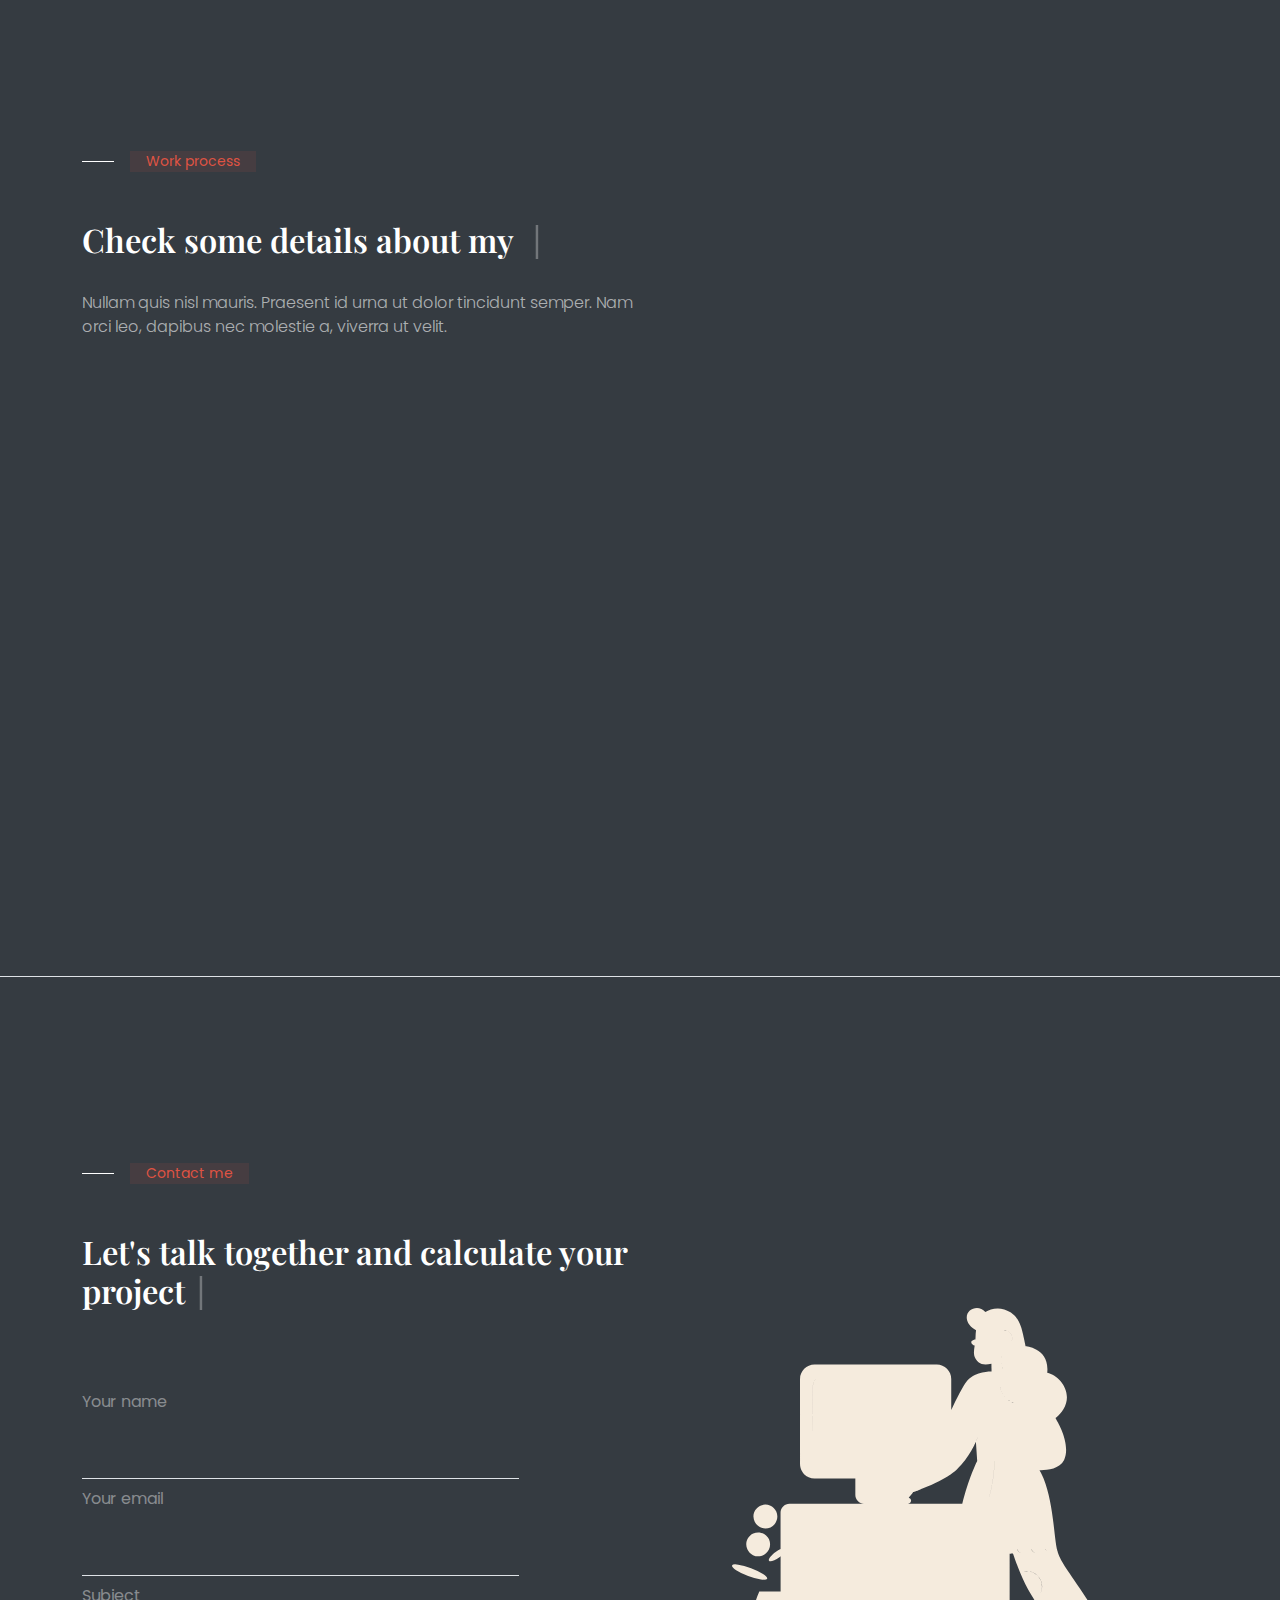
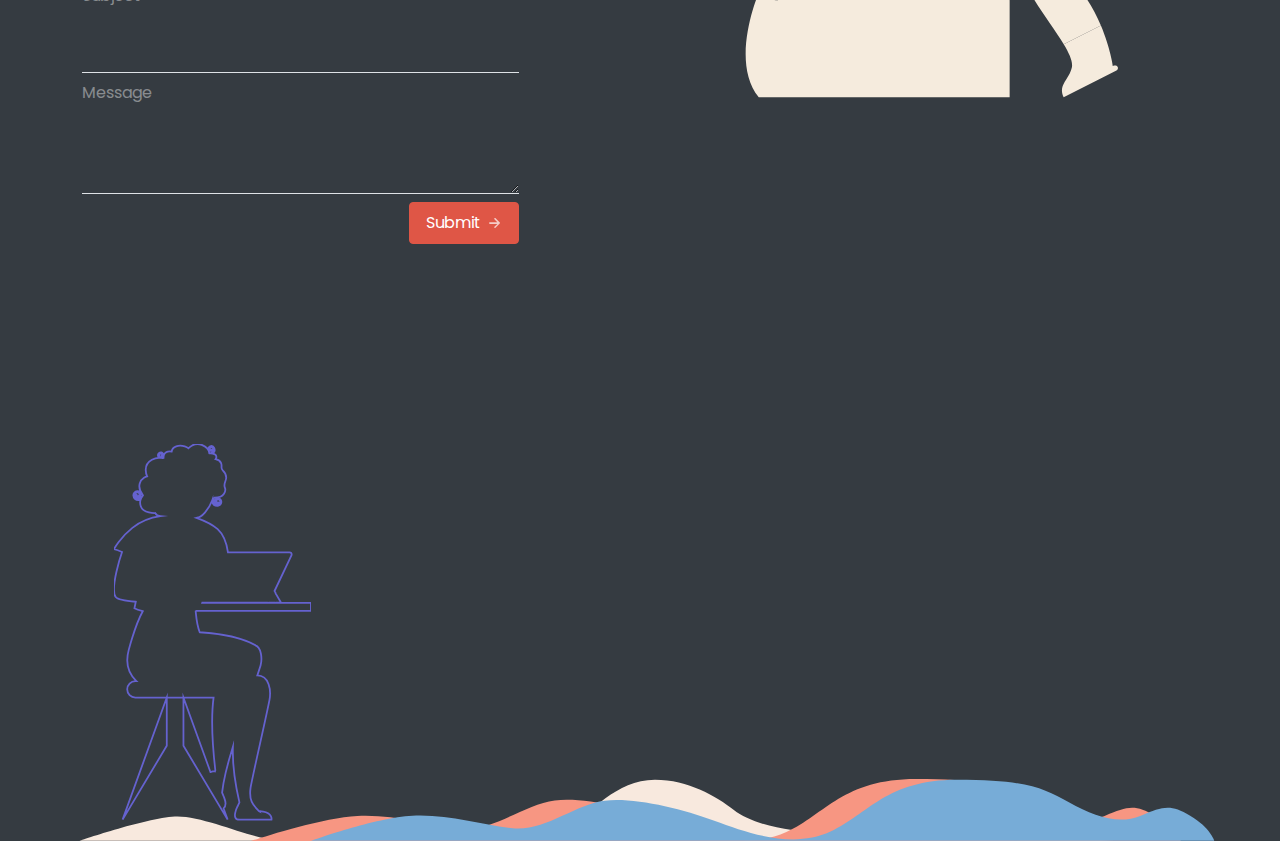
<file: dark.html>
<!DOCTYPE html>
<html lang="en">

<head>
  <meta charset="utf-8">
  <meta http-equiv="X-UA-Compatible" content="IE=edge">
  <meta name="viewport" content="width=device-width, initial-scale=1, shrink-to-fit=no">

  <!-- Fonts -->
  <link rel="preconnect" href="https://fonts.gstatic.com">
  <link href="https://fonts.googleapis.com/css2?family=Playfair+Display:wght@600&family=Poppins:wght@300;400&display=swap" rel="stylesheet">

  <!-- Bootstrap icons -->
  <link rel="stylesheet" href="https://cdn.jsdelivr.net/npm/bootstrap-icons@1.4.1/font/bootstrap-icons.css">

  <!-- Torus Kit `.css` file -->
  <link rel="stylesheet" href="./assets/css/style.min.css">

  <!-- Torus Kit `.js` file -->
  <script src="./assets/js/toruskit.min.js"></script>

  <title>Pro - Beautiful Responsive Bootstrap 5 HTML Template</title>

</head>

<body class="theme-dark bg-dark">

  <!-- - - - - - - - - - - - - - - - - - - - - - - - - - - - - - - - - - - - - -->
  <!-- Navigation -->
  <!-- - - - - - - - - - - - - - - - - - - - - - - - - - - - - - - - - - - - - -->

  <nav class="navbar navbar-expand-lg fixed-top bg-dark navbar-dark">
    <div class="container">

      <!-- Logo -->
      <a class="navbar-brand" href="./">
        <img src="./assets/img/logo-w.svg" alt="Logo">
      </a>

      <!-- Togglers -->
      <div class="d-flex ms-auto order-lg-1">
        <!-- Top navigation toggler -->
        <button class="navbar-toggler" type="button" data-bs-toggle="collapse" data-bs-target="#topNavbar" aria-controls="topNavbar" aria-expanded="false" aria-label="Toggle navigation">
          <i class="bi bi-three-dots-vertical"></i>
        </button>

        <!-- Offscreen navigation toggler -->
        <button class="btn shadow-no position-relative center-both text-white" id="off-toggler" type="button" aria-expanded="false" aria-label="Toggle navigation" data-tor="click:class.toggle(active, {target: body})">
          <!-- <i class="bi bi-list h4 mb-0 z-index-1 center-both"></i> -->
          <i class="bi bi-arrow-left-short position-absolute d-flex" data-tor="hover(#off-toggler):reveal(left) delay(100ms) quad"></i>
          <svg xmlns="http://www.w3.org/2000/svg" width="16" height="16" viewBox="0 0 16 16" data-tor-group="path => hover(#off-toggler):scaleX.to(0) originX(0%) quad delay(/+100ms/);">
            <path fill="currentColor" d="M2.5 4c0-.3.2-.5.5-.5h10c.3 0 .5.2.5.5s-.2.5-.5.5H3c-.3 0-.5-.2-.5-.5z" />
            <path fill="currentColor" d="M2.5 8c0-.3.2-.5.5-.5h10c.3 0 .5.2.5.5s-.2.5-.5.5H3c-.3 0-.5-.2-.5-.5z" />
            <path fill="currentColor" d="M2.5 12c0-.3.2-.5.5-.5h10c.3 0 .5.2.5.5s-.2.5-.5.5H3c-.3 0-.5-.2-.5-.5z" />
          </svg>
          <span class="circle circle-md position-absolute bg-opacity-10" data-tor="hover(#off-toggler):[bg(dark) scale.from(0)]"></span>
        </button>
      </div>

      <!-- Navigation -->
      <div class="collapse navbar-collapse small order-lg-0" id="topNavbar">
        <ul class="navbar-nav d-flex w-100 justify-content-evenly px-2 px-lg-7 links-dark">
          <li class="nav-item">
            <a class="nav-link" href="#">Call me (+778) 675-0765</a>
          </li>
          <li class="nav-item">
            <a class="nav-link" href="#">your_email@pro.com</a>
          </li>
          <li class="nav-item">
            <a class="nav-link" href="#">Download CV
              <i class="bi bi-file-earmark-arrow-down-fill text-primary"></i>
            </a>
          </li>
          <li class="nav-item">
            <a class="nav-link" href="#">Let's chat
              <i class="bi bi-chat-dots-fill text-primary"></i>
            </a>
          </li>
        </ul>
      </div>

    </div>
  </nav>
  <!-- Offscreen backdrop -->
  <div id="offscreen-backdrop" class="z-index-master w-h-100 fixed-top bg-black bg-opacity-50" data-tor="active(body):[fade.in @pointer-events(none;auto)] click:class.remove(active, {target: body})"></div>

  <!-- Offscreen navigation -->
  <nav id="offscreen-nav" class="overflow-auto position-fixed z-index-master end-0 bg-white shadow w-80 w-sm-auto p-5 pe-8 h-100" data-tor="active(body):pull.left(full)">
    <button type="button" class="btn-close position-absolute top-0 end-0 m-3" data-tor="click:class.remove(active, {target: body})" aria-label="Close"></button>
    <ul class="nav flex-column links-dark nav-style-opacity nav-style-hover-primary" data-tor-group="
      .nav-item => active(body):[fade.in pull.left(sm)] delay(/25ms+25ms/) slow;
      .nav-link => hover:push.right(xs) quad;
    ">

      <li class="nav-item">
        <a class="nav-link transition-unset" href="#home">Home</a>
      </li>

      <li class="nav-item">
        <a class="nav-link transition-unset" href="#services">Services</a>
      </li>

      <li class="nav-item">
        <a class="nav-link transition-unset" href="#skills">Skills</a>
      </li>

      <li class="nav-item">
        <a class="nav-link transition-unset" href="#experience">Experience</a>
      </li>

      <li class="nav-item">
        <a class="nav-link transition-unset" href="#portfolio">Portfolio</a>
      </li>

      <li class="nav-item">
        <a class="nav-link transition-unset" href="#testimonials">Testimonials</a>
      </li>

      <li class="nav-item">
        <a class="nav-link transition-unset" href="#work-process">Work Process</a>
      </li>

      <li class="nav-item">
        <a class="nav-link transition-unset" href="#contact">Contact</a>
      </li>

      <li class="nav-item">
        <a class="nav-link transition-unset" href="#stay-connected">Stay connected</a>
      </li>

      <li class="nav-item">
        <h6 class="text-primary font-sans-serif small text-uppercase opacity-50 mt-5 ms-3">Subpages</h6>
        <ul class="nav flex-column">

          <li class="nav-item">
            <a class="nav-link transition-unset" href="./dark-services.html">Services</a>
          </li>

          <li class="nav-item">
            <a class="nav-link transition-unset" href="./dark-portfolio.html">Portfolio</a>
          </li>

          <li class="nav-item">
            <a class="nav-link transition-unset" href="./dark-contact.html">Contact</a>
          </li>

          <li class="nav-item">
            <a class="nav-link transition-unset" href="./dark-404.html">404</a>
          </li>

        </ul>
      </li>
    </ul>
  </nav>

  <main id="main-content">
    <!-- - - - - - - - - - - - - - - - - - - - - - - - - - - - - - - - - - - - - -->
    <!-- HERO-->
    <!-- - - - - - - - - - - - - - - - - - - - - - - - - - - - - - - - - - - - - -->

    <section id="home">
      <div class="container">
        <div class="row row-cols-1 row-cols-md-2 center-v min-vh-100">

          <!-- left -->
          <div class="col my-3">
            <!-- Badge -->
            <div class="title-badge d-inline-block mb-6 bg-primary text-primary bg-opacity-10 px-3 small">About me</div>
            <!-- Title -->
            <h1 class="mb-5">
              <span data-tor="inview:reveal(up) bounce slow">Hi,</span>
              <br>
              <span data-tor="inview:reveal(up) bounce slow delay(.5s)">I'm</span>
              <span data-tor="inview:reveal(up) bounce slow delay(.6s)" class="text-primary">Niharika</span>
            </h1>
            <!-- Subtitle -->
            <h2 class="h3 font-sans-serif fw-normal text-body-light mb-3">User Interface Designer</h2>
            <!-- Description -->
            <p class="text-body-light w-80 mb-6">
              Hey, are looking for a designer to build your <span class="text-primary">Brand and grow your business?</span> Let's shake hands with me.
            </p>
            <!-- CTA -->
            <button class="btn btn-primary btn-arrow py-2 px-3 mb-4" data-tor="hover:[bg(transparent) text(primary)]">Hire me</button>
            <!-- Social icons -->
            <div class="social-icons">
              <a href="#" class="d-inline-block me-3">
                <img src="./assets/icons/messenger-w.svg" alt="icon" class="p-2">
              </a>
              <a href="#" class="d-inline-block me-3">
                <img src="./assets/icons/behance-w.svg" alt="icon" class="p-2">
              </a>
              <a href="#" class="d-inline-block">
                <img src="./assets/icons/instagram-w.svg" alt="icon" class="p-2">
              </a>
            </div>
          </div>
          <!-- end .col -->

          <!-- Right Illustration -->
          <div class="col">
            <svg version="1.1" id="Layer_1" xmlns="http://www.w3.org/2000/svg" x="0" y="0" viewBox="0 0 1263 1051.5" xml:space="preserve">
              <style>
                .st0 {
                  fill: #404040
                }

              </style>
              <path class="st0" d="M666.9 263c1.4-.3 3.9-.7 7.2-1.1-3.3.4-5.8.8-7.2 1.1zM737.1 318.7z" />
              <path class="st0" d="M1147.6 984.2H1129v-.1l-.2.1h-1.8c.7-1.9 1.3-4 1.7-6.2h.1c.3-1.7.5-3.5.6-5.3.2-4.4-3.3-8.1-7.7-8.3h-6.3v.1H1090c-2.6 0-5.1-1.2-6.7-3.2l-13.3-16.5c-8-10-21.1-14.3-33.5-11.2l-.1-.1-26.7 6.8v-.1c-2-2.8-48.3-69-90.2-115.2-2.4-2.7-5-5.2-7.7-7.7-.2-.1-.3-.3-.5-.4-.4-.4-.8-.7-1.2-1-.4-.4-.8-.7-1.2-1V595.1H951V570H824.7v-.1h26.6l7-30.6h13.5c7.6 0 13.7-6.1 13.7-13.7v-.9c0-7.7-6.1-13.8-13.7-13.8h-7l6.4-27.9c0-.1.1-.1.2-.2H811c-20.4-52.1-71.4-110.5-96-130.3 3.7-3.2 6.9-6.7 9.9-10.6 6.3-8.2 13.4-20.3 14-34.3v1.1c.1-.8.1-1.6.1-2.4 0 .4 0 .8-.1 1.3 0-1.1.1-2.2 0-3.3v2c.1-8.8-2.3-18.3-9-28-5.9-8.5-15.4-13-25.3-15.2 3.1.7 6.1 1.6 9 2.8-2.9-1.2-6-2.1-9-2.8-1.2-.3-2.4-.5-3.6-.7-17.7-2.9-35.4.8-35.4.8.3-3.4.7-8.5.8-14.4.1-13.2-1.8-31-11.7-45.9 2.1.3 4.3.5 6.5.5 26.5 0 47.9-21.4 47.9-47.9s-21.4-47.9-47.9-47.9c-25.5 0-46.3 19.9-47.8 45-6.1-9.2-12.7-15.6-17.5-12.1-8.4 6.2 5.1 24.5 18.9 37-14.9-2.5-29.6.6-40.7 6.5 1.4-.7 2.8-1.4 4.3-2.1-7.1 3-13 7.2-17.2 11.8-.5.5-.9 1-1.4 1.6-.4.5-.8 1-1.1 1.5-.1.2-.3.4-.4.6-.2.3-.5.7-.7 1-.1.2-.3.4-.4.6-.2.4-.4.7-.6 1.1l-.3.6c-.2.4-.5.9-.7 1.4-.1.1-.1.2-.2.4-.3.6-.6 1.2-.8 1.8-.1.1-.1.3-.2.4l-.6 1.5c-.1.2-.1.4-.2.6-.2.5-.3.9-.5 1.4-.1.2-.1.4-.2.6-.2.5-.3 1-.5 1.6 0 .1-.1.3-.1.4-.4 1.4-.8 2.8-1.1 4.2 0 .1-.1.3-.1.4-.1.6-.3 1.2-.4 1.9 0 .1 0 .2-.1.3-.3 1.5-.6 3.1-.8 4.6-.5 3.4-.9 6.8-1.2 10.3-8.4.1-16.1 6.7-18 16.2-2.1 10.7 4 20.8 13.6 22.7-.4 2.3-.7 4.5-.9 6.6-15.5 3.3-37.3 17.8-38.2 42.3-.6 17.8 8.6 28.4 17.1 34.4-24.7 16.5-54.9 51.3-76.3 78.2H332.8c-10 0-18.1 8.1-18.1 18.1 0 1.9.3 3.7.9 5.5l4.1 13-.3-.9c-11.7 5.8-17.5 15.6-17.5 22.4 0 9.9 10.1 11.8 10.1 11.8s-.3.5-.7 1.2l-.3.2c.1 0 .2-.1.3-.1-1.5 3.2-4.2 11.7 6.2 16.1h-.1.1s0 12.2 12.2 12.2c0 0-1.6 9.5 11.1 10.4.7 0 1.3.1 2 .1l4.2 13.4h-.1l1.1 3.4c.2.7.5 1.4.8 2.1 0 0 0 .1.1.1 0 .1.1.1.1.2 2.5 5 7.7 8.2 13.5 8.2h-44.6c0-10.7-7.1-20-17.4-22.8l-26.7-7.3v-186c8.6-3.5 14.6-12 14.6-21.8 0-2.4-.4-4.7-1-6.9l87.6-72.6 1-.8c.9 2.9 1.3 6 1 9.2l-2 29.2c-1 14.3 2.6 28.6 10.4 40.6l2.6 4 33-27.4c3.6 4.4 9.1 7.3 15.3 7.3 10.9 0 19.7-8.8 19.7-19.7 0-4.9-1.8-9.3-4.7-12.7l32.6-27.1-3.4-3.2c-10.4-9.8-23.8-16-38-17.7l-29.2-3.3c-6.3-.7-12.1-3.9-16.2-8.8l-8-9.7c-4.8-5.7-12.6-7.5-19.1-4.8l-4-4.8c-1.8-2.1-4.9-2.4-7-.6l-.2.2c-2.2 1.7-2.5 4.9-.7 7l4 4.8c-3.7 5.9-3.5 13.8 1.3 19.5l2.5 3-1 .9-.1-.2.1.2-88.8 73.6c-3.3-1.8-7.1-2.8-11.2-2.8-13 0-23.6 10.6-23.6 23.6 0 2.5.4 4.9 1.1 7.1l-62.8 52.1c-3.8 3.1-4.3 8.7-1.2 12.5l.2.3c3.1 3.8 8.7 4.3 12.4 1.2l63-52.3c.6.3 1.1.6 1.7.8v186.1l-26.6 7.3c-10.3 2.8-17.4 12.1-17.4 22.8h-35v25.1H219v99.1c-5.2.9-12.4 5.8-19.4 13.2-.1-11.8-3.2-20.6-8-21.2-6.1-.8-12.7 12.1-14.7 28.8-.6 4.8-.8 9.6-.4 14.3.6 7.9 2.6 13.9 5.6 16.1.1.1.2.2.4.3-9.7 11.6-16.9 27.3-22.1 42.2-1.2 1.5-1.6 2.9-1.3 3.9-2.6 8.1-4.7 15.9-6.2 22.6h-14.4c-.4-10.1-1.1-23-2.4-37 .5-.6.7-1.1.6-1.7-.1-.5-.4-.9-.9-1.3-2.1-21.8-5.7-45.6-11.6-64.1 3.7-1.1 7.8-6.1 11.2-13.4-.2-.1-.3-.3-.5-.4.2.2.5.3.7.5 2-4.2 3.5-8.6 4.7-13.1 4.1-16.3 2.7-30.7-3.3-32.2-4.7-1.2-10.7 5.8-15.1 16.8-5.3-13.3-13.1-22.1-18.3-20.4s-6.1 13.4-2.5 27.3C91 669.6 82 667.5 79 671.3c-3.9 4.8 3.6 17.2 16.6 27.7 3.7 3 7.7 5.7 11.9 7.9 6.9 3.6 12.9 5.1 16.4 3.8l7.7 62.4c-8-1.7-24.6-1.2-43.6 1.7-26.2 4-46.8 10.9-46.1 15.6.7 4.6 22.5 5.2 48.6 1.2 18.8-2.8 34.7-7.2 41.9-11.2l4.2 34.3H93.3c2.5 2.5 14.9 14.2 34.2 18.5-19.2-4.4-31.7-15.9-34.2-18.5l11.2 20.8c6 11.2 4.3 24.9-4.1 34.3l-13.2 14.8c-4.4 4.9-8.2 10.3-11.5 16 14.6 1 27.1 10.6 32 24.3 0 .1 0 .1-.1.2-4.8-13.8-17.3-23.3-31.9-24.3-8 14.2-12 30.3-11.6 46.6h.1c.5 23 9.8 45 26 61.3h104.2c13-13.2 21.6-30 24.7-48.1v48.2h24.6v-45.4l79.5 37.7c3.3 1.6 7.2.2 8.7-3.1 1.5-3.1.3-6.8-2.6-8.5l-2.8-1.6.3-.3-83.1-39.6 83.2 39.3c12.3-15 35.8-46.5 59.1-94.1l-71.1-33.5-21-9.9 21 9.9v-.1l71 33.1 11.7 5.5 3.3 1.5s15.6-20.2 23.7-46.6l.1.1c.6-1.9 1.2-3.8 1.7-5.8l-.1-.2c1.2-4.8 2.2-9.7 2.7-14.7.7-6.9 1.3-13.5 1.8-19.7l.2-.2c.2-2.6.4-5.2.6-7.7h-.2c1.9-25.2 3.4-44.6 12.7-58.6.9 15.1 2.3 31.9 4 50.8 3.9 43.7 9.1 77.7 11.1 103.3v.1c.1 1 .2 2 .2 3v.3c2.1 31.3-1.3 49.5-19.4 57.7-.5.2-.9.4-1.4.7 3.3-12.3 7.2-31.5-1-32.1-8.2-.5-10.2 27.8-10.8 38.4-18.1 11.1-25.8 23.7-26.3 35.8v1.3c0 1 0 2 .1 2.9H550c.4 0 .7 0 1.1-.1 3-.5 5.3-3.2 5.3-6.3 0-3.5-2.9-6.4-6.4-6.3h-2.5c3.5-11.6 8.3-31.6 10.8-62.1h39.3l-11 65.2c-.8 4.5 2.3 8.8 6.8 9.6.5.1.9.1 1.4.1 3.9 0 7.3-2.7 8.1-6.6l14.8-68.3h18.9l14.8 68.3c.8 3.8 4.2 6.6 8.1 6.6 4.6 0 8.3-3.7 8.3-8.3 0-.5 0-1-.1-1.4l-11-65.2h114l14.8 68.3c.3 1.2.8 2.3 1.5 3.2l.7 3.4h46.1v-7c0-9.4-7.6-17-17-17 0 0 23.1-17.3 37.1-34.3 0 0 11.5 14 29.9 21v37.3h24.6V975c1.2-.1 2.5-.2 3.7-.4l2.5 12c2.6 12.8 13.9 22.1 27.1 22.1h111.8c3.2 0 6.3 0 9.3-.1h105v-3.8c.3-11.4-8.9-20.6-20.2-20.6zM862.9 518.9h8.8c3.2 0 5.7 2.6 5.7 5.7v.9c0 3.2-2.6 5.7-5.7 5.7h-11.6l2.8-12.3zm-124-214.8c0-.4 0-.9-.1-1.3.1.5.1.9.1 1.3zm-.1-2.4c0-.4-.1-.8-.1-1.2 0 .4 0 .8.1 1.2zm-.4-3.2c0-.3-.1-.5-.1-.8 0 .3 0 .6.1.8zm-562 626.3c-6.6-19-27.4-29-46.4-22.4-7.2 2.5-13.3 7.2-17.6 13.2 9.1-12.9 26-18.8 41.7-13.3 10.5 3.7 18.7 11.9 22.4 22.3-.1.1-.1.1-.1.2zm42.7-10.7c-1.3.3-2.5.7-3.7 1.1-1.8-5.1-4-10-6.6-14.7-8.3.4-15.9 3.7-21.9 8.9 6-5.3 13.7-8.5 22-9-3.2-5.7-7-11.1-11.4-16l-13.4-14.8c-8.4-9.5-10-23.2-4-34.3l11.2-20.8c-3.1 3.2-21.4 20.2-49 20.2h-2.6 2.6c27.6 0 45.9-17 49-20.2h-35l8-20.4c7 .2 20.4-3.4 34.9-9.8 7.7-3.4 14.6-7 20-10.5v140.3zm0-155.1c-7.3 1.4-16.9 4.5-27.2 9-8.7 3.8-16.5 8.1-22.2 12l13.3-34c3.1 2.1 9.2 2.8 16.6 1.9.6-5.4-1.4-10.8-5.4-14.6 2.1 2 3.8 4.5 4.7 7.4.8 2.4 1 4.9.7 7.3 4.6-.6 9.1-1.6 13.6-3 2-.6 4-1.4 5.9-2.1V759zm-25.7-26.4c.2.2.5.4.7.6-.2-.2-.5-.4-.7-.6zm25.7-11.6c-.8.1-1.7.2-2.5.4.9-1.2 1.7-2.4 2.5-3.7v3.3zm24.6 212.6c14.4 2 36.3 3 36.4-7.1 0-4.9-6.5-6.6-14.6-6.7 8.2.1 14.8 1.8 14.8 6.7-.2 10.2-22.3 9.2-36.6 7.1zm195.6-329.9h-.1c-5.4 2-10.8 4.1-16.1 6.3-4.8 2-9.2 4-13.1 5.9-3.6 1.8-7 3.6-10.2 5.4-2.3 1.3-4.6 2.6-6.7 3.8v.1c-11.4 7-19.8 14-26.7 22.6-.2.3-.4.5-.6.8-2.5 3.2-4.8 6.7-7 10.5-1.4 2.2-2.5 4.2-3.2 5.7-7 15.2-14.3 36.2-23 62.7l-.1-.2c-2.5 7.8-5.3 16.3-8.3 25.5h.1c-1.4 4.4-2.9 8.9-4.5 13.6-11.2 33.8-18.8 61.5-26 83.3h.1c-.4 1.2-.8 2.3-1.2 3.5h.2c-12.1 36.1-23.2 54.9-48 57.6 7.3-10.2 15.5-24.1 8.7-27.3-2.8-1.3-6.3 1.5-9.8 6V595.1h220.5c-8.4 2.8-16.9 5.7-25 8.6zm92.4-48.4L513 496.4c12.1-13.5 20.1-25 21.1-26.5l13.9 39.8-16.3 45.6zm172.5-92.5l16.7 23c-6.4-1.1-12.7-2-18.7-2.8.6-6.5 1.3-13.3 2-20.2zM572.5 220.3c-.9.2-9.2 2-17 2 8.2 0 17-2 17-2zm28.2 695.2h-41.2c.2-4.8.4-9.8.5-15.1h18.5s9.5-44-1-83.2c-8.4-31.5-16.3-43-22.3-59.3h43.4l16.1 74.2-14 83.4zm21.1 0l5.5-25.5 5.5 25.5h-11zm-14.6-671.4c12.7-12.8 35.1-12.4 38.7 7-3.7-19.3-26.1-19.8-38.7-7zm46.7 671.4l-14-83.4 16.1-74.2h76.8L767 915.5H653.9zM773.6 829l-13.1-77.7c1.9-.9 3.8-1.9 5.6-3 14.7 21.9 18.5 47.9 18.6 66.1-4 4.2-7.8 9.1-11.1 14.6zm110.5-29.4c-21.8-9.8-46.3-12-67.8-5-10.3-35-22-47-35.1-58.8 7.2-7.9 12.5-17.6 15.3-28.5l16.1-62.9 10.2-40c.8-3.1 1.4-6.3 1.9-9.4h59.4v204.6z" />
              <path class="st0" d="M665.7 263.2s.4-.1 1.2-.2c-.7.1-1.1.2-1.2.2zM704.7 263zM580.5 181c.2-.1.3-.1.5-.2-.2 0-.3.1-.5.2zM578.5 181.8zM578.6 181.8c.6-.3 1.3-.5 1.9-.8-.6.2-1.3.5-1.9.8zM1036.3 933.5l-26.7 6.8 27.1-6.9zM739 306.2s0 .1 0 0c0 .1 0 0 0 0zM581 180.8c.7-.3 1.4-.5 2.1-.8-.7.2-1.4.5-2.1.8zM738.6 311.6c-.1.6-.2 1.3-.3 1.9.1-.6.2-1.2.3-1.9zM738.2 314.1c-.1.8-.3 1.6-.5 2.4.2-.8.3-1.6.5-2.4zM738.9 308.7v0zM738.3 313.5c0 .2-.1.4-.1.6 0-.2.1-.4.1-.6zM738.6 311.1c0 .2 0 .4-.1.6.1-.2.1-.4.1-.6zM738.8 309.1c-.1.7-.1 1.4-.2 2 .1-.7.2-1.4.2-2zM1036.7 933.4zM199.2 660.3c7.2-9.7 10.3-19.7 6.8-22.2s-12 3.3-19.2 13c-7.2 9.7-10.3 19.7-6.8 22.2 3.4 2.5 12-3.3 19.2-13zM58 755.4c21.9 9.8 42.9 10.6 46.9 1.7s-10.6-24.2-32.5-34c4.9 2.8 8 7.6 8.8 12.8-.8-5.4-4.1-10-8.8-12.7L58 755.4c-.1-.1 0-.1 0 0zm16.3-2.7c4.9-3.6 7.6-9.5 7-15.5h.1c.3 3.4-.4 6.8-2.2 10-1.3 2.3-3 4.1-4.9 5.5-1.7-.9-2.9-2.3-3.7-4 .8 1.6 2 3.1 3.7 4zM810.5 131.4c7 5 15 6 22 2 6-3 9-10 4.6-16.3-.1-.1-.3-.2-.4-.3 3.4-1.7 5.8-5.2 5.8-9.3 0-5.7-4.6-10.3-10.3-10.3s-10.3 4.6-10.3 10.3c0 .5 0 .9.1 1.4-5.5-4-10-9.2-15.5-6.5-12 6-5 22 4 29zM441.1 155.4c35.3 0 64-28.7 64-64 0-6.8-1.1-13.3-3-19.4 6.1-4.4 10.1-11.5 10.1-19.6 0-13.3-10.8-24.1-24.1-24.1-6.5 0-12.4 2.6-16.7 6.7-9-4.9-19.3-7.6-30.3-7.6-35.3 0-64 28.7-64 64s28.7 64 64 64z" />
            </svg>
          </div>
          <!-- end .col -->

        </div>
        <!-- end .row -->
      </div>
      <!-- .container -->
    </section>

    <!-- - - - - - - - - - - - - - - - - - - - - - - - - - - - - - - - - - - - - -->
    <!-- SERVICES -->
    <!-- - - - - - - - - - - - - - - - - - - - - - - - - - - - - - - - - - - - - -->

    <section id="services" class="py-5 py-lg-8 bg-dark bg-darken-sm">
      <div class="container py-4">
        <!-- Title -->
        <div class="title-badge d-inline-block mb-3 bg-primary text-primary bg-opacity-10 px-3 small">Services</div>

        <div class="row row-cols-1 row-cols-md-2 mt-5 center-v">
          <!-- Illustration -->
          <div class="col my-3">
            <div class="pe-6">
              <svg version="1.1" id="illustration-services" xmlns="http://www.w3.org/2000/svg" x="0" y="0" viewBox="0 0 1134.3 828.8" xml:space="preserve">
                <style>
                  .st0 {
                    fill: #404040
                  }

                </style>
                <circle transform="rotate(-45.001 359.3 196.605)" class="st0" cx="359.3" cy="196.6" r="10.1" />
                <path class="st0" d="M838.1 826.5zM1096.8 578.3v-.1c4.4-.5 8.7-1.5 12.9-2.8 15.2-4.8 26.2-13.2 24.4-18.8-1.4-4.4-10.1-5.7-21.2-3.8 8-11 11.3-21.7 7.3-25.1s-14 1.8-23.3 11.7c-.1-11.2-3-19.6-7.6-20.2-5.8-.7-12.1 11.6-14 27.4-.6 4.5-.7 9.1-.4 13.7 8.9-2.8 18.3 2 21.2 10.9.6 1.8.9 3.8.8 5.7.1-5.2-2.1-10.1-6.1-13.4-4.4-3.7-10.4-4.9-15.9-3.1.5 7.5 2.4 13.3 5.3 15.5l.3.3c-9.2 11.1-16 25.8-20.9 40-1.3 1.6-1.8 3-1.4 4.1-1.9 5.9-3.5 11.5-4.8 16.7V386c0-29.1-15.4-54.7-38.5-68.9V33.3C1015 14.9 1000.1 0 981.7 0H621.1c-18.4 0-33.3 14.9-33.3 33.3v174.2c-5.1-3.1-9.2-4.3-11.5-2-5.6 5.6 9.5 23.7 10.5 25-4.3.1-20.5 1.1-23 8.7-2.9 8.7 3.8 15.4 3.8 15.4s-11.6 5.8-3.8 16.4c0 0-5.8 9.6 3.8 15.4 0 0-5.8 6.8 3.9 13.5 3.6 2.5 7.7 4.2 11.6 5.2H441.5v-56.5c0-18.4-14.9-33.3-33.3-33.3h-5.3v-43.2H470L441 62.4v-.2h-91.7l-.1.2c0 .1.1.2.1.3l-28.7 109.4h66.9v43.2H47.6c-18.4 0-33.3 14.9-33.3 33.3v360.6c0 17.7 13.9 32.2 31.4 33.2 8.3 16.6 21.7 25.4 36.2 29.7v68.5L0 815l1.9 2.3c2.2 2.7 5 4.8 8 6.4.3.2.7.3 1 .5 3.3 1.6 7.1 2.4 10.8 2.4h177.5v-.1h126.5c22.1 0 42.4-10 55.8-26.1l1.9 16.1c.7 5.7 5.5 10 11.3 10 5.8 0 10.6-4.3 11.4-10l8.3-69.9H430c1.7 2.7 3.5 5.4 5.2 8-4 3-6.6 6.6-8.2 11.2l24.4 11.4c2.6 3.4 5.2 6.8 7.9 10.1l8.4-2.5-8.3 2.5c.8 1.1 1.3 1.6 1.3 1.6-2.2 8.2-3.5 16.6-4 25.1-.3 4.2-.2 8.4.2 12.5h133l-.4-4.1c-.3-2.9-1-5.7-2.1-8.4h-.1c-2.5-6-7-11-12.6-14.3l-17.4-9.9c9.8-13.9 18.8-28.2 26.9-43.1 0 0 0-.1.1-.1h82.2c-1.5 14.1-6.5 23.8-17.4 31.2-23.4 15.6-31.7 25.4-30.5 38.8l58-.1s22.2-19.2 37.6-22.1c.8-.2 1.6-.3 2.4-.4-.8.1-1.6.3-2.3.4l-3.7 22h28.3s3.1-8.6 6.4-24.9h-1.1 1c2.3-11.3 4.7-26.4 6.3-44.9h67l8.3 69.9c.7 5.7 5.5 10 11.3 10 5.7 0 10.6-4.3 11.4-10l8.3-69.9h112c-1.6 7-2.3 14.1-2.1 21.3.5 22 9.4 43 24.8 58.7h99.3c15.4-15.6 24.3-36.6 24.8-58.5-3-.9-6-1.3-9.1-1.3-2.7 0-5.3.3-7.8.9 5.4-1.3 11.3-1.3 17 .3.4-15.6-3.4-31-11.1-44.5h.1c-3.1-5.5-6.7-10.6-10.9-15.3l-12.6-14.1c-8-9-9.6-22.1-3.8-32.7l10.7-19.9c-2.6 2.6-15.6 14.7-35.6 18.3 19.9-3.6 32.9-15.7 35.4-18.3h-33.4l7.6-19.3c6.7.2 19.4-3.2 33.2-9.3 19.1-8.4 33.1-18.7 31.2-23s-18.9-1-38 7.4c-8.3 3.7-15.6 7.7-21.1 11.4l12.6-32.2c2.9 2 8.7 2.6 15.8 1.8zM126 752.2zM211.2 363c9.2-6.8 16.2-16.2 20.1-27h.1c-3.9 10.8-11 20.2-20.2 27zm629.4-162.4s0 .1-.1.4v-.4s21-4.7 19.6-21.4c1.6 16.7-19.5 21.4-19.5 21.4zm55.2 51.2h.1c14.1 2.7 24 8.5 31.2 16.3-7.3-7.7-17.2-13.6-31.3-16.3-4.5 10.7-19.3 40.8-46.9 53.3h-.1c27.6-12.4 42.4-42.6 47-53.3zm49.1 53.3c-1.5-5.8-3.2-12.1-5.2-16.8-1.9-4.6-4.2-9.1-7-13.2 2.8 4.2 5.1 8.7 7.1 13.4 1.9 4.7 3.7 10.8 5.1 16.6zM932.7 275c-.4-.6-.9-1.3-1.3-1.9.4.7.9 1.3 1.3 1.9zm109.2 491.8h-.8.8zm-2 0h-.2.2zM591.7 33.3C591.7 17.1 604.8 4 621 4h360.6c16.2 0 29.3 13.1 29.3 29.3v281.4c-11.4-6.1-24.4-9.6-38.3-9.6h-2.7c5.7-7.7 9.6-18.5 6.5-33.1-6.9-32.8-42.4-31.8-42.4-31.8 3.5-16-1.2-32.6-12.5-44.3-5.7-5.9-12-9.4-18.1-11.3 0 0-.4-.1-1.1-.3-3.5-1-6.8-1.5-10-1.7-4.2-.3-9.2-.2-14.3 1-1.8.4-2.8.7-2.8.7v-.1c1-6 .8-12.4.1-18v-.3c-.9-7.6-2.7-13.7-3.1-15.1v-.2c-1.7-4.8-4-9.6-7.3-14.2 3.6 1 7.4 1.6 11.3 1.6 22.4 0 40.5-18.1 40.5-40.5S898.6 57 876.2 57c-22.1 0-40.1 17.7-40.5 39.7-5.6-9-11.9-16-16.4-12.7-7.4 5.4 5.2 21.9 17.3 32.4-21-5.9-42.7 2.4-51.9 13.9-4.7 5.9-7 13.8-8.4 22.4-2 12.7-1.9 26.8-4.2 38.2-3.9 19.3-1 31.8 10.6 38.6 10.5 6.1 22.6 2.7 24.7 2l.3-.1-2.9 17.4s-16.9 2-30.9 6.4c2.1 16.6 8.4 39.6 26.9 49.9h-.2c-18.3-10.4-24.6-33.3-26.7-49.8-.2.1-.4.1-.6.2v-.1c-2.7.8-5.4 1.9-8 3.1-10.2 4.8-49.9 30.5-72.6 45.3l.7 1.3h-.1l-.7-1.3c-.7.4-1.3.9-2 1.3h-20.9c-14.2-19.3-46.5-62.9-55.9-73.6-6.9-7.9-15.1-16-22.2-21.3V33.3zm-183.5 186c16.2 0 29.3 13.1 29.3 29.3v56.5h-34.6v-85.8h5.3zM18.3 609.2V248.6c0-16.2 13.1-29.3 29.3-29.3h339.9v85.8h-26.1c-44.7 0-80.9 36.2-80.9 80.9v65.7s-.1 0-.1-.1c-24.2-17.4-51.8-14.4-51.9-14.4l-1.2-10.7-.8-6.7c23.1 2.9 30.3-6.9 33.7-15.4 3.9-9.6 1.4-17.9-1.6-28.7 0 0 7.6-4.2 6.5-8.9-1-3.8-9.7-4.3-9.7-4.3-.3-1.7-.6-3.5-.9-5.3-1.9-13.5-4.8-21.2-4.8-21.2-3 .8-6.3 1.1-9.4 1.1 3 0 6.3-.3 9.3-1.1 0 0 14.5-4.8 13.5-16.4-1.3-15.5-25.1-8.7-25.1-8.7s-26-19.3-54-6.8c-29.8 13.4-32.7 40.5-30.8 58.8 1.1 10.5 4.1 34 6.5 52.2 8.9-3.2 25.8-10.9 32.1-24.2-10.6-1.9-26.4-19.6-15.4-33.7 3.6-4.6 7.8-6.4 11.9-6.4-4.1.1-8.3 1.8-11.8 6.4-11 14.2 4.8 31.8 15.4 33.7-6.3 13.3-23.3 21-32.1 24.2.5 4.2 1 8.1 1.5 11.4.3 2.5 1 7.3 1.7 12.6h-.1s-44.3 4.8-64.6 28c-18.5 21.1-76.1 118.8-54.6 171.1-14.3-1.8-25.4-14.1-25.4-29zm108 143.1c.5-.2 6.9-2.5 17.4-5.7h.1c-11 3.3-17.5 5.7-17.5 5.7zm882.8-5.7s0 .1 0 0c0 .1 0 0 0 0zm-33.2 20.2c14.6-.2 28.2 8.8 33.3 23.2 0 0 0 .1-.1.1-5-14.4-18.6-23.5-33.2-23.3zm68.3 0c3.1.2 6.1.8 9.2 1.9 10 3.5 17.8 11.3 21.4 21.3 0 0 0 .1-.1.1-4.7-13.5-17-22.3-30.5-23.3zm-1.5 0c.4 0 .9 0 1.3.1-.4-.1-.9-.1-1.3-.1zm54.5 1.6c.6-.2 1.3-.4 1.9-.5-.6.1-1.3.3-1.9.5zm-4.4 1.7zm2.5-1.1c.3-.1.5-.2.8-.3-.3.1-.5.2-.8.3zm9.1-45.4zm-29.6 23s0 .1-.1.1a34.71 34.71 0 00-21.2-21.3c9.9 3.4 17.7 11.3 21.3 21.2z" />
                <path class="st0" d="M1078 506.9c3.2 2.4 11.4-3.2 18.3-12.5s9.8-18.7 6.6-21.1c-3.2-2.4-11.4 3.2-18.3 12.5s-9.8 18.7-6.6 21.1z" />
              </svg>
            </div>
          </div>
          <!-- end .col -->

          <!-- Description -->
          <div class="col">

            <h2 class="mb-4 overflow-hidden mb-5" data-tor-group=".fx => scroll:[@width(0;auto) @visibility(hidden;visible), {start: /10+5/, end: /10+5/}];">
              My clients know, that I always provide top-level
              <span class="text-primary">

                <span class="text-nowrap"><span class="fx">s</span><span class="fx">e</span><span class="fx">r</span><span class="fx">v</span><span class="fx">i</span><span class="fx">c</span><span class="fx">e</span><span class="fx">s</span></span>

                <span class="text-white text-opacity-30 ms-n1" data-tor="loop:blink">|</span>
              </span>
            </h2>

            <p class="mb-6">Lorem ipsum dolor sit amet, consectetur adipiscing elit. In risus augue, facilisis blandit vulputate sed, euismod egestas ex. Ut ac tellus et velit luctus pellentesque.</p>
            <div class="row row-cols-1 row-cols-md-2" data-tor-group=".circle => inview:[scale.from(0) rotate.from(20deg)] delay(/+50ms/) slow; h3 => inview:[pull.left(sm) fade.in] slow delay(/+50ms/);">

              <div class="col mb-5" data-tor-parent="hover">
                <a href="#" class="center-v">
                  <!-- Icon -->
                  <div class="circle p-4 bg-secondary me-3" data-tor="!hover(p):bg(primary)">
                    <i class="bi bi-phone text-white h3 mb-0"></i>
                  </div>
                  <!-- Heading -->
                  <h3 class="font-sans-serif h5 mb-0">App design</h3>

                  <i class="bi bi-arrow-right ms-auto text-secondary" data-tor="hover(p):[fade.in pull.right(sm)]"></i>
                </a>
              </div>

              <div class="col mb-5" data-tor-parent="hover">
                <a href="#" class="center-v">
                  <!-- Icon -->
                  <div class="circle p-4 bg-secondary me-3" data-tor="!hover(p):bg(primary)">
                    <i class="bi bi-globe text-white h3 mb-0"></i>
                  </div>
                  <!-- Heading -->
                  <h3 class="font-sans-serif h5 mb-0">Web design</h3>

                  <i class="bi bi-arrow-right ms-auto text-secondary" data-tor="hover(p):[fade.in pull.right(sm)]"></i>
                </a>
              </div>

              <div class="col mb-5" data-tor-parent="hover">
                <a href="#" class="center-v">
                  <!-- Icon -->
                  <div class="circle p-4 bg-secondary me-3" data-tor="!hover(p):bg(primary)">
                    <i class="bi bi-brush text-white h3 mb-0"></i>
                  </div>
                  <!-- Heading -->
                  <h3 class="font-sans-serif h5 mb-0">Art &amp; Illustration</h3>

                  <i class="bi bi-arrow-right ms-auto text-secondary" data-tor="hover(p):[fade.in pull.right(sm)]"></i>
                </a>
              </div>

              <div class="col mb-5" data-tor-parent="hover">
                <a href="#" class="center-v">
                  <!-- Icon -->
                  <div class="circle p-4 bg-secondary me-3" data-tor="!hover(p):bg(primary)">
                    <i class="bi bi-bootstrap text-white h3 mb-0"></i>
                  </div>
                  <!-- Heading -->
                  <h3 class="font-sans-serif h5 mb-0">Branding</h3>

                  <i class="bi bi-arrow-right ms-auto text-secondary" data-tor="hover(p):[fade.in pull.right(sm)]"></i>
                </a>
              </div>

            </div>
          </div>
          <!-- end .col -->

        </div>
        <!-- end .row -->
      </div>
      <!-- end .container -->
    </section>
    <!-- end #services -->

    <!-- - - - - - - - - - - - - - - - - - - - - - - - - - - - - - - - - - - - - -->
    <!-- SKILLS -->
    <!-- - - - - - - - - - - - - - - - - - - - - - - - - - - - - - - - - - - - - -->

    <section id="skills" class="py-5 mt-3 py-lg-8">
      <div class="container">
        <!-- Badge -->
        <div class="title-badge d-inline-block mb-3 bg-primary text-primary bg-opacity-10 px-3 small">Skills</div>

        <div class="row row-cols-1 row-cols-md-2 mt-md-5 center-v">
          <!-- - - - - - - - -  -->
          <!-- Description -->
          <!-- - - - - - - - -  -->
          <div class="col">
            <!-- Title -->

            <h2 class="mb-4 w-80 overflow-hidden mb-5" data-tor-group=".fx => scroll:[@width(0;auto) @visibility(hidden;visible), {start: /10+5/, end: /10+5/}];">
              As a designer I am constantly improving my
              <span class="text-primary">

                <span class="text-nowrap"><span class="fx">s</span><span class="fx">k</span><span class="fx">i</span><span class="fx">l</span><span class="fx">l</span><span class="fx">s</span></span>

                <span class="text-white text-opacity-30 ms-n1" data-tor="loop:blink">|</span>
              </span>
            </h2>

            <!-- Description -->
            <p class="mb-6">Aenean lacinia, mauris nec rutrum consequat, ante ipsum imperdiet sapien, ultricies consectetur ipsum nunc facilisis tortor. Curabitur porta blandit erat, id semper est consequat</p>

            <!-- Skill progress -->
            <div id="skill-progress">

              <div class="skill mb-5">
                <h3 class="h6 small font-sans-serif mb-3">App design</h3>
                <div class="progress rounded-pill bg-black bg-opacity-20">
                  <div class="progress-bar bg-secondary rounded-pill" role="progressbar" aria-valuenow="75" aria-valuemin="0" aria-valuemax="100" data-tor="inview:@width(0%;75%) exponential slower">
                    <span class="ms-auto me-3">75%</span>
                  </div>
                </div>
              </div>

              <div class="skill mb-5">
                <h3 class="h6 small font-sans-serif mb-3">Web design</h3>
                <div class="progress rounded-pill bg-black bg-opacity-20">
                  <div class="progress-bar bg-secondary rounded-pill" role="progressbar" aria-valuenow="95" aria-valuemin="0" aria-valuemax="100" data-tor="inview:@width(0%;95%) exponential slower">
                    <span class="ms-auto me-3">95%</span>
                  </div>
                </div>
              </div>

              <div class="skill mb-5">
                <h3 class="h6 small font-sans-serif mb-3">Art &amp; Illustration</h3>
                <div class="progress rounded-pill bg-black bg-opacity-20">
                  <div class="progress-bar bg-secondary rounded-pill" role="progressbar" aria-valuenow="65" aria-valuemin="0" aria-valuemax="100" data-tor="inview:@width(0%;65%) exponential slower">
                    <span class="ms-auto me-3">65%</span>
                  </div>
                </div>
              </div>

              <div class="skill mb-5">
                <h3 class="h6 small font-sans-serif mb-3">Branding</h3>
                <div class="progress rounded-pill bg-black bg-opacity-20">
                  <div class="progress-bar bg-secondary rounded-pill" role="progressbar" aria-valuenow="85" aria-valuemin="0" aria-valuemax="100" data-tor="inview:@width(0%;85%) exponential slower">
                    <span class="ms-auto me-3">85%</span>
                  </div>
                </div>
              </div>

            </div>
          </div>
          <!-- end .col -->

          <!-- - - - - - - - -  -->
          <!-- Illustration -->
          <!-- - - - - - - - -  -->
          <div class="col">
            <div class="px-4 ps-md-7 pe-md-0">
              <svg version="1.1" id="illustration-skills" xmlns="http://www.w3.org/2000/svg" x="0" y="0" viewBox="0 0 1034.8 919" xml:space="preserve">
                <style>
                  .st0 {
                    fill: #404040
                  }

                </style>
                <circle class="st0" cx="539.6" cy="122.1" r="25.2" />
                <circle transform="rotate(-13.026 995.946 879.883)" class="st0" cx="996.1" cy="880" r="38.8" />
                <path class="st0" d="M213.5 366c3.4-10.7-15.3-26.1-41.7-34.4v.1l-12.1 38.7v.1c26.4 8.2 50.4 6.2 53.8-4.5zM184 346.5c-.1-.4-.2-.7-.2-1.1 0 .4.2.7.2 1.1zm-.9-.2c-4.7-.6-9.2 2.3-10.6 6.9-1.2 3.9.1 8.1 3.2 10.6-3.4-2.6-4.7-7.2-3.1-11.4 1.7-4.2 6-6.7 10.5-6.1zm-7.7-12.7s.1.1 0 0c.1.1 0 0 0 0zm8 10.6l.3.9-.3-.9zm-5.3 21c-.6.6-1.2 1.1-1.8 1.6.6-.5 1.2-1 1.8-1.6zm-4.3-32.5c-.1 0-.2-.1-.3-.1.1 0 .2 0 .3.1z" />
                <path class="st0" d="M930.6 460.3c-4.7 5.1-12.6 5.5-17.8.8-.2 2.7-1.4 5.3-3.2 7.4-4.1 4.4-10.6 5.3-15.6 2.4v-.1c1.6.9 3.3 1.4 5.2 1.6 6.9.6 13-4.5 13.6-11.4 3.5 3.2 8.6 4.1 13 2.4 2.9-1.1 5.3-3.3 6.7-6.1-6-17.1-13.7-33.6-21.2-47.7.3-.2.5-.5.8-.7 8.7-8.2 16.6-21.5 12.4-41.5-7.4-35.2-45.5-34.1-45.5-34.1 3.8-17.1-1.3-35-13.4-47.6-13.7-14.3-30.9-15.2-41.1-14-5.2.6-8.5 1.6-8.5 1.6v.4c-.1 0-.3.1-.4.1v-.4c1-12.4 3.1-44.5-23.8-64.1-26.9-19.6-61-9.3-73.4 6.2-4.8 6.4-7.3 14.9-8.7 24.2 1.6.3 3.2.4 4.9.4-1.7 0-3.5-.1-5-.4-1.4 8.8-1.8 18.4-2.6 27.4l-1.7.3c.5.1 1.1.2 1.6.2-.4 4.6-1 9-1.8 13-4 20.7-.9 34.2 11.5 41.4 12.1 7 26.1 2.3 26.8 2.1l.2-.1-3.2 18.8c-5.4 1.1-10.7 2.6-16 4.4v-.1c-7.5 2.6-16.2 6.3-23 11.4-8.3 6.1-20.9 16.7-33.4 27.5v-65.4c8.7 1.4 15.2.3 16.8-3.4 1.9-4.6-4.4-11.8-15-17.9 14.3-3.6 24.4-10.2 23.4-15.8-.9-5.3-11.7-7.9-25.2-6.7V274c6-8.3 8.4-15.8 5.4-19-1.2-1.2-3.1-1.7-5.4-1.5v-61.1C668 86.1 581.9 0 475.6 0h-13.5C355.9 0 269.8 86.1 269.7 192.4v241h-4.5c-2.3-11.9-6.1-30.4-11.4-50.5.5-.8.6-1.5.4-2.1-.2-.5-.6-1-1.3-1.3-6.5-24.3-14.9-50.5-25.1-70.3 0 0 .1 0 .1-.1 4-1.9 7.7-8.4 10.3-17.4h-.1c1.4-5.1 2.3-10.4 2.8-15.7 1.9-19.2-2.4-35.2-9.4-35.9-5.6-.5-11.1 8.6-14.1 21.8-8.5-14-18.9-22.6-24.5-19.7-5.6 2.9-4.5 16.4 2.2 31.4-12.6-5.1-23.2-5.7-26-.9-3.5 6.1 7.3 18.8 24 28.3 4.8 2.8 9.8 5 15 6.8.8-8.5 6.7-15.3 14.5-17.7-1.2.4-2.4.9-3.6 1.5-6.1 3.2-10.2 9.4-10.8 16.3 8.4 2.8 15.5 3.4 19.3 1.4l20.3 69.2c-9.4-.4-28.1 3.3-48.9 10.1-28.9 9.4-51 21.1-49.3 26.2 1.7 5.1 26.4 1.6 55.3-7.7 20.6-6.7 37.8-14.6 45.3-20.4l13.7 46.8h-21.3s7.5 16.8 27 17.7c-19.6-.8-27.1-17.7-27.1-17.7s-57.9 132.6-.9 202.3H179v-84.4c0-.3.1-.5.1-.8.1-1.2-.1-2.4-.6-3.6-3-6.8-15.8-7.8-28.6-2.3-11 4.8-18.3 12.9-18.3 19.4 0 1.1.2 2.1.6 3.1.9 2.1 2.8 3.7 5.4 4.7-2.6-1-4.5-2.6-5.5-4.8-.3-.9-.5-1.9-.6-3v26.1c-2.1-1.4-4.5-2.8-7.1-3.9-12.8-5.6-25.6-4.6-28.6 2.3-.5 1.2-.7 2.4-.6 3.6v43.6h36.3H0v225.8h45.4L29.8 909c-.3.8-.4 1.6-.4 2.4 0 4.2 3.4 7.7 7.7 7.7 2.8-.1 5.3-1.6 6.7-4l30-53.6H322l30 53.6c1.3 2.4 3.9 3.9 6.6 4 4.3 0 7.7-3.5 7.7-7.7 0-.8-.1-1.6-.4-2.4l-15.6-47.5h44.1V635.7h-93.8c22.5-27.5 27.1-64.7 24.4-99.8h217l8.4 26.6c1.9 6.1 7.6 10.3 14 10.3h63.9c-10.6 2.6-19.6 5.4-26.1 8.3 6.1 6.4 10 14.3 11.4 22.6-1.4-8.2-5.2-16-11.4-22.5l-.6.3c-18.1 8.4-29.4 16.6-38 28.2l-.1.1c-6.9 9.3-12.1 20.8-17.7 36.3h.1c-6.2 17.5-12.8 39.9-22.8 70.1-10.6 32.2-17.1 56.9-23.3 75.4-6.3 18.8-12.4 31.3-22.2 39-5.4 4.2-11.8 6.9-20.1 8.5 1.2 5.3 1.8 10.7 2 16.1-.1-5.4-.8-10.7-2-16l-1.2.2c-28.7 5-40.8 10-45.5 23l120.2 56c2.9 1.4 6.3.5 8.1-2.2 2.1-3 1.3-7-1.6-9.1l-.5-.2-.4-.3-2.9-1.4c5-7.2 12.6-18 20.4-30.4 9-14.2 18.5-30.5 25.2-46l.1-.2 13.1 6.2s10.8-11.7 19.8-30.1c.8 7.3 1.4 14 1.7 20.1 1.1 19.4-.3 33.2-7.3 43.5-2.9 4.2-6.6 7.8-10.9 10.5-1.6 1.2-3.1 2.2-4.5 3.3l-.1-.1c-20.7 14.4-28 24.1-26.8 37l132.7-.2c2.4 0 4.5-1.6 5.2-3.8.9-2.9-.7-6-3.6-6.9-.5-.2-1.1-.3-1.7-.3h-4.7c2.5-11.8 5.5-23.1 7.8-39.5 1.9-14.5 3-28.9 3.2-43.5h16.4v-.1s9.7-40.7-1.9-79.5c-7.6-25.2-18.1-43.1-18.3-63.9h27.1c-4.8 0-8.7 3.9-8.7 8.7s3.9 8.7 8.7 8.7h21.5v.3l-35.2 211.5c0 .4-.1.8-.1 1.2 0 4 3.3 7.3 7.3 7.3 3.4 0 6.4-2.4 7.2-5.8l15.6-71.7h129.4l15.7 71.7c.7 3.4 3.7 5.8 7.1 5.8.4 0 .8 0 1.2-.1 4-.7 6.7-4.4 6-8.4L867 698.7h21.4c4.8 0 8.7-3.9 8.7-8.7s-3.9-8.7-8.7-8.7h-71.7c42.7 0 63.7-25.3 71.8-55.3 3.7-13.6 4.8-28.3 4-41.9 18.7-3.5 36.5-13.3 46.3-35.3 11-24.8 5.2-59.2-6.2-91.4-.5 1-1.2 2-2 2.9zM224.3 289.7c-.2 0-.4.1-.5.1.2-.1.3-.1.5-.1zm-86 282.3c-.2-.1-.5-.2-.7-.2.3.1.5.1.7.2zm-24.8 39.1c-10.8-4.7-18-12.5-18.3-19 .3 6.4 7.6 14.3 18.3 19 6.4 2.7 12.8 3.9 18 3.4-5.2.5-11.6-.6-18-3.4zm344.8 260.1zm382.8-172.5L868.7 825H746.5l27.4-126h.1l.1-.3h67zM454.3 314h-48v-49.4h48V314zm345.2-44.3c0 4.8-1.7 8.5-4.1 11.5h-.1c2.5-3 4.3-6.8 4.2-11.5zM712 456.5c.1 1.1 1.4 10.3 7.8 21.2 2.5 4.3 7.5 12 12.9 20.3-5 .6-9.8 1.5-14.4 2.6-3 .7-5.7 1.4-8.2 2.2l-11.6-36.6c4.3-3.1 8.9-6.4 13.5-9.7zm119.4-111.8c2 .2 4 .5 5.9.9-2.6-.4-4.1-.6-4.1-.6-.6-.1-1.3-.2-1.9-.2l-9-1c-21.6-2.4-32.2-4.2-40.4-15.2-.8-1.1-1.5-2.2-2-3.4.6 1.2 1.3 2.3 2 3.3 8.2 11 18.8 12.8 40.4 15.2l9.1 1zm-32.2-78.5c-1.7-9.3-8.3-13.7-15.8-13.9 7.5.1 14.1 4.5 15.8 13.9zm-69.3-27.9c.1 0 .1 0 0 0 16 17.9 32.9 22.4 34.1 22.7 0 0-17.6-4.1-34.1-22.7zm25.8 149.4h2.6-2.6c-18.2 0-26-16.6-29.4-30.4 0-.2-.1-.3-.1-.5 3.3 13.9 11.2 30.9 29.5 30.9zm-30.6-36.2v-.2c-.3-1.5-.5-2.9-.6-4.1.1 1.4.3 2.8.6 4.3zM483.4 29.3C570.7 34 639 106 639 193.4v8.2h-80.1v33.9h-75.5V29.3zm75.5 235.3v35.1c-2.3 1.3-4.3 3.7-5.2 8.3 0 0-5.7 1.3-8.1 6h-62.2v-49.4h75.5zM454.3 29.3v206.2h-48v-86.7H304.9c18.7-66.1 77.6-115.6 149.4-119.5zM614 615.4v-.2.2zm.1-1.9v-.5.5zm.1-1.8v-.8.8zm-.3-6.1c-.1-.6-.2-1.3-.3-1.9.1.7.2 1.3.3 1.9zm.3 4.2c0-.7 0-1.3-.1-2 0 .7.1 1.3.1 2zm-.1-2.1c0-.6-.1-1.3-.2-1.9.1.6.1 1.3.2 1.9zm251.4 7.6c.7 1 1.4 1.9 2.2 2.8-.9-.9-1.6-1.9-2.2-2.8zm8.5 7.8c.7.4 1.4.7 2.1 1-.7-.3-1.4-.7-2.1-1z" />
              </svg>
            </div>
          </div>
          <!-- end .col -->

        </div>
      </div>
    </section>
    <!-- end #skills -->

    <!-- - - - - - - - - - - - - - - - - - - - - - - - - - - - - - - - - - - - - -->
    <!-- EXPERIENCE -->
    <!-- - - - - - - - - - - - - - - - - - - - - - - - - - - - - - - - - - - - - -->

    <section id="experience" class="py-5 py-lg-8 overflow-hidden bg-dark bg-darken-sm">
      <div class="container py-4">
        <div class="row row-cols-1 row-cols-md-2">

          <!-- My education -->
          <div class="col" data-tor-group="
          .experience-box .date         => inview:reveal(up) delay(/+50ms/);
          .experience-box .description  => inview:[pull.left(md) fade.in] delay(/+50ms/) wait(100ms) slow;
        ">
            <!-- Badge -->
            <div class="title-badge d-inline-block mb-6 bg-primary text-primary bg-opacity-10 px-3 small">Qualification</div>
            <!-- Title -->
            <h2 class="ms-md-6 mb-5">My Education</h2>

            <div class="experience-box row mb-3">
              <div class="col-md-3 py-2 py-md-5">
                <small class="d-inline-block date">2014 - 2020</small>
              </div>
              <div class="description col-md-9 border-start py-md-5">
                <div class="mb-4">
                  <h5 class="text-primary font-sans-serif">BSC</h5>
                  <h4 class="font-sans-serif">Computer Science</h4>
                  <small class="text-secondary">South University Of Bangladesh</small>
                </div>
                <p class="small">Major in UI Design, UX Design, Interaction Design, User Empathy, Branding.</p>
              </div>
            </div>

            <div class="experience-box row mb-3">
              <div class="col-md-3 py-2 py-md-5">
                <small class="d-inline-block date">2010 - 2014</small>
              </div>
              <div class="description col-md-9 border-start py-md-5">
                <div class="mb-4">
                  <h5 class="text-primary font-sans-serif">MSC</h5>
                  <h4 class="font-sans-serif">Art Direction</h4>
                  <small class="text-secondary">Defodil University of India</small>
                </div>
                <p class="small">Major in UI Design, UX Design, Interaction Design, User Empathy, Branding.</p>
              </div>
            </div>

          </div>
          <!-- end .col -->

          <!-- My education -->
          <div class="col" data-tor-group="
          .experience-box .date         => inview:reveal(up) delay(/+50ms/);
          .experience-box .description  => inview:[pull.left(md) fade.in] delay(/+50ms/) wait(100ms) slow;
        ">
            <!-- Badge -->
            <div class="title-badge d-inline-block mb-6 bg-primary text-primary bg-opacity-10 px-3 small">Experience</div>
            <!-- Title -->
            <h2 class="ms-6 mb-5">My Experience</h2>

            <div class="experience-box row mb-3">
              <div class="col-md-3 py-2 py-md-5">
                <small class="d-inline-block date">2014 - 2020</small>
              </div>
              <div class="description col-md-9 border-start py-md-5">
                <div class="mb-4">
                  <h5 class="text-blue font-sans-serif">Behance</h5>
                  <h4 class="font-sans-serif">Web Designer</h4>
                  <small class="text-secondary">San Francisco</small>
                </div>
                <p class="small">After finishing my studies, I first concentrated on my work in Behance, here I worked as a web designer.</p>
              </div>
            </div>

            <div class="experience-box row mb-3">
              <div class="col-md-3 py-2 py-md-5">
                <small class="d-inline-block date">2010 - 2014</small>
              </div>
              <div class="description col-md-9 border-start py-md-5">
                <div class="mb-4">
                  <h5 class="text-magenta font-sans-serif">Dribble</h5>
                  <h4 class="font-sans-serif">Art Direction</h4>
                  <small class="text-secondary">London</small>
                </div>
                <p class="small">I&#39;ve got an opportunity to work in one of the best teams in Dribbble podcast designer.</p>
              </div>
            </div>

          </div>
          <!-- end .col -->

        </div>
        <!-- end .row -->
      </div>
      <!-- end .container -->
    </section>
    <!-- end #experience -->

    <!-- - - - - - - - - - - - - - - - - - - - - - - - - - - - - - - - - - - - - -->
    <!-- PORTFOLIO -->
    <!-- - - - - - - - - - - - - - - - - - - - - - - - - - - - - - - - - - - - - -->

    <section id="portfolio" class="py-5 py-lg-8">
      <div class="container py-4">
        <!-- Title -->
        <div class="title-badge d-inline-block mb-6 bg-primary text-primary bg-opacity-10 px-3 small">Portfolio</div>

        <div class="row row-cols-1 row-cols-md-2 mb-7">
          <div class="col">

            <h2 class="mb-4 overflow-hidden mb-5" data-tor-group=".fx => scroll:[@width(0;auto) @visibility(hidden;visible), {start: /10+5/, end: /10+5/}];">
              Some of my illustration
              <span class="text-primary">

                <span class="text-nowrap"><span class="fx">w</span><span class="fx">o</span><span class="fx">r</span><span class="fx">k</span><span class="fx">s</span></span>

                <span class="text-white text-opacity-30 ms-n1" data-tor="loop:blink">|</span>
              </span>
            </h2>

            <p class="mb-6">As a designer I have been working few years in this sector, and I have completed lot's of projects.</p>
            <a href="#" class="btn-link btn-arrow">Explore more</a>
          </div>
          <div class="col">
            <div class="row row-cols-md-2 mt-4">
              <!-- col -->
              <div class="col center-v">
                <div class="display-5 font-sans-serif text-primary me-4">07</div>
                <h3 class="h5 mb-0 font-sans-serif w-md-30">Years of Experience</h3>
              </div>
              <!-- end .col -->
              <!-- col -->
              <div class="col center-v">
                <div class="display-5 font-sans-serif text-primary me-4">120+</div>
                <h3 class="h5 mb-0 font-sans-serif w-md-30">Satisfied Clients</h3>
              </div>
              <!-- end .col -->
            </div>
          </div>
        </div>
        <div class="tor-slider" data-tor-slider="count(1 md::2) margin(80) indicators(true) add-trigger(active) indicators-light" data-tor-group=".portfolio-item => active(p):[scale.from(80%) rotate.from(5deg)];">
          <img class="img-fluid border border-dark border-opacity-5 portfolio-item bg-white" src="./assets/img/works/wfh_2.svg" alt="illustration">
          <img class="img-fluid border border-dark border-opacity-5 portfolio-item bg-white" src="./assets/img/works/wfh_3.svg" alt="illustration">
          <img class="img-fluid border border-dark border-opacity-5 portfolio-item bg-white" src="./assets/img/works/wfh_4.svg" alt="illustration">
          <img class="img-fluid border border-dark border-opacity-5 portfolio-item bg-white" src="./assets/img/works/wfh_5.svg" alt="illustration">
          <img class="img-fluid border border-dark border-opacity-5 portfolio-item bg-white" src="./assets/img/works/wfh_6.svg" alt="illustration">
        </div>
      </div>
      <!-- end .container -->
    </section>
    <!-- end #portfolio -->

    <!-- - - - - - - - - - - - - - - - - - - - - - - - - - - - - - - - - - - - - -->
    <!-- TESTIMONIALS -->
    <!-- - - - - - - - - - - - - - - - - - - - - - - - - - - - - - - - - - - - - -->

    <section id="testimonials" class="pb-5 pb-md-8">
      <div class="container py-4">
        <div class="row row-cols-md-2">

          <div class="col">
            <div class="d-none d-md-block px-7 px-xl-8" data-tor-group="
            #female-1-window-wfh-8_1_ => inview:scale.from(0);
            #female-body-wfh-8_1_ .illustration-reveal  => inview:[pull.left(md) fade.in];
            #bubbles .illustration-reveal               => inview:scale.from(0) originX(0%) originY(100%) bounce;
            #bubbles .illustration-loop                 => loop:float(/~30px/, {duration: /2000~2000ms/});
            .illustration-reveal                        => delay(/+50ms/) slower;
            #female-1-head-wfh-8_1_                     => loop:swing(5deg, {pause: 3s, iterations: 2}) originX(40%) originY(70%);
            #female-1-arm-left-fwh-8_1_                 => mouseY:@T=rotate(0deg; 5deg, {method: continuous}) originX(25%) originY(50%);
          ">
              <svg version="1.1" xmlns="http://www.w3.org/2000/svg" x="0" y="0" viewBox="0 0 395.8 407.6" xml:space="preserve">
                <style>
                  .st0 {
                    fill: #404040
                  }

                </style>
                <circle class="st0" cx="45.5" cy="90.7" r="9.2" />
                <circle class="st0" cx="73.5" cy="90.7" r="9.2" />
                <circle class="st0" cx="101.5" cy="90.7" r="9.2" />
                <path class="st0" d="M320.6 185.9c5.6-6.8-1.2-12.3-1.2-12.3 2.9-9.8-7.1-11-7.1-11s3.4-6.4-1.5-11.6c-2.9-3.1-10.5-3-15.2-.9.6-1.2 5-11.5 1.1-16.3-3-3.6-9.8 3.2-15.8 12.6-3.7 5.4-7.6 13.5-11.1 22.2-7.5 18.9-29.3 72.3-30.4 76.1 0 0-6.4-3.5-15.1-8.1L202 298.5c10.6 4.3 23.7 8.6 36 10v.1c9.9 1.1 19.3.5 26.5-3.5 1.2-.6 2.3-1.4 3.5-2.2.5-.4 1-.7 1.5-1.1.2-.2.4-.4.6-.5.3-.2.5-.4.8-.7.4-.3.7-.7 1.1-1l.3-.3c.5-.4.9-.9 1.3-1.3l.1-.1c.5-.5.9-.9 1.3-1.4l.2-.2c.3-.4.7-.8 1-1.2 10.6-12.3 18.7-31.4 24.6-49.8 5.1-15.2 8.6-30.4 10.8-41.5 3.3-1.3 6.9-3.3 9.6-7 5.6-7.3-.6-10.9-.6-10.9zm-25.1-35.7zM175.2 213.2c-.8-.2-1.5-.5-2.3-.7.8.2 1.5.5 2.3.7zM159.9 209.4c3.5.7 8.1 1.7 13 3.1-4.3-1.3-8.6-2.3-13-3.1z" />
                <path class="st0" d="M389.1 82.7h-20.5c-3-11.3-13.3-19.7-25.6-19.8h-40.4V32.5c0-4.4-3.6-8-8-8h-68.9V4.1c0-2.2-1.8-4.1-4.2-4.1h-39.2c-2.2 0-4.1 1.8-4.1 4.1V42l7.7-7.7h24.9v28.6H44.2c-14.6 0-26.4 11.8-26.5 26.5v127.4c-.5.2-.9.5-1.4.8-14.5 8.3-20.4 25.4-13.1 38 3.2 5.6 8.4 9.3 14.5 11.1v53c0 14.6 11.8 26.4 26.5 26.5h20.6c2.7 4 5.5 7.8 8.3 11.1 2 2.3 4.4 4.4 7.1 6.1l2.3-2.8c.1.2.2.4.4.5 2.2 2.7 6.3 6.8 11.7 8.3 31 8.5 77.5.3 77.5.3s8.7 6.5 19 8.7c18.5 36.4 26.1 26.1 26.1 26.1s6.5 7.1 11.4-.5c9.7.5 9.2-5.4.5-26.1.7.9 1.4 1.6 2.1 2.4l.1.2c0-.1-.1-.1-.1-.2 9 9.6 17.3 9.4 17.5 6.3.5-7-18.5-28.5-35.4-40.4H343c14.6 0 26.4-11.8 26.5-26.5V138.8H389c3.8 0 6.8-3.1 6.8-6.8V89.5c0-3.7-3-6.7-6.7-6.8zM44.2 344c-13.4 0-24.3-10.9-24.3-24.3v-52.5c5.2 1.1 10.9.7 16.4-1.1-.6 24.2 12.2 55.3 27 77.9H44.2zm323.1-24.3c0 13.4-10.9 24.3-24.3 24.3H210c-2.7-1.7-5.3-3.1-7.7-4.1-13.5-5.7-20.1-7.6-20.1-7.6s-10.9-2.7-29.3-5.4c-17.7-2.6-37.5-3.7-39-3.8l-9.1-22.4v-.1l-18.3-45.4-.3-.7-5.6-13.9c7.8-1.2 15.7-3.8 22.5-8-1.4.9-2.8 1.6-4.2 2.4l16.1 26.2h5.8c.1 0 .1.1.2.1h-6L98.9 235c-5.7 2.8-11.9 4.8-18.2 5.7l24.2 60 9 22.4s20.7 1.1 39.1 3.8c18.4 2.7 29.3 5.4 29.3 5.4l-1.7-28.6-1-15.1c11 5 19.8 9 22.3 10l22.3-61.9c-12.2-6.6-28.9-15.3-38.6-19.6-3.4-1.5-6.9-2.8-10.4-3.9l-.1.1v-.1c-5-1.6-10-2.8-15.2-3.8-4.2-.9-6.9-1.2-6.9-1.3l-2.1-13.6c1.2.4 11.1 3.4 19.6-1.5 9.1-5.3 11.3-15.2 8.4-30.4-1.8-9-1.8-20.1-3.3-30-1.1.2-2.4.3-3.7.3 1.2 0 2.5-.1 3.6-.3-1-6.8-2.9-13.1-6.7-17.8-9.1-11.3-34.1-18.9-53.8-4.5-19.7 14.4-18.2 37.9-17.4 47 0 0-34.1-8.4-52.2 17.3-9.7 13.7-10 27-7.3 37.6l-1.1-1.4s.2.9.6 2.5c-5.7-.9-11.8-.1-17.7 2.5V89.4C20 76 30.8 65.1 44.2 65.1h166.6v40.6l14.8-14.8h69c4.4 0 8-3.6 8-8V65.1H343c11.1 0 20.4 7.4 23.4 17.6h-41.3c-3.8 0-6.8 3.1-6.8 6.8v61.8l12.5-12.5h36.5v180.9zM109.8 152c1.2-6.9 6.1-10.1 11.7-10.2-5.5.1-10.4 3.4-11.6 10.2-.6 3.7.1 6.7 1.4 9.1 0 0-.1 0-.1-.1-1.4-2.4-2-5.4-1.4-9zm25.9-3.8c1-.3 13.3-3.7 24.9-16.7h.1c-12.1 13.7-25 16.7-25 16.7zm-32 84c.5-.3 1-.7 1.5-1-.5.3-1 .6-1.5 1zm2.2-1.5c.6-.4 1.2-.9 1.8-1.3-.6.4-1.2.9-1.8 1.3zm2.7-2.1c.3-.2.6-.5.9-.8-.3.3-.6.6-.9.8zm1.9-1.6c.3-.2.5-.5.8-.8l-.8.8zm2.2-2.2l1-1-1 1zm1.7-1.9zm1.5-1.9c.4-.5.7-1 1.1-1.5-.4.5-.7 1-1.1 1.5zm1.4-2c.4-.7.9-1.4 1.3-2.1-.5.8-.9 1.5-1.3 2.1zm1.5-2.7l.9-1.8c-.2.7-.5 1.3-.9 1.8zm1.2-2.3c.4-.8.7-1.6 1-2.4-.3.8-.6 1.6-1 2.4z" />
              </svg>
            </div>
          </div>

          <div class="col mt-auto mb-5">
            <!-- Badge -->
            <div class="title-badge d-inline-block mb-6 bg-primary text-primary bg-opacity-10 px-3 small">Testimonials</div>
            <!-- Title -->

            <h2 class="mb-6 overflow-hidden mb-5" data-tor-group=".fx => scroll:[@width(0;auto) @visibility(hidden;visible), {start: /10+5/, end: /10+5/}];">
              At your service! Check the feedback from my satisfied
              <span class="text-primary">

                <span class="text-nowrap"><span class="fx">c</span><span class="fx">l</span><span class="fx">i</span><span class="fx">e</span><span class="fx">n</span><span class="fx">t</span><span class="fx">s</span></span>

                <span class="text-white text-opacity-30 ms-n1" data-tor="loop:blink">|</span>
              </span>
            </h2>

            <div class="w-80">
              <div class="tor-slider" data-tor-slider="indicators(true) indicators-light">

                <div class="testimonial-item">
                  <p class="mb-6">Really that guy is amazing, he saved my time and properly have completed my requirement with great effort. I appreciate him for web &amp; app design, he is good at fit.</p>
                  <div class="center-v">
                    <div class="circle circle-lg">
                      <img src="./assets/img/client-01.jpg" alt="client">
                    </div>
                    <div class="ms-4">
                      <p class="text-dark mb-0 fw-500">Jane Sparrow</p>
                      <small class="text-primary">UI/UX Designer, USA</small>
                    </div>
                  </div>
                </div>

                <div class="testimonial-item">
                  <p class="mb-6">Lorem ipsum dolor sit amet, consectetur adipiscing elit. Ut a odio dui. Curabitur mollis egestas mauris, sed elementum mauris condimentum sit amet.</p>
                  <div class="center-v">
                    <div class="circle circle-lg">
                      <img src="./assets/img/client-02.jpg" alt="client">
                    </div>
                    <div class="ms-4">
                      <p class="text-dark mb-0 fw-500">John Doe</p>
                      <small class="text-primary">CEO at EgoPlanet, London</small>
                    </div>
                  </div>
                </div>

              </div>
            </div>
          </div>
        </div>
        <!-- end .row -->
      </div>
      <!-- end .container -->
    </section>
    <!-- end #testimonials -->

    <!-- - - - - - - - - - - - - - - - - - - - - - - - - - - - - - - - - - - - - -->
    <!-- WEAPONS -->
    <!-- - - - - - - - - - - - - - - - - - - - - - - - - - - - - - - - - - - - - -->
    <section id="my-weapons" class="py-5 py-md-8 bg-dark bg-darken-sm">
      <div class="container py-3">
        <div class="row row-cols-1 row-cols-md-2 center-v">

          <div class="col">
            <!-- Badge -->
            <div class="title-badge d-inline-block mb-6 bg-primary text-primary bg-opacity-10 px-3 small">Weapons</div>

            <h2 class="mb-4 overflow-hidden mb-5" data-tor-group=".fx => scroll:[@width(0;auto) @visibility(hidden;visible), {start: /10+4/, end: /10+4/}];">
              These are my all-time favorite
              <span class="text-primary">

                <span class="text-nowrap"><span class="fx">e</span><span class="fx">v</span><span class="fx">e</span><span class="fx">r</span><span class="fx">y</span><span class="fx">d</span><span class="fx">a</span><span class="fx">y</span><span class="fxd-inline"> </span><span class="fx">t</span><span class="fx">o</span><span class="fx">o</span><span class="fx">l</span><span class="fx">s</span></span>

                <span class="text-white text-opacity-30 ms-n1" data-tor="loop:blink">|</span>
              </span>
            </h2>

            <p class="mb-6">I always loved those software that I use in my work, because I am very good at these, these are the main tools of my design career those are help me for make sure my Clients satisfaction.</p>
            <a href="#" class="btn-link btn-arrow">Let's see my work process</a>
          </div>

          <div class="col">
            <div class="p-md-5" data-tor-group="
          .illustration-reveal  => inview:scale.from(0) delay(/~500ms/) slower;
          .illustration-loop    => loop:circle(.5rem, {delay: /~500ms/, duration: /2s~5s/});
        ">
              <svg version="1.1" id="illustration-tools" xmlns="http://www.w3.org/2000/svg" x="0" y="0" viewBox="0 0 495 430" xml:space="preserve">
                <style>
                  .st0 {
                    fill: #404040
                  }

                </style>
                <path class="st0" d="M302 0h-49c-6.6 0-12 5.4-12 12v49c0 6.6 5.4 12 12 12h49c6.6 0 12-5.4 12-12V12c0-6.6-5.4-12-12-12zM105 33H42c-6.6 0-12 5.4-12 12v63c0 6.6 5.4 12 12 12h63c6.6 0 12-5.4 12-12V45c0-6.6-5.4-12-12-12zM483 14H368c-6.6 0-12 5.4-12 12v115c0 6.6 5.4 12 12 12h115c6.6 0 12-5.4 12-12V26c0-6.6-5.4-12-12-12zM293 120H143c-6.6 0-12 5.4-12 12v150c0 6.6 5.4 12 12 12h150c6.6 0 12-5.4 12-12V132c0-6.6-5.4-12-12-12zM98 194H22c-6.6 0-12 5.4-12 12v76c0 6.6 5.4 12 12 12h76c6.6 0 12-5.4 12-12v-76c0-6.6-5.4-12-12-12zM62 333H12c-6.6 0-12 5.4-12 12v50c0 6.6 5.4 12 12 12h50c6.6 0 12-5.4 12-12v-50c0-6.6-5.4-12-12-12zM198 341h-65c-6.6 0-12 5.4-12 12v65c0 6.6 5.4 12 12 12h65c6.6 0 12-5.4 12-12v-65c0-6.6-5.4-12-12-12zM420 288h-86c-6.6 0-12 5.4-12 12v86c0 6.6 5.4 12 12 12h86c6.6 0 12-5.4 12-12v-86c0-6.6-5.4-12-12-12z" />
              </svg>
            </div>
          </div>

        </div>
      </div>
      <!-- end .container -->
    </section>
    <!-- end #my-weapons -->

    <!-- - - - - - - - - - - - - - - - - - - - - - - - - - - - - - - - - - - - - -->
    <!-- WORK PROCESS -->
    <!-- - - - - - - - - - - - - - - - - - - - - - - - - - - - - - - - - - - - - -->
    <section id="work-process" class="py-5 py-md-8 border-bottom">
      <div class="container py-4">

        <div class="w-md-50">
          <!-- Badge -->
          <div class="title-badge d-inline-block mb-6 bg-primary text-primary bg-opacity-10 px-3 small">Work process</div>

          <h2 class="mb-4 overflow-hidden mb-5" data-tor-group=".fx => scroll:[@width(0;auto) @visibility(hidden;visible), {start: /10+4/, end: /10+4/}];">
            Check some details about my
            <span class="text-primary">

              <span class="text-nowrap"><span class="fx">w</span><span class="fx">o</span><span class="fx">r</span><span class="fx">k</span><span class="fxd-inline"> </span><span class="fx">p</span><span class="fx">r</span><span class="fx">o</span><span class="fx">c</span><span class="fx">e</span><span class="fx">s</span><span class="fx">s</span></span>

              <span class="text-white text-opacity-30 ms-n1" data-tor="loop:blink">|</span>
            </span>
          </h2>

          <p class="mb-6">Nullam quis nisl mauris. Praesent id urna ut dolor tincidunt semper. Nam orci leo, dapibus nec molestie a, viverra ut velit.</p>
        </div>

        <div class="row row-cols-1 row-cols-md-3" data-tor-group=".fx => inview:[pull.up(md) fade.in] delay(/+100ms/) slow;">

          <div class="col">

            <div class="fx bg-primary rounded-xl p-6">
              <img class="w-20 mb-6" src="./assets/icons/coding.png" alt="icon">
              <h3 class="font-sans-serif text-white mb-4">Consulting</h3>
              <p class="mb-4 text-body-light">Vestibulum tellus ligula, pharetra nec enim vel, posuere ullamcorper nunc. Duis nec pellentesque lectus</p>
              <a href="#contact" class="btn btn-soft-light btn-arrow">Contact me</a>
            </div>

          </div>

          <div class="col">

            <div class="fx bg-secondary rounded-xl p-6">
              <img class="w-20 mb-6" src="./assets/icons/chat.png" alt="icon">
              <h3 class="font-sans-serif text-white mb-4">Idea creation</h3>
              <p class="mb-4 text-body-light">Vestibulum tellus ligula, pharetra nec enim vel, posuere ullamcorper nunc. Duis nec pellentesque lectus</p>
              <a href="#contact" class="btn btn-soft-light btn-arrow">Contact me</a>
            </div>

          </div>

          <div class="col">

            <div class="fx bg-warning bg-darken rounded-xl p-6">
              <img class="w-20 mb-6" src="./assets/icons/graph.png" alt="icon">
              <h3 class="font-sans-serif text-white mb-4">Applyig changes</h3>
              <p class="mb-4 text-body-light">Vestibulum tellus ligula, pharetra nec enim vel, posuere ullamcorper nunc. Duis nec pellentesque lectus</p>
              <a href="#contact" class="btn btn-soft-light btn-arrow">Contact me</a>
            </div>

          </div>

        </div>
      </div>
      <!-- end .container -->
    </section>
    <!-- end #work-process -->

    <!-- - - - - - - - - - - - - - - - - - - - - - - - - - - - - - - - - - - - - -->
    <!-- CONTACT -->
    <!-- - - - - - - - - - - - - - - - - - - - - - - - - - - - - - - - - - - - - -->

    <section id="contact" class="py-5 py-md-8">
      <div class="container py-4">
        <div class="row row-cols-1 row-cols-md-2 center-v">

          <div class="col">
            <!-- Badge -->
            <div class="title-badge d-inline-block mb-6 bg-primary text-primary bg-opacity-10 px-3 small">Contact me</div>

            <h2 class="mb-7 overflow-hidden mb-5" data-tor-group=".fx => scroll:[@width(0;auto) @visibility(hidden;visible), {start: /10+5/, end: /10+5/}];">
              Let&#39;s talk together and calculate your project
              <span class="text-primary">

                <span class="text-nowrap"><span class="fx">e</span><span class="fx">s</span><span class="fx">t</span><span class="fx">i</span><span class="fx">m</span><span class="fx">a</span><span class="fx">t</span><span class="fx">e</span></span>

                <span class="text-white text-opacity-30 ms-n1" data-tor="loop:blink">|</span>
              </span>
            </h2>

            <form class="w-md-80 form-clean inputs-transparent" data-tor-group=".form-control => !focus:[border(dark) bg(light)];">
              <div class="mb-2">
                <label for="contact-name" class="form-label opacity-70">Your name</label>
                <input type="text" class="form-control p-3 border-bottom" id="contact-name" aria-describedby="contact-name">
              </div>
              <div class="mb-2">
                <label for="contact-email" class="form-label opacity-70">Your email</label>
                <input type="email" class="form-control p-3 border-bottom" id="contact-email" aria-describedby="contact-email">
              </div>
              <div class="mb-2">
                <label for="contact-subject" class="form-label opacity-70">Subject</label>
                <input type="email" class="form-control p-3 border-bottom" id="contact-subject" aria-describedby="contact-subject">
              </div>
              <div class="mb-2">
                <label for="contact-message" class="form-label opacity-70">Message</label>
                <textarea class="form-control p-3 border-bottom" id="contact-message" rows="2"></textarea>
              </div>
              <button type="submit" class="btn btn-primary btn-arrow py-2 px-3 float-md-end w-100 w-md-auto">Submit</button>
            </form>
          </div>

          <div class="col">
            <div class="px-md-7 d-none d-md-block" data-tor-group="
            #vase-wfh-10_1_, #cupboard_1_ => inview:scale.from(0) originY(100%);
            #female-wfh-10_1_       => inview:[pull.right(md) fade.in];
            #computer-wfh-10_1_     => inview:[pull.left(md) fade.in] wait(300ms) click:class.toggle(active, {target: #illustration-contact});
            #message-wfh-10_1_      => active(#illustration-contact):scale.to(0) hover:scale.to(85%) slow;
            #message-head-wfh-10_1_ => active(#illustration-contact):scale.from(0) slow;
            #message-wfh-10_1_ .illustration-loop     => loop:glow(3rem, {color: --bs-blue, duration: 3s});

            .illustration-reveal    => delay(/+100ms/) slow;
            .illustration-interaction => mouseX:@parallax(/+3/);
          ">
              <svg version="1.1" id="illustration-contact" xmlns="http://www.w3.org/2000/svg" x="0" y="0" viewBox="0 0 862.5 870.6" xml:space="preserve">
                <style>
                  .st0 {
                    fill: #404040
                  }

                </style>
                <path class="st0" d="M688.2 605c9.7 16.6 4.1 37.9-12.5 47.5 22 35.1 48.3 70.2 65.6 99l83-42.2c-8.6-20.5-19-40.1-31.1-58.7-46-70.4-56.4-79-65.4-105.5.1 0 .1-.1.2-.1-.3-.8-.5-1.5-.8-2.3-8-24.7-8.3-125.9-40.1-180.4 13.8.4 44.6-1.2 55-22.6 15.5-35.7-13.5-83-19.3-93.7-14.5 12.6-74.4 29-93.7-33.8-24.8-11.3-31.3-29.8-31.3-45.9.1 16.1 6.5 34.5 31.3 45.8 19.3 62.8 79.2 46.3 93.7 33.8.5-.4 1.1-.9 1.7-1.4 6.1-5.1 11.4-11 15.7-17.7 23.1-37-7-75.7-35.8-82.2 5.8-55.1-48.3-58.9-48.3-58.9s-2.9-14.4-5.8-27c-4.2-18.1-10.3-45.5-41.9-55.4-17.3-5.4-32.5 0-42.3 5.5C549.9-10 518 3.6 525.7 28.6c4.2 13.7 19.6 21.1 19.6 21.1v.1c19.2 10.2 43.1 15.5 43.1 15.5s15.5-22.3 29-13.6c9.5 6.1 10.5 15.8 6.9 23.7 3.5-7.9 2.4-17.4-7-23.5-13.4-8.7-28.9 13.5-28.9 13.5s-23.9-5.3-43.1-15.5c-.6 5-1 10-1.1 15-.1 1.9-.1 3.7-.3 5.5 0 0-8.7 1.5-9.2 5.5-.6 4.9 7.5 8.2 7.5 8.2-1.7 11.2-3.2 19.8 1.8 29 4.4 8.1 12.9 17.1 35.7 11.4l.1 10.5h.1l.1 7s-37.9-1.3-56.2 22.8c-8.1 10.7-21.6 37.2-33.9 63.1v-69.3c0-17.9-14.5-32.4-32.4-32.4H184.4c-17.9.1-32.4 14.6-32.4 32.4v190.1c0 17.9 14.5 32.4 32.4 32.4h91.2v36.8c0 10.7 8.6 19.3 19.3 19.3h12.2-178.6c-11 0-20 9-20 20v81.4c-3.4 1.6-7.2 3.8-11 6.6-10.5 7.6-17.1 16.4-14.8 19.6 2.3 3.2 12.7-.3 23.3-8 .9-.7 1.8-1.3 2.6-2v78.4H61s9.2 20.7 33.3 20.7c5.5 0 10.2-1.1 14.2-2.7v.1c-4 1.7-8.8 2.8-14.3 2.8C70.1 654 61 633.3 61 633.3s-67.8 155-1.2 236.6h68.9l.1-.1H461v.1h133.3c.3 0 .6 0 .9-.1h25.2V549.1h.5c.6 0 1.1-.1 1.6-.1h.4c.5-.1.9-.1 1.4-.2h.2c1.1-.2 2.2-.6 3.2-1 1.3-.5 2.6-1.2 3.7-2.1-1.2.9-2.5 1.6-3.8 2.2 3.4 9.8 8.7 25.3 16.1 43 7.1 17.2 15.5 34 24.9 50 2.3 3.9 4.7 7.7 7.1 11.6 10.6-6.2 17.1-17.6 17-29.9 0-4.9-1-9.7-3-14.2-7.9-17.5-28.4-25.4-46-17.5 16.2-7.4 35.5-1.3 44.5 14.1zM181 323.3l-.1-82.5h.1v82.5zm388.5 113.9c12.4-29.9 16.4-75.7 17.6-95.6h.1c-1.2 19.9-5.1 65.7-17.7 95.6zm91.1 110.1zm8-7.7c.1-.1.1-.2.2-.3 1.7 3.4 4.5 6.2 7.9 7.9 4.8 2.4 10.1 2.4 14.7.6-8.5 3.5-18.4.1-22.8-8.2zm23.9 7.7zm34.6-1.6c-.1 0-.1 0 0 0-.1 0-.1 0 0 0zm-24.2-3c4.7 5.6 12 7.6 18.6 5.7-8.1 2.4-16.9-1.1-21-8.8.1-.1.1-.2.2-.3.6 1.2 1.3 2.3 2.2 3.4zm20 5.3c-.2.1-.4.1-.6.2.2-.1.4-.2.6-.2zM606.7 88.6c-6.2 14.6-6.9 31.1-1.8 46.2v.1h-.1c-5-15.2-4.4-31.6 1.9-46.3zm-61.8 210.5l7.6-18.5-7.5 18.5 2.9 42.5c-1 2-19 38.4-33.4 95.6H379.1h14.3c3.8 0 6.8-3.1 6.8-6.8 0-3.3-2.3-5.9-5.3-6.6 6.3-6.8 10.1-12.6 10.1-12.6s6.5-2.1 16.3-5.9l-.1-.1c21.9-8.4 60.6-25 81.2-44.3 28.9-27.1 42.5-61.8 42.5-61.8zM198.1 155.2c-9.4 0-17.1 7.7-17.1 17.2v64.4h-.1v-64.4c0-9.5 7.7-17.2 17.2-17.2zm438.6 384.4c.1-.1.1-.2.2-.3 1.7 3.4 4.5 6.2 7.9 7.9 4.8 2.4 10.1 2.4 14.7.6-8.5 3.5-18.4.1-22.8-8.2z" />
                <path class="st0" d="M862.1 802.6c-1.1-3.2-4.6-4.8-7.7-3.7l-74.1 37.9c0-.1-2-2.8-5.3-6.4 3.3 3.5 5.3 6.2 5.3 6.2l74.1-37.9c-.3.1-.5.2-.8.3l-2.5 1.2c.1.1-5.6-40.7-26.8-90.9l-83 42.2c12.9 21.5 20.8 39.7 18.1 51.7-1 4.2-2.4 8.3-4.3 12.2h.1c-9.2 19.3-25.4 31-14.1 54.5l118-59.9c2.7-1.4 4-4.5 3-7.4zM692.7 622.6z" />
                <ellipse transform="rotate(-69.341 39.348 589.985)" class="st0" cx="39.3" cy="590" rx="9.3" ry="41.9" />
                <path class="st0" d="M46.9 552.2s0-.1 0 0c13.3 6.3 29.2.8 35.6-12.5 3.4-7.1 3.5-15.5.2-22.7h.1c-6.2-13.4-22-19.3-35.4-13.1-13.4 6.2-19.3 22-13.1 35.4 2.5 5.7 7 10.2 12.6 12.9zM95.6 482.4zM48 466.7c.2 7.8 3.9 15.3 10.1 20.1 11.6 9.1 28.3 7.2 37.5-4.4-.4-.4-.7-.8-1.1-1.2.4.4.8.8 1.1 1.2 3.8-4.9 5.9-10.9 5.7-17.1-.3-14.7-12.5-26.4-27.3-26.1-14.7.3-26.4 12.5-26.1 27.2-.1 0-.3.1-.4.1l.5.2z" />
              </svg>
            </div>
          </div>

        </div>
      </div>
      <!-- end .container -->
    </section>
    <!-- end #work-process -->

    <!-- - - - - - - - - - - - - - - - - - - - - - - - - - - - - - - - - - - - - -->
    <!-- FOOTER -->
    <!-- - - - - - - - - - - - - - - - - - - - - - - - - - - - - - - - - - - - - -->

    <section id="stay-connected">
      <div class="container position-relative pb-1 overflow-hidden overflow-sm-visible">
        <div class="row">

          <div class="col-md-3 my-3">
            <div class="d-none d-md-block px-5">
              <svg version="1.1" id="illustration-footer" xmlns="http://www.w3.org/2000/svg" x="0" y="0" viewBox="0 0 660.3 1260.5" xml:space="preserve">
                <style>
                  .st0 {
                    fill: #404040
                  }

                </style>
                <path class="st0" d="M176.9 1011.3V849.8L28.8 1259z" />
                <path class="st0" d="M660.2 532.8H542.9c0-.2.1-.4.2-.8h13.6l-.2-.4H559.8l-17.5-30.1c-1.1-3.4-2.5-6.5-4.2-8.8l56.7-119.5c.5-1 .7-2 .7-3.1 0-4-3.2-7.2-7.2-7.2H382c-3.6-24.3-12.5-57.2-34.5-77.3-20.1-18.3-56.9-32.9-71.1-38 .4-.1.8-.3 1.2-.4 16.3 0 40.6-29 51.4-58-.1 2.1.2 4.2.7 6.3 2 7.1 8.4 12 15.8 12 1.5 0 3-.2 4.5-.6 7.2-2 11.3-9.5 9.3-16.7-1.7-6-7.9-9.5-13.9-7.8-5 1.4-7.9 6.6-6.5 11.6 1.2 4.2 5.6 6.6 9.8 5.4 1.1-.3 1.7-1.4 1.4-2.5-.3-1.1-1.4-1.7-2.5-1.4-2 .6-4.2-.6-4.8-2.7-.8-2.9.8-5.9 3.7-6.7 3.9-1.1 7.9 1.1 9 5 1.4 5.1-1.5 10.3-6.6 11.8-6.6 1.9-13.5-2-15.4-8.6-1.5-5-.4-10.4 2.9-14.5 36.6.6 37.4-25.5 36.4-29.9-1-4.6-6.2-9.7.5-25.1 6.7-15.4-.6-28.7-8.8-36.4-8.2-7.7-1-13.4-5.5-24.1-4.5-10.7-18.6-13.3-18.6-13.3s5.6-8.1 0-14.3c-2.3-2.5-6.2-3.7-10.1-4.3.3-.1.6-.3.8-.5 7.3-5.3 7.1-13.3 4.6-18.9-2.3-5.2-8.2-7.6-13.5-5.6-2 .8-3.7 2.4-4.5 4.5-.8 2.1-.8 4.5.2 6.6 1.6 3.6 5.8 5.3 9.5 3.9 1-.4 1.5-1.6 1.1-2.6-.4-1-1.6-1.5-2.6-1.1-1.7.6-3.6-.2-4.4-1.9-.5-1-.5-2.3-.1-3.4s1.2-1.9 2.3-2.3c3.3-1.2 7 .3 8.4 3.5 1 2 3.4 9.1-3.3 14-2.7 1.9-6 2.8-9.3 2.5-.3-4-2.9-20.1-25.5-28.5-26.1-9.7-44.3 11.7-44.3 11.7s-19.9-14.1-41-6.4c-13.9 5-15.4 17.4-15.4 17.4-4.4-.7-8.9-.7-13.2.2-3 .7-5.8 2.1-8.1 4.1-1.9 1.7-3.4 3.8-4.3 6.2-1.2 3.4-1.8 7-1.6 10.7-7.9 2.8-12.3-3.2-13.5-5.1-1.8-3-1-6.9 1.8-8.9.9-.6 2.1-.8 3.2-.6 1.2.3 2.2 1 2.8 2 1 1.6.6 3.6-.9 4.7-.9.6-1.1 1.9-.5 2.8.6.9 1.9 1.1 2.8.5 3.3-2.3 4.2-6.7 2.1-10.1-1.2-1.9-3.2-3.3-5.4-3.8s-4.5-.1-6.3 1.2c-4.6 3.2-5.9 9.4-3 14.2.6 1 1.4 2 2.2 2.9-7.1-.2-15.3 1.5-24.3 6.3-34 18.3-16 56.1-16 56.1s-20 4-25.1 24.3c-4.3 17.1 6.3 32.8 11.1 38.9-3.2 6.4-9.4 11.8-15.1 12.1-6.9.4-12.8-4.8-13.2-11.7-.3-5.3 3.7-9.8 9-10.1 4-.3 7.5 2.8 7.7 6.8.2 3-2.1 5.5-5.1 5.7-2.1.1-4-1.5-4.1-3.7 0-1.1-1-2-2.1-1.9-1.1 0-2 1-1.9 2.1.3 4.4 4 7.8 8.4 7.5 5.2-.3 9.2-4.7 8.9-9.9-.4-6.2-5.7-10.9-11.9-10.6-7.5.4-13.2 6.8-12.8 14.3.5 8.7 7.7 15.5 16.4 15.5h1c2.5-.2 5-.9 7.2-2.2-2.2 5.3-3.1 12.7.2 22.6 8.2 25.1 48.7 23 48.7 23 3.4 7.3 10.4 9.9 17.1 10.5-23.5 3.3-60.3 12.6-93.9 39.2C19.3 314.5.2 352.4.2 352.4s11 2.6 26.8 9.6c-1.5 4.2-41.5 122-21.3 151 5.7 8.2 32.7 13 67.3 15.8l-4.5 21.8s8.8 4.9 27.9 9.9c-3 5.5-25.1 48.5-47 129.6-12.5 46.2 1.4 81.8 25.6 104.7h-3.3c-15.2 0-27.5 12.3-27.5 27.5s12.3 27.5 27.5 27.5h262.1c-9.7 72.3-.7 186.6 5.7 242.7.2 1.6-.1 3-.7 4.2-.1-.1-.1-.2-.1-.3 0 0-7.4.7-15.5 3.1l-90.4-249.7v161.5L380.9 1259l-13.5-37.4c4.8-4.8 10.2-14.9 2.7-33.9-1.6-4.1-7.8-18.9-7.8-18.9 4.8-45.5 20-102.1 36.3-154-2.5 65.2 10.2 136.7 21.8 186.3l-6.1 13.6c-.1 0-.2.1-.4.1 0 0-22.8 44.5 6 44.6 12.3 0 108-.3 108-.3s3.7-22.8-27.8-27.1c-4.4-.6-14.4-2-14.4-2s.1.2.3.5c-.2-.1-.2-.2-.2-.2-21.7-21.4-33.7-36.8-28.1-77.5 4.2-29.3 54-244.1 63.5-295.3 5.7-30.8-.1-81.1-40.9-81.7 5.7-17.1 10.2-30.5 11.2-34.5 5.5-21 3.2-60.6-19.5-66.8 2.3.3 3.6.8 3.6.8-34.7-19.8-81.3-37.7-188.3-44.3-10.5-27.5-11.5-50.2-13.5-70.5 1.3-.5 2.5-.9 3.6-1.4h382.8v-26.3zm-119.1 0h-21.5c.1-.2.1-.5.2-.8h18.9c.9.4 1.7.7 2.4.8zm-245.2-.8H514.2l2.1.8H295.7c.1-.3.1-.5.2-.8z" />
              </svg>
            </div>
          </div>

          <div class="col-md-4 offset-md-1 center-both my-3">
            <div class="text-center" data-tor-group=".fx => inview:reveal(up) delay(/+100ms/);">
              <h2 class="fx mb-5">Stay Connected</h2>
              <p class="fx opacity-50 fw-500 mb-2">United States Of America</p>
              <a href="mailto:#" class="fx text-light h3 font-sans-serif d-block mb-3">your_email@pro.com</a>
              <p class="fx">(+778) 675-0765</p>
            </div>
          </div>
        </div>
        <!-- end .row -->

        <div class="position-absolute bottom-0 z-index-n1 w-100">
          <svg xmlns="http://www.w3.org/2000/svg" viewBox="0 0 1363 74.1" class="w-100 overflow-visible" data-tor-group="path => mouseX:@parallax(/+3/);">
            <path d="M0 73.9s85-29 117-29 86 25 111 27 323 5 354-13 58.6-58 106-58c39.5 0 74 19.9 94 36 26.5 21.4 90 30 122 26s338.5 11 338.5 11H0z" fill="#f8e9de" />
            <path d="M208.1 74.1s81.9-27.9 127.1-30 84.1 11.3 123.1 15.4 76.9-29.8 112.9-33.9 92.3 9.2 134.4 24.6c42.1 15.4 96.4 34.9 142.6 13.3C894.3 42.1 916.8 0 1003 0s105.7 10.3 137.5 27.7 60.5 27.7 88.2 16.4c27.7-11.3 35.9-14.4 60.5 0s30.8 29.8 30.8 29.8l-1111.9.2z" fill="#f79682" />
            <path d="M283 73.9s77-28 121-30 82 11 120 15 75-29 110-33 90 9 131 24 94 34 139 13 67-62 151-62 103 10 134 27 59 27 86 16 35-14 59 0 29 30 29 30H283z" fill="#77acd7" />
          </svg>
        </div>

      </div>
      <!-- end .container -->
    </section>
    <!-- end #footer -->
  </main>

  <!-- - - - - - - - - - - - - - - - - - - - - - - - - - - - - - - - - - - - - -->
  <!-- Scripts -->
  <!-- - - - - - - - - - - - - - - - - - - - - - - - - - - - - - - - - - - - - -->

  <!-- Bootstrap `.js` file -->
  <script src="./assets/js/bootstrap.bundle.min.js"></script>
</body>

</html>
</file>
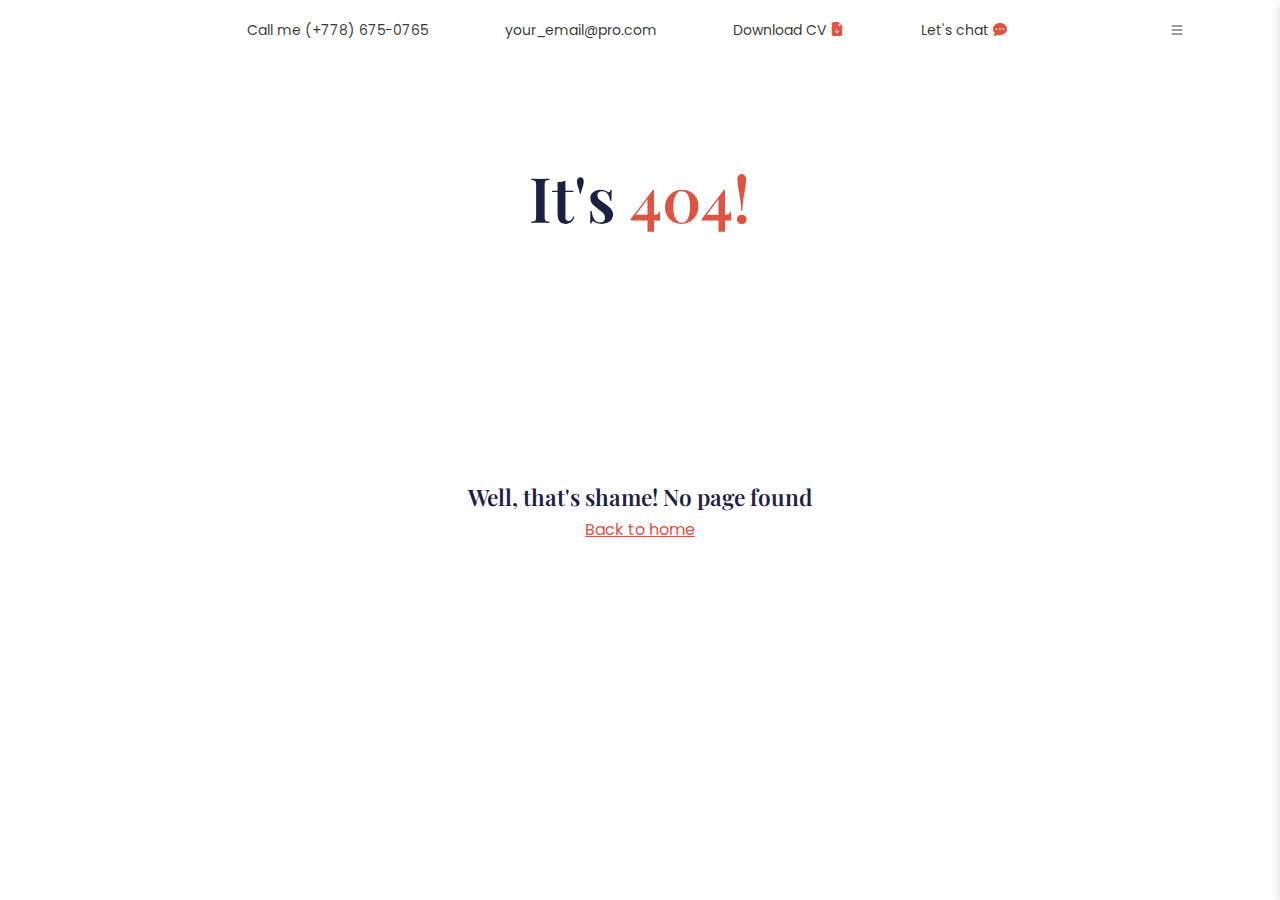
<file: li404.html>
<!DOCTYPE html>
<html lang="en">

<head>
  <meta charset="utf-8">
  <meta http-equiv="X-UA-Compatible" content="IE=edge">
  <meta name="viewport" content="width=device-width, initial-scale=1, shrink-to-fit=no">

  <!-- Fonts -->
  <link rel="preconnect" href="https://fonts.gstatic.com">
  <link href="https://fonts.googleapis.com/css2?family=Playfair+Display:wght@600&family=Poppins:wght@300;400&display=swap" rel="stylesheet">

  <!-- Bootstrap icons -->
  <link rel="stylesheet" href="https://cdn.jsdelivr.net/npm/bootstrap-icons@1.4.1/font/bootstrap-icons.css">

  <!-- Torus Kit `.css` file -->
  <link rel="stylesheet" href="./assets/css/style.min.css">

  <!-- Torus Kit `.js` file -->
  <script src="./assets/js/toruskit.min.js"></script>

  <title>brian barno - page not found!</title>

</head>

<body class="">

  <!-- - - - - - - - - - - - - - - - - - - - - - - - - - - - - - - - - - - - - -->
  <!-- Navigation -->
  <!-- - - - - - - - - - - - - - - - - - - - - - - - - - - - - - - - - - - - - -->

  <nav class="navbar navbar-expand-lg fixed-top bg-white">
    <div class="container">

      <!-- Logo -->
      <a class="navbar-brand" href="./">
        <img src="./assets/img/logo.svg" alt="Logo">
      </a>

      <!-- Togglers -->
      <div class="d-flex ms-auto order-lg-1">
        <!-- Top navigation toggler -->
        <button class="navbar-toggler" type="button" data-bs-toggle="collapse" data-bs-target="#topNavbar" aria-controls="topNavbar" aria-expanded="false" aria-label="Toggle navigation">
          <i class="bi bi-three-dots-vertical"></i>
        </button>

        <!-- Offscreen navigation toggler -->
        <button class="btn shadow-no position-relative center-both text-dark" id="off-toggler" type="button" aria-expanded="false" aria-label="Toggle navigation" data-tor="click:class.toggle(active, {target: body})">
          <!-- <i class="bi bi-list h4 mb-0 z-index-1 center-both"></i> -->
          <i class="bi bi-arrow-left-short position-absolute d-flex" data-tor="hover(#off-toggler):reveal(left) delay(100ms) quad"></i>
          <svg xmlns="http://www.w3.org/2000/svg" width="16" height="16" viewBox="0 0 16 16" data-tor-group="path => hover(#off-toggler):scaleX.to(0) originX(0%) quad delay(/+100ms/);">
            <path fill="currentColor" d="M2.5 4c0-.3.2-.5.5-.5h10c.3 0 .5.2.5.5s-.2.5-.5.5H3c-.3 0-.5-.2-.5-.5z" />
            <path fill="currentColor" d="M2.5 8c0-.3.2-.5.5-.5h10c.3 0 .5.2.5.5s-.2.5-.5.5H3c-.3 0-.5-.2-.5-.5z" />
            <path fill="currentColor" d="M2.5 12c0-.3.2-.5.5-.5h10c.3 0 .5.2.5.5s-.2.5-.5.5H3c-.3 0-.5-.2-.5-.5z" />
          </svg>
          <span class="circle circle-md position-absolute bg-opacity-10" data-tor="hover(#off-toggler):[bg(dark) scale.from(0)]"></span>
        </button>
      </div>

      <!-- Navigation -->
      <div class="collapse navbar-collapse small order-lg-0" id="topNavbar">
        <ul class="navbar-nav d-flex w-100 justify-content-evenly px-2 px-lg-7 links-dark">
          <li class="nav-item">
            <a class="nav-link" href="#">Call me (+778) 675-0765</a>
          </li>
          <li class="nav-item">
            <a class="nav-link" href="#">your_email@pro.com</a>
          </li>
          <li class="nav-item">
            <a class="nav-link" href="#">Download CV
              <i class="bi bi-file-earmark-arrow-down-fill text-primary"></i>
            </a>
          </li>
          <li class="nav-item">
            <a class="nav-link" href="#">Let's chat
              <i class="bi bi-chat-dots-fill text-primary"></i>
            </a>
          </li>
        </ul>
      </div>

    </div>
  </nav>
  <!-- Offscreen backdrop -->
  <div id="offscreen-backdrop" class="z-index-master w-h-100 fixed-top bg-black bg-opacity-50" data-tor="active(body):[fade.in @pointer-events(none;auto)] click:class.remove(active, {target: body})"></div>

  <!-- Offscreen navigation -->
  <nav id="offscreen-nav" class="overflow-auto position-fixed z-index-master end-0 bg-white shadow w-80 w-sm-auto p-5 pe-8 h-100" data-tor="active(body):pull.left(full)">
    <button type="button" class="btn-close position-absolute top-0 end-0 m-3" data-tor="click:class.remove(active, {target: body})" aria-label="Close"></button>
    <ul class="nav flex-column links-dark nav-style-opacity nav-style-hover-primary" data-tor-group="
      .nav-item => active(body):[fade.in pull.left(sm)] delay(/25ms+25ms/) slow;
      .nav-link => hover:push.right(xs) quad;
    ">

      <li class="nav-item">
        <a class="nav-link transition-unset" href="#home">Home</a>
      </li>

      <li class="nav-item">
        <a class="nav-link transition-unset" href="#services">Services</a>
      </li>

      <li class="nav-item">
        <a class="nav-link transition-unset" href="#skills">Skills</a>
      </li>

      <li class="nav-item">
        <a class="nav-link transition-unset" href="#experience">Experience</a>
      </li>

      <li class="nav-item">
        <a class="nav-link transition-unset" href="#portfolio">Portfolio</a>
      </li>

      <li class="nav-item">
        <a class="nav-link transition-unset" href="#testimonials">Testimonials</a>
      </li>

      <li class="nav-item">
        <a class="nav-link transition-unset" href="#work-process">Work Process</a>
      </li>

      <li class="nav-item">
        <a class="nav-link transition-unset" href="#contact">Contact</a>
      </li>

      <li class="nav-item">
        <a class="nav-link transition-unset" href="#stay-connected">Stay connected</a>
      </li>

      <li class="nav-item">
        <h6 class="text-primary font-sans-serif small text-uppercase opacity-50 mt-5 ms-3">Subpages</h6>
        <ul class="nav flex-column">

          <li class="nav-item">
            <a class="nav-link transition-unset" href="./light-services.html">Services</a>
          </li>

          <li class="nav-item">
            <a class="nav-link transition-unset" href="./light-portfolio.html">Portfolio</a>
          </li>

          <li class="nav-item">
            <a class="nav-link transition-unset" href="./light-contact.html">Contact</a>
          </li>

          <li class="nav-item">
            <a class="nav-link transition-unset" href="./light-404.html">404</a>
          </li>

        </ul>
      </li>
    </ul>
  </nav>

  <h1 class="text-center pt-8 pb-7">
    <span>It&#39;s</span>
    <span class="text-primary">404!</span>
  </h1>

  <div class="text-center py-8">
    <h3>Well, that's shame! No page found</h3>
    <a href="./" class="btn-link text-primary">Back to home</a>
  </div><!-- - - - - - - - - - - - - - - - - - - - - - - - - - - - - - - - - - - - - -->
  <!-- Scripts -->
  <!-- - - - - - - - - - - - - - - - - - - - - - - - - - - - - - - - - - - - - -->

  <!-- Bootstrap `.js` file -->
  <script src="./assets/js/bootstrap.bundle.min.js"></script>
</body>

</html>
</file>
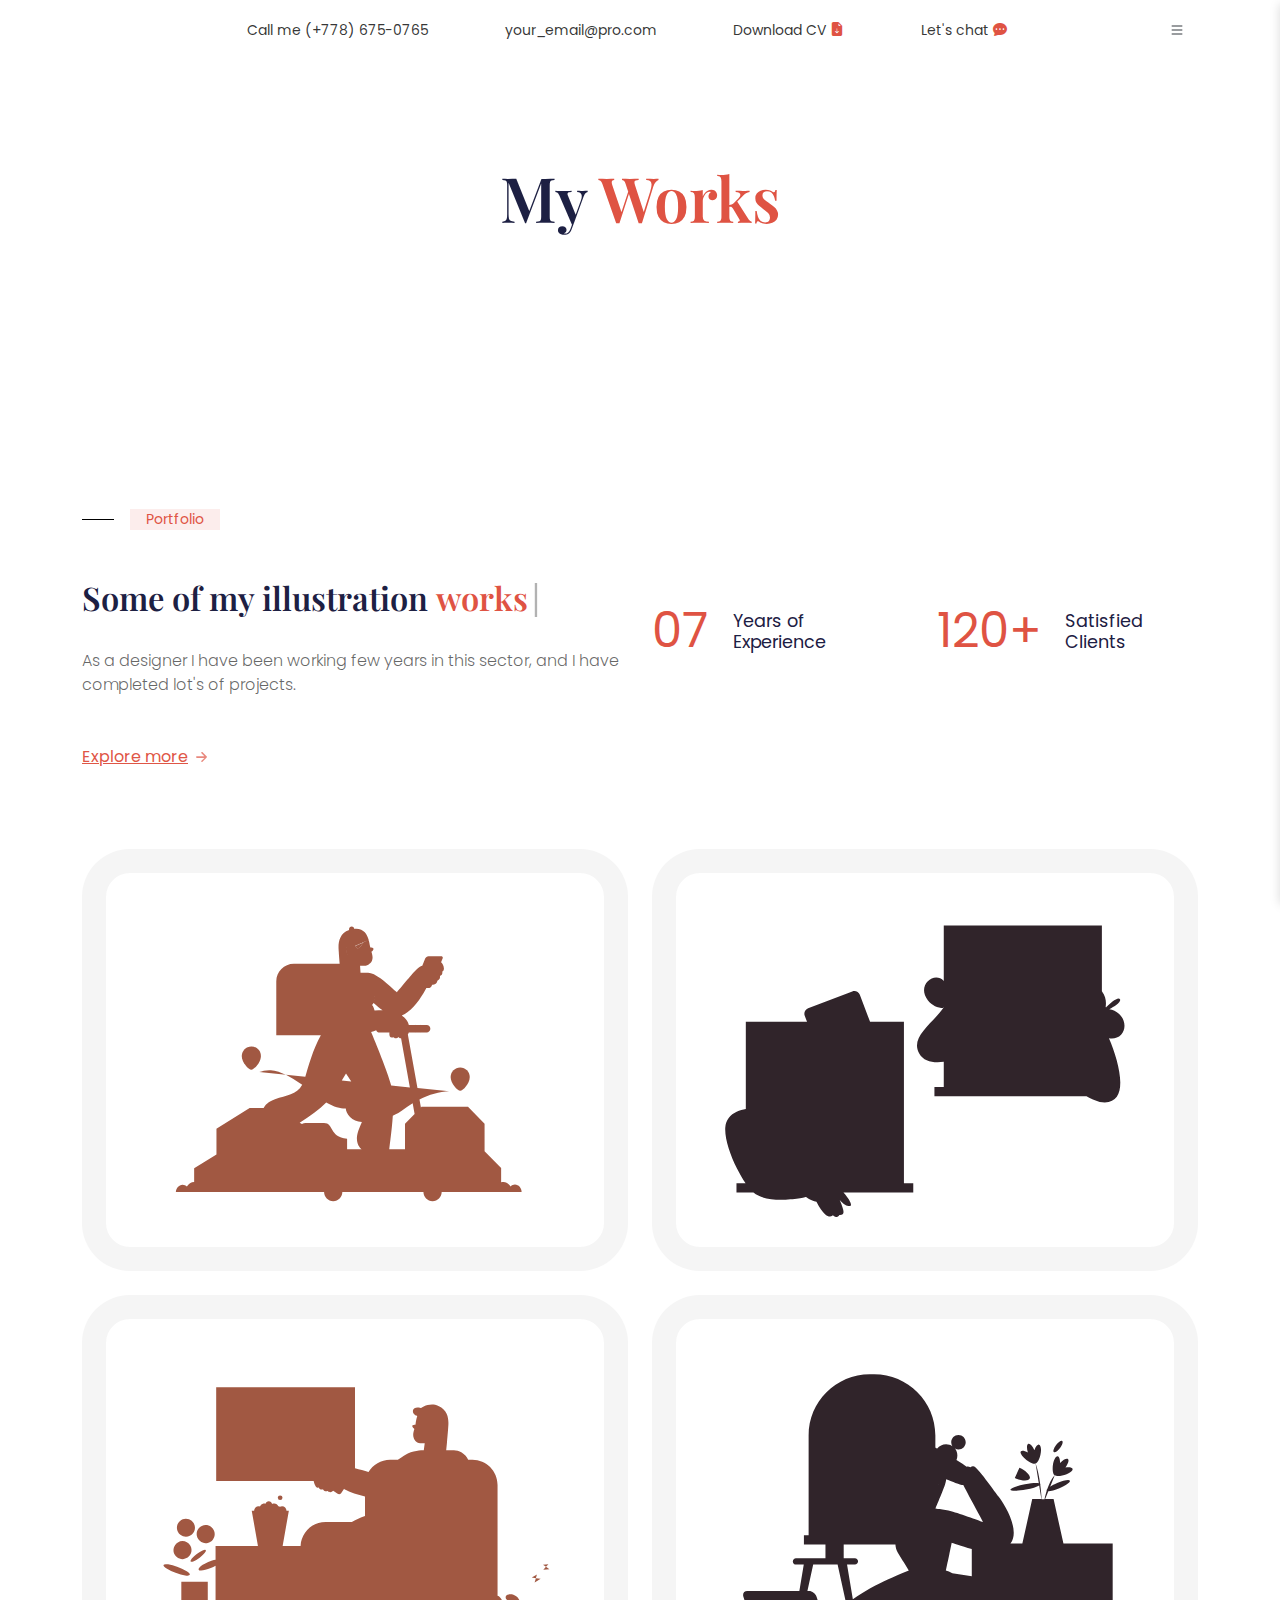
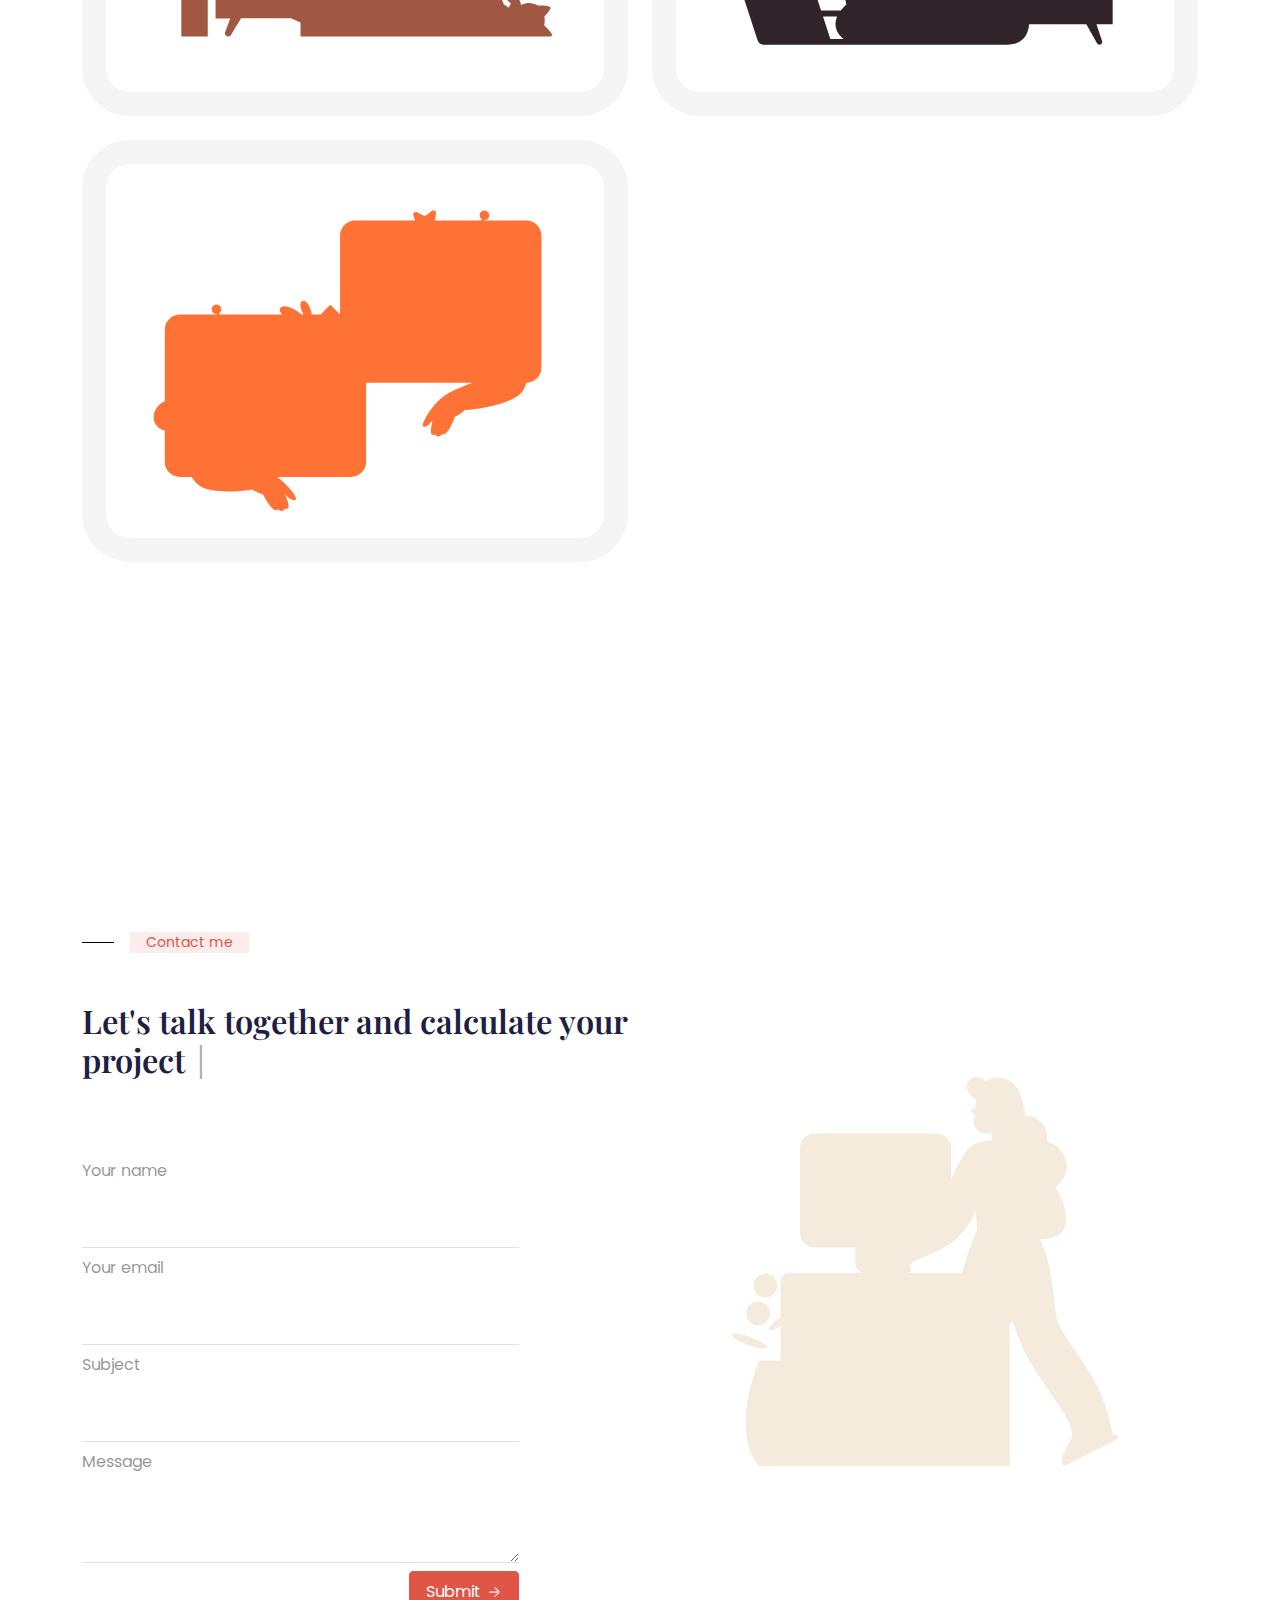
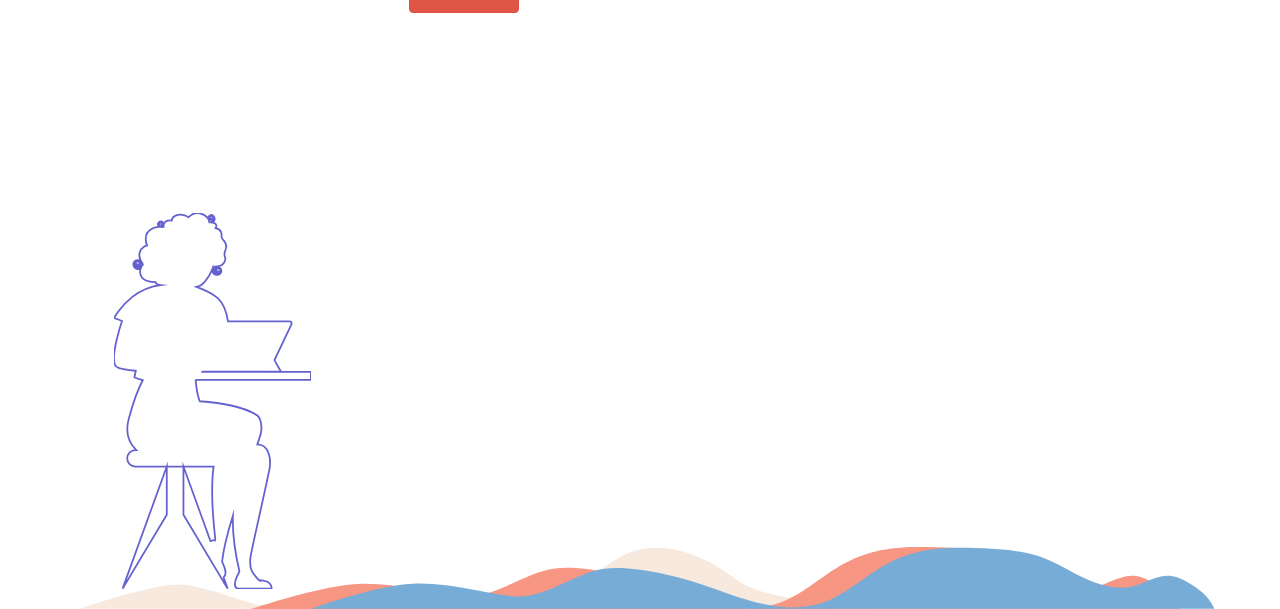
<file: portfolio.html>
<!DOCTYPE html>
<html lang="en">

<head>
  <meta charset="utf-8">
  <meta http-equiv="X-UA-Compatible" content="IE=edge">
  <meta name="viewport" content="width=device-width, initial-scale=1, shrink-to-fit=no">

  <!-- Fonts -->
  <link rel="preconnect" href="https://fonts.gstatic.com">
  <link href="https://fonts.googleapis.com/css2?family=Playfair+Display:wght@600&family=Poppins:wght@300;400&display=swap" rel="stylesheet">

  <!-- Bootstrap icons -->
  <link rel="stylesheet" href="https://cdn.jsdelivr.net/npm/bootstrap-icons@1.4.1/font/bootstrap-icons.css">

  <!-- Torus Kit `.css` file -->
  <link rel="stylesheet" href="./assets/css/style.min.css">

  <!-- Torus Kit `.js` file -->
  <script src="./assets/js/toruskit.min.js"></script>

  <title>brian barno - portfolio</title>

</head>

<body class="">

  <!-- - - - - - - - - - - - - - - - - - - - - - - - - - - - - - - - - - - - - -->
  <!-- Navigation -->
  <!-- - - - - - - - - - - - - - - - - - - - - - - - - - - - - - - - - - - - - -->

  <nav class="navbar navbar-expand-lg fixed-top bg-white">
    <div class="container">

      <!-- Logo -->
      <a class="navbar-brand" href="./">
        <img src="./assets/img/logo.svg" alt="Logo">
      </a>

      <!-- Togglers -->
      <div class="d-flex ms-auto order-lg-1">
        <!-- Top navigation toggler -->
        <button class="navbar-toggler" type="button" data-bs-toggle="collapse" data-bs-target="#topNavbar" aria-controls="topNavbar" aria-expanded="false" aria-label="Toggle navigation">
          <i class="bi bi-three-dots-vertical"></i>
        </button>

        <!-- Offscreen navigation toggler -->
        <button class="btn shadow-no position-relative center-both text-dark" id="off-toggler" type="button" aria-expanded="false" aria-label="Toggle navigation" data-tor="click:class.toggle(active, {target: body})">
          <!-- <i class="bi bi-list h4 mb-0 z-index-1 center-both"></i> -->
          <i class="bi bi-arrow-left-short position-absolute d-flex" data-tor="hover(#off-toggler):reveal(left) delay(100ms) quad"></i>
          <svg xmlns="http://www.w3.org/2000/svg" width="16" height="16" viewBox="0 0 16 16" data-tor-group="path => hover(#off-toggler):scaleX.to(0) originX(0%) quad delay(/+100ms/);">
            <path fill="currentColor" d="M2.5 4c0-.3.2-.5.5-.5h10c.3 0 .5.2.5.5s-.2.5-.5.5H3c-.3 0-.5-.2-.5-.5z" />
            <path fill="currentColor" d="M2.5 8c0-.3.2-.5.5-.5h10c.3 0 .5.2.5.5s-.2.5-.5.5H3c-.3 0-.5-.2-.5-.5z" />
            <path fill="currentColor" d="M2.5 12c0-.3.2-.5.5-.5h10c.3 0 .5.2.5.5s-.2.5-.5.5H3c-.3 0-.5-.2-.5-.5z" />
          </svg>
          <span class="circle circle-md position-absolute bg-opacity-10" data-tor="hover(#off-toggler):[bg(dark) scale.from(0)]"></span>
        </button>
      </div>

      <!-- Navigation -->
      <div class="collapse navbar-collapse small order-lg-0" id="topNavbar">
        <ul class="navbar-nav d-flex w-100 justify-content-evenly px-2 px-lg-7 links-dark">
          <li class="nav-item">
            <a class="nav-link" href="#">Call me (+778) 675-0765</a>
          </li>
          <li class="nav-item">
            <a class="nav-link" href="#">your_email@pro.com</a>
          </li>
          <li class="nav-item">
            <a class="nav-link" href="#">Download CV
              <i class="bi bi-file-earmark-arrow-down-fill text-primary"></i>
            </a>
          </li>
          <li class="nav-item">
            <a class="nav-link" href="#">Let's chat
              <i class="bi bi-chat-dots-fill text-primary"></i>
            </a>
          </li>
        </ul>
      </div>

    </div>
  </nav>
  <!-- Offscreen backdrop -->
  <div id="offscreen-backdrop" class="z-index-master w-h-100 fixed-top bg-black bg-opacity-50" data-tor="active(body):[fade.in @pointer-events(none;auto)] click:class.remove(active, {target: body})"></div>

  <!-- Offscreen navigation -->
  <nav id="offscreen-nav" class="overflow-auto position-fixed z-index-master end-0 bg-white shadow w-80 w-sm-auto p-5 pe-8 h-100" data-tor="active(body):pull.left(full)">
    <button type="button" class="btn-close position-absolute top-0 end-0 m-3" data-tor="click:class.remove(active, {target: body})" aria-label="Close"></button>
    <ul class="nav flex-column links-dark nav-style-opacity nav-style-hover-primary" data-tor-group="
      .nav-item => active(body):[fade.in pull.left(sm)] delay(/25ms+25ms/) slow;
      .nav-link => hover:push.right(xs) quad;
    ">

      <li class="nav-item">
        <a class="nav-link transition-unset" href="#home">Home</a>
      </li>

      <li class="nav-item">
        <a class="nav-link transition-unset" href="#services">Services</a>
      </li>

      <li class="nav-item">
        <a class="nav-link transition-unset" href="#skills">Skills</a>
      </li>

      <li class="nav-item">
        <a class="nav-link transition-unset" href="#experience">Experience</a>
      </li>

      <li class="nav-item">
        <a class="nav-link transition-unset" href="#portfolio">Portfolio</a>
      </li>

      <li class="nav-item">
        <a class="nav-link transition-unset" href="#testimonials">Testimonials</a>
      </li>

      <li class="nav-item">
        <a class="nav-link transition-unset" href="#work-process">Work Process</a>
      </li>

      <li class="nav-item">
        <a class="nav-link transition-unset" href="#contact">Contact</a>
      </li>

      <li class="nav-item">
        <a class="nav-link transition-unset" href="#stay-connected">Stay connected</a>
      </li>

      <li class="nav-item">
        <h6 class="text-primary font-sans-serif small text-uppercase opacity-50 mt-5 ms-3">Subpages</h6>
        <ul class="nav flex-column">

          <li class="nav-item">
            <a class="nav-link transition-unset" href="./light-services.html">Services</a>
          </li>

          <li class="nav-item">
            <a class="nav-link transition-unset" href="./light-portfolio.html">Portfolio</a>
          </li>

          <li class="nav-item">
            <a class="nav-link transition-unset" href="./light-contact.html">Contact</a>
          </li>

          <li class="nav-item">
            <a class="nav-link transition-unset" href="./light-404.html">404</a>
          </li>

        </ul>
      </li>
    </ul>
  </nav>

  <h1 class="text-center pt-8 pb-7">
    <span>My</span>
    <span class="text-primary">Works</span>
  </h1>

  <section id="portfolio" class="py-5 py-lg-8">
    <div class="container py-4">
      <!-- Title -->
      <div class="title-badge d-inline-block mb-6 bg-primary text-primary bg-opacity-10 px-3 small">Portfolio</div>

      <div class="row row-cols-1 row-cols-md-2 mb-7">
        <div class="col">

          <h2 class="mb-4 overflow-hidden mb-5" data-tor-group=".fx => scroll:[@width(0;auto) @visibility(hidden;visible), {start: /10+5/, end: /10+5/}];">
            Some of my illustration
            <span class="text-primary">

              <span class="text-nowrap"><span class="fx">w</span><span class="fx">o</span><span class="fx">r</span><span class="fx">k</span><span class="fx">s</span></span>

              <span class="text-body text-opacity-30 ms-n1" data-tor="loop:blink">|</span>
            </span>
          </h2>

          <p class="mb-6">As a designer I have been working few years in this sector, and I have completed lot's of projects.</p>
          <a href="#" class="btn-link btn-arrow">Explore more</a>
        </div>
        <div class="col">
          <div class="row row-cols-md-2 mt-4">
            <!-- col -->
            <div class="col center-v">
              <div class="display-5 font-sans-serif text-primary me-4">07</div>
              <h3 class="h5 mb-0 font-sans-serif w-md-30">Years of Experience</h3>
            </div>
            <!-- end .col -->
            <!-- col -->
            <div class="col center-v">
              <div class="display-5 font-sans-serif text-primary me-4">120+</div>
              <h3 class="h5 mb-0 font-sans-serif w-md-30">Satisfied Clients</h3>
            </div>
            <!-- end .col -->
          </div>
        </div>
      </div>
      <div class="row row-cosl-1 row-cols-md-2 g-4">

        <div class="col">
          <img class="img-fluid border border-dark border-opacity-5 portfolio-item bg-white" src="./assets/img/works/wfh_2.svg" alt="illustration">
        </div>

        <div class="col">
          <img class="img-fluid border border-dark border-opacity-5 portfolio-item bg-white" src="./assets/img/works/wfh_3.svg" alt="illustration">
        </div>

        <div class="col">
          <img class="img-fluid border border-dark border-opacity-5 portfolio-item bg-white" src="./assets/img/works/wfh_4.svg" alt="illustration">
        </div>

        <div class="col">
          <img class="img-fluid border border-dark border-opacity-5 portfolio-item bg-white" src="./assets/img/works/wfh_5.svg" alt="illustration">
        </div>

        <div class="col">
          <img class="img-fluid border border-dark border-opacity-5 portfolio-item bg-white" src="./assets/img/works/wfh_6.svg" alt="illustration">
        </div>

      </div>
    </div>
    <!-- end .container -->
  </section>
  <!-- end #portfolio -->
  <section id="contact" class="py-5 py-md-8">
    <div class="container py-4">
      <div class="row row-cols-1 row-cols-md-2 center-v">

        <div class="col">
          <!-- Badge -->
          <div class="title-badge d-inline-block mb-6 bg-primary text-primary bg-opacity-10 px-3 small">Contact me</div>

          <h2 class="mb-7 overflow-hidden mb-5" data-tor-group=".fx => scroll:[@width(0;auto) @visibility(hidden;visible), {start: /10+5/, end: /10+5/}];">
            Let&#39;s talk together and calculate your project
            <span class="text-primary">

              <span class="text-nowrap"><span class="fx">e</span><span class="fx">s</span><span class="fx">t</span><span class="fx">i</span><span class="fx">m</span><span class="fx">a</span><span class="fx">t</span><span class="fx">e</span></span>

              <span class="text-body text-opacity-30 ms-n1" data-tor="loop:blink">|</span>
            </span>
          </h2>

          <form class="w-md-80 form-clean inputs-transparent" data-tor-group=".form-control => !focus:[border(dark) bg(light)];">
            <div class="mb-2">
              <label for="contact-name" class="form-label opacity-70">Your name</label>
              <input type="text" class="form-control p-3 border-bottom" id="contact-name" aria-describedby="contact-name">
            </div>
            <div class="mb-2">
              <label for="contact-email" class="form-label opacity-70">Your email</label>
              <input type="email" class="form-control p-3 border-bottom" id="contact-email" aria-describedby="contact-email">
            </div>
            <div class="mb-2">
              <label for="contact-subject" class="form-label opacity-70">Subject</label>
              <input type="email" class="form-control p-3 border-bottom" id="contact-subject" aria-describedby="contact-subject">
            </div>
            <div class="mb-2">
              <label for="contact-message" class="form-label opacity-70">Message</label>
              <textarea class="form-control p-3 border-bottom" id="contact-message" rows="2"></textarea>
            </div>
            <button type="submit" class="btn btn-primary btn-arrow py-2 px-3 float-md-end w-100 w-md-auto">Submit</button>
          </form>
        </div>

        <div class="col">
          <div class="px-md-7 d-none d-md-block" data-tor-group="
            #vase-wfh-10_1_, #cupboard_1_ => inview:scale.from(0) originY(100%);
            #female-wfh-10_1_       => inview:[pull.right(md) fade.in];
            #computer-wfh-10_1_     => inview:[pull.left(md) fade.in] wait(300ms) click:class.toggle(active, {target: #illustration-contact});
            #message-wfh-10_1_      => active(#illustration-contact):scale.to(0) hover:scale.to(85%) slow;
            #message-head-wfh-10_1_ => active(#illustration-contact):scale.from(0) slow;
            #message-wfh-10_1_ .illustration-loop     => loop:glow(3rem, {color: --bs-blue, duration: 3s});

            .illustration-reveal    => delay(/+100ms/) slow;
            .illustration-interaction => mouseX:@parallax(/+3/);
          ">
            <svg version="1.1" id="illustration-contact" xmlns="http://www.w3.org/2000/svg" x="0" y="0" viewBox="0 0 862.5 870.6" xml:space="preserve">
              <style>
                .st0 {
                  fill: #404040
                }

              </style>
              <path class="st0" d="M688.2 605c9.7 16.6 4.1 37.9-12.5 47.5 22 35.1 48.3 70.2 65.6 99l83-42.2c-8.6-20.5-19-40.1-31.1-58.7-46-70.4-56.4-79-65.4-105.5.1 0 .1-.1.2-.1-.3-.8-.5-1.5-.8-2.3-8-24.7-8.3-125.9-40.1-180.4 13.8.4 44.6-1.2 55-22.6 15.5-35.7-13.5-83-19.3-93.7-14.5 12.6-74.4 29-93.7-33.8-24.8-11.3-31.3-29.8-31.3-45.9.1 16.1 6.5 34.5 31.3 45.8 19.3 62.8 79.2 46.3 93.7 33.8.5-.4 1.1-.9 1.7-1.4 6.1-5.1 11.4-11 15.7-17.7 23.1-37-7-75.7-35.8-82.2 5.8-55.1-48.3-58.9-48.3-58.9s-2.9-14.4-5.8-27c-4.2-18.1-10.3-45.5-41.9-55.4-17.3-5.4-32.5 0-42.3 5.5C549.9-10 518 3.6 525.7 28.6c4.2 13.7 19.6 21.1 19.6 21.1v.1c19.2 10.2 43.1 15.5 43.1 15.5s15.5-22.3 29-13.6c9.5 6.1 10.5 15.8 6.9 23.7 3.5-7.9 2.4-17.4-7-23.5-13.4-8.7-28.9 13.5-28.9 13.5s-23.9-5.3-43.1-15.5c-.6 5-1 10-1.1 15-.1 1.9-.1 3.7-.3 5.5 0 0-8.7 1.5-9.2 5.5-.6 4.9 7.5 8.2 7.5 8.2-1.7 11.2-3.2 19.8 1.8 29 4.4 8.1 12.9 17.1 35.7 11.4l.1 10.5h.1l.1 7s-37.9-1.3-56.2 22.8c-8.1 10.7-21.6 37.2-33.9 63.1v-69.3c0-17.9-14.5-32.4-32.4-32.4H184.4c-17.9.1-32.4 14.6-32.4 32.4v190.1c0 17.9 14.5 32.4 32.4 32.4h91.2v36.8c0 10.7 8.6 19.3 19.3 19.3h12.2-178.6c-11 0-20 9-20 20v81.4c-3.4 1.6-7.2 3.8-11 6.6-10.5 7.6-17.1 16.4-14.8 19.6 2.3 3.2 12.7-.3 23.3-8 .9-.7 1.8-1.3 2.6-2v78.4H61s9.2 20.7 33.3 20.7c5.5 0 10.2-1.1 14.2-2.7v.1c-4 1.7-8.8 2.8-14.3 2.8C70.1 654 61 633.3 61 633.3s-67.8 155-1.2 236.6h68.9l.1-.1H461v.1h133.3c.3 0 .6 0 .9-.1h25.2V549.1h.5c.6 0 1.1-.1 1.6-.1h.4c.5-.1.9-.1 1.4-.2h.2c1.1-.2 2.2-.6 3.2-1 1.3-.5 2.6-1.2 3.7-2.1-1.2.9-2.5 1.6-3.8 2.2 3.4 9.8 8.7 25.3 16.1 43 7.1 17.2 15.5 34 24.9 50 2.3 3.9 4.7 7.7 7.1 11.6 10.6-6.2 17.1-17.6 17-29.9 0-4.9-1-9.7-3-14.2-7.9-17.5-28.4-25.4-46-17.5 16.2-7.4 35.5-1.3 44.5 14.1zM181 323.3l-.1-82.5h.1v82.5zm388.5 113.9c12.4-29.9 16.4-75.7 17.6-95.6h.1c-1.2 19.9-5.1 65.7-17.7 95.6zm91.1 110.1zm8-7.7c.1-.1.1-.2.2-.3 1.7 3.4 4.5 6.2 7.9 7.9 4.8 2.4 10.1 2.4 14.7.6-8.5 3.5-18.4.1-22.8-8.2zm23.9 7.7zm34.6-1.6c-.1 0-.1 0 0 0-.1 0-.1 0 0 0zm-24.2-3c4.7 5.6 12 7.6 18.6 5.7-8.1 2.4-16.9-1.1-21-8.8.1-.1.1-.2.2-.3.6 1.2 1.3 2.3 2.2 3.4zm20 5.3c-.2.1-.4.1-.6.2.2-.1.4-.2.6-.2zM606.7 88.6c-6.2 14.6-6.9 31.1-1.8 46.2v.1h-.1c-5-15.2-4.4-31.6 1.9-46.3zm-61.8 210.5l7.6-18.5-7.5 18.5 2.9 42.5c-1 2-19 38.4-33.4 95.6H379.1h14.3c3.8 0 6.8-3.1 6.8-6.8 0-3.3-2.3-5.9-5.3-6.6 6.3-6.8 10.1-12.6 10.1-12.6s6.5-2.1 16.3-5.9l-.1-.1c21.9-8.4 60.6-25 81.2-44.3 28.9-27.1 42.5-61.8 42.5-61.8zM198.1 155.2c-9.4 0-17.1 7.7-17.1 17.2v64.4h-.1v-64.4c0-9.5 7.7-17.2 17.2-17.2zm438.6 384.4c.1-.1.1-.2.2-.3 1.7 3.4 4.5 6.2 7.9 7.9 4.8 2.4 10.1 2.4 14.7.6-8.5 3.5-18.4.1-22.8-8.2z" />
              <path class="st0" d="M862.1 802.6c-1.1-3.2-4.6-4.8-7.7-3.7l-74.1 37.9c0-.1-2-2.8-5.3-6.4 3.3 3.5 5.3 6.2 5.3 6.2l74.1-37.9c-.3.1-.5.2-.8.3l-2.5 1.2c.1.1-5.6-40.7-26.8-90.9l-83 42.2c12.9 21.5 20.8 39.7 18.1 51.7-1 4.2-2.4 8.3-4.3 12.2h.1c-9.2 19.3-25.4 31-14.1 54.5l118-59.9c2.7-1.4 4-4.5 3-7.4zM692.7 622.6z" />
              <ellipse transform="rotate(-69.341 39.348 589.985)" class="st0" cx="39.3" cy="590" rx="9.3" ry="41.9" />
              <path class="st0" d="M46.9 552.2s0-.1 0 0c13.3 6.3 29.2.8 35.6-12.5 3.4-7.1 3.5-15.5.2-22.7h.1c-6.2-13.4-22-19.3-35.4-13.1-13.4 6.2-19.3 22-13.1 35.4 2.5 5.7 7 10.2 12.6 12.9zM95.6 482.4zM48 466.7c.2 7.8 3.9 15.3 10.1 20.1 11.6 9.1 28.3 7.2 37.5-4.4-.4-.4-.7-.8-1.1-1.2.4.4.8.8 1.1 1.2 3.8-4.9 5.9-10.9 5.7-17.1-.3-14.7-12.5-26.4-27.3-26.1-14.7.3-26.4 12.5-26.1 27.2-.1 0-.3.1-.4.1l.5.2z" />
            </svg>
          </div>
        </div>

      </div>
    </div>
    <!-- end .container -->
  </section>
  <!-- end #work-process -->
  <section id="stay-connected">
    <div class="container position-relative pb-1 overflow-hidden overflow-sm-visible">
      <div class="row">

        <div class="col-md-3 my-3">
          <div class="d-none d-md-block px-5">
            <svg version="1.1" id="illustration-footer" xmlns="http://www.w3.org/2000/svg" x="0" y="0" viewBox="0 0 660.3 1260.5" xml:space="preserve">
              <style>
                .st0 {
                  fill: #404040
                }

              </style>
              <path class="st0" d="M176.9 1011.3V849.8L28.8 1259z" />
              <path class="st0" d="M660.2 532.8H542.9c0-.2.1-.4.2-.8h13.6l-.2-.4H559.8l-17.5-30.1c-1.1-3.4-2.5-6.5-4.2-8.8l56.7-119.5c.5-1 .7-2 .7-3.1 0-4-3.2-7.2-7.2-7.2H382c-3.6-24.3-12.5-57.2-34.5-77.3-20.1-18.3-56.9-32.9-71.1-38 .4-.1.8-.3 1.2-.4 16.3 0 40.6-29 51.4-58-.1 2.1.2 4.2.7 6.3 2 7.1 8.4 12 15.8 12 1.5 0 3-.2 4.5-.6 7.2-2 11.3-9.5 9.3-16.7-1.7-6-7.9-9.5-13.9-7.8-5 1.4-7.9 6.6-6.5 11.6 1.2 4.2 5.6 6.6 9.8 5.4 1.1-.3 1.7-1.4 1.4-2.5-.3-1.1-1.4-1.7-2.5-1.4-2 .6-4.2-.6-4.8-2.7-.8-2.9.8-5.9 3.7-6.7 3.9-1.1 7.9 1.1 9 5 1.4 5.1-1.5 10.3-6.6 11.8-6.6 1.9-13.5-2-15.4-8.6-1.5-5-.4-10.4 2.9-14.5 36.6.6 37.4-25.5 36.4-29.9-1-4.6-6.2-9.7.5-25.1 6.7-15.4-.6-28.7-8.8-36.4-8.2-7.7-1-13.4-5.5-24.1-4.5-10.7-18.6-13.3-18.6-13.3s5.6-8.1 0-14.3c-2.3-2.5-6.2-3.7-10.1-4.3.3-.1.6-.3.8-.5 7.3-5.3 7.1-13.3 4.6-18.9-2.3-5.2-8.2-7.6-13.5-5.6-2 .8-3.7 2.4-4.5 4.5-.8 2.1-.8 4.5.2 6.6 1.6 3.6 5.8 5.3 9.5 3.9 1-.4 1.5-1.6 1.1-2.6-.4-1-1.6-1.5-2.6-1.1-1.7.6-3.6-.2-4.4-1.9-.5-1-.5-2.3-.1-3.4s1.2-1.9 2.3-2.3c3.3-1.2 7 .3 8.4 3.5 1 2 3.4 9.1-3.3 14-2.7 1.9-6 2.8-9.3 2.5-.3-4-2.9-20.1-25.5-28.5-26.1-9.7-44.3 11.7-44.3 11.7s-19.9-14.1-41-6.4c-13.9 5-15.4 17.4-15.4 17.4-4.4-.7-8.9-.7-13.2.2-3 .7-5.8 2.1-8.1 4.1-1.9 1.7-3.4 3.8-4.3 6.2-1.2 3.4-1.8 7-1.6 10.7-7.9 2.8-12.3-3.2-13.5-5.1-1.8-3-1-6.9 1.8-8.9.9-.6 2.1-.8 3.2-.6 1.2.3 2.2 1 2.8 2 1 1.6.6 3.6-.9 4.7-.9.6-1.1 1.9-.5 2.8.6.9 1.9 1.1 2.8.5 3.3-2.3 4.2-6.7 2.1-10.1-1.2-1.9-3.2-3.3-5.4-3.8s-4.5-.1-6.3 1.2c-4.6 3.2-5.9 9.4-3 14.2.6 1 1.4 2 2.2 2.9-7.1-.2-15.3 1.5-24.3 6.3-34 18.3-16 56.1-16 56.1s-20 4-25.1 24.3c-4.3 17.1 6.3 32.8 11.1 38.9-3.2 6.4-9.4 11.8-15.1 12.1-6.9.4-12.8-4.8-13.2-11.7-.3-5.3 3.7-9.8 9-10.1 4-.3 7.5 2.8 7.7 6.8.2 3-2.1 5.5-5.1 5.7-2.1.1-4-1.5-4.1-3.7 0-1.1-1-2-2.1-1.9-1.1 0-2 1-1.9 2.1.3 4.4 4 7.8 8.4 7.5 5.2-.3 9.2-4.7 8.9-9.9-.4-6.2-5.7-10.9-11.9-10.6-7.5.4-13.2 6.8-12.8 14.3.5 8.7 7.7 15.5 16.4 15.5h1c2.5-.2 5-.9 7.2-2.2-2.2 5.3-3.1 12.7.2 22.6 8.2 25.1 48.7 23 48.7 23 3.4 7.3 10.4 9.9 17.1 10.5-23.5 3.3-60.3 12.6-93.9 39.2C19.3 314.5.2 352.4.2 352.4s11 2.6 26.8 9.6c-1.5 4.2-41.5 122-21.3 151 5.7 8.2 32.7 13 67.3 15.8l-4.5 21.8s8.8 4.9 27.9 9.9c-3 5.5-25.1 48.5-47 129.6-12.5 46.2 1.4 81.8 25.6 104.7h-3.3c-15.2 0-27.5 12.3-27.5 27.5s12.3 27.5 27.5 27.5h262.1c-9.7 72.3-.7 186.6 5.7 242.7.2 1.6-.1 3-.7 4.2-.1-.1-.1-.2-.1-.3 0 0-7.4.7-15.5 3.1l-90.4-249.7v161.5L380.9 1259l-13.5-37.4c4.8-4.8 10.2-14.9 2.7-33.9-1.6-4.1-7.8-18.9-7.8-18.9 4.8-45.5 20-102.1 36.3-154-2.5 65.2 10.2 136.7 21.8 186.3l-6.1 13.6c-.1 0-.2.1-.4.1 0 0-22.8 44.5 6 44.6 12.3 0 108-.3 108-.3s3.7-22.8-27.8-27.1c-4.4-.6-14.4-2-14.4-2s.1.2.3.5c-.2-.1-.2-.2-.2-.2-21.7-21.4-33.7-36.8-28.1-77.5 4.2-29.3 54-244.1 63.5-295.3 5.7-30.8-.1-81.1-40.9-81.7 5.7-17.1 10.2-30.5 11.2-34.5 5.5-21 3.2-60.6-19.5-66.8 2.3.3 3.6.8 3.6.8-34.7-19.8-81.3-37.7-188.3-44.3-10.5-27.5-11.5-50.2-13.5-70.5 1.3-.5 2.5-.9 3.6-1.4h382.8v-26.3zm-119.1 0h-21.5c.1-.2.1-.5.2-.8h18.9c.9.4 1.7.7 2.4.8zm-245.2-.8H514.2l2.1.8H295.7c.1-.3.1-.5.2-.8z" />
            </svg>
          </div>
        </div>

        <div class="col-md-4 offset-md-1 center-both my-3">
          <div class="text-center" data-tor-group=".fx => inview:reveal(up) delay(/+100ms/);">
            <h2 class="fx mb-5">Stay Connected</h2>
            <p class="fx opacity-50 fw-500 mb-2">United States Of America</p>
            <a href="mailto:#" class="fx text-dark h3 font-sans-serif d-block mb-3">your_email@pro.com</a>
            <p class="fx">(+778) 675-0765</p>
          </div>
        </div>
      </div>
      <!-- end .row -->

      <div class="position-absolute bottom-0 z-index-n1 w-100">
        <svg xmlns="http://www.w3.org/2000/svg" viewBox="0 0 1363 74.1" class="w-100 overflow-visible" data-tor-group="path => mouseX:@parallax(/+3/);">
          <path d="M0 73.9s85-29 117-29 86 25 111 27 323 5 354-13 58.6-58 106-58c39.5 0 74 19.9 94 36 26.5 21.4 90 30 122 26s338.5 11 338.5 11H0z" fill="#f8e9de" />
          <path d="M208.1 74.1s81.9-27.9 127.1-30 84.1 11.3 123.1 15.4 76.9-29.8 112.9-33.9 92.3 9.2 134.4 24.6c42.1 15.4 96.4 34.9 142.6 13.3C894.3 42.1 916.8 0 1003 0s105.7 10.3 137.5 27.7 60.5 27.7 88.2 16.4c27.7-11.3 35.9-14.4 60.5 0s30.8 29.8 30.8 29.8l-1111.9.2z" fill="#f79682" />
          <path d="M283 73.9s77-28 121-30 82 11 120 15 75-29 110-33 90 9 131 24 94 34 139 13 67-62 151-62 103 10 134 27 59 27 86 16 35-14 59 0 29 30 29 30H283z" fill="#77acd7" />
        </svg>
      </div>

    </div>
    <!-- end .container -->
  </section>
  <!-- end #footer -->
  <!-- - - - - - - - - - - - - - - - - - - - - - - - - - - - - - - - - - - - - -->
  <!-- Scripts -->
  <!-- - - - - - - - - - - - - - - - - - - - - - - - - - - - - - - - - - - - - -->

  <!-- Bootstrap `.js` file -->
  <script src="./assets/js/bootstrap.bundle.min.js"></script>
</body>

</html>
</file>
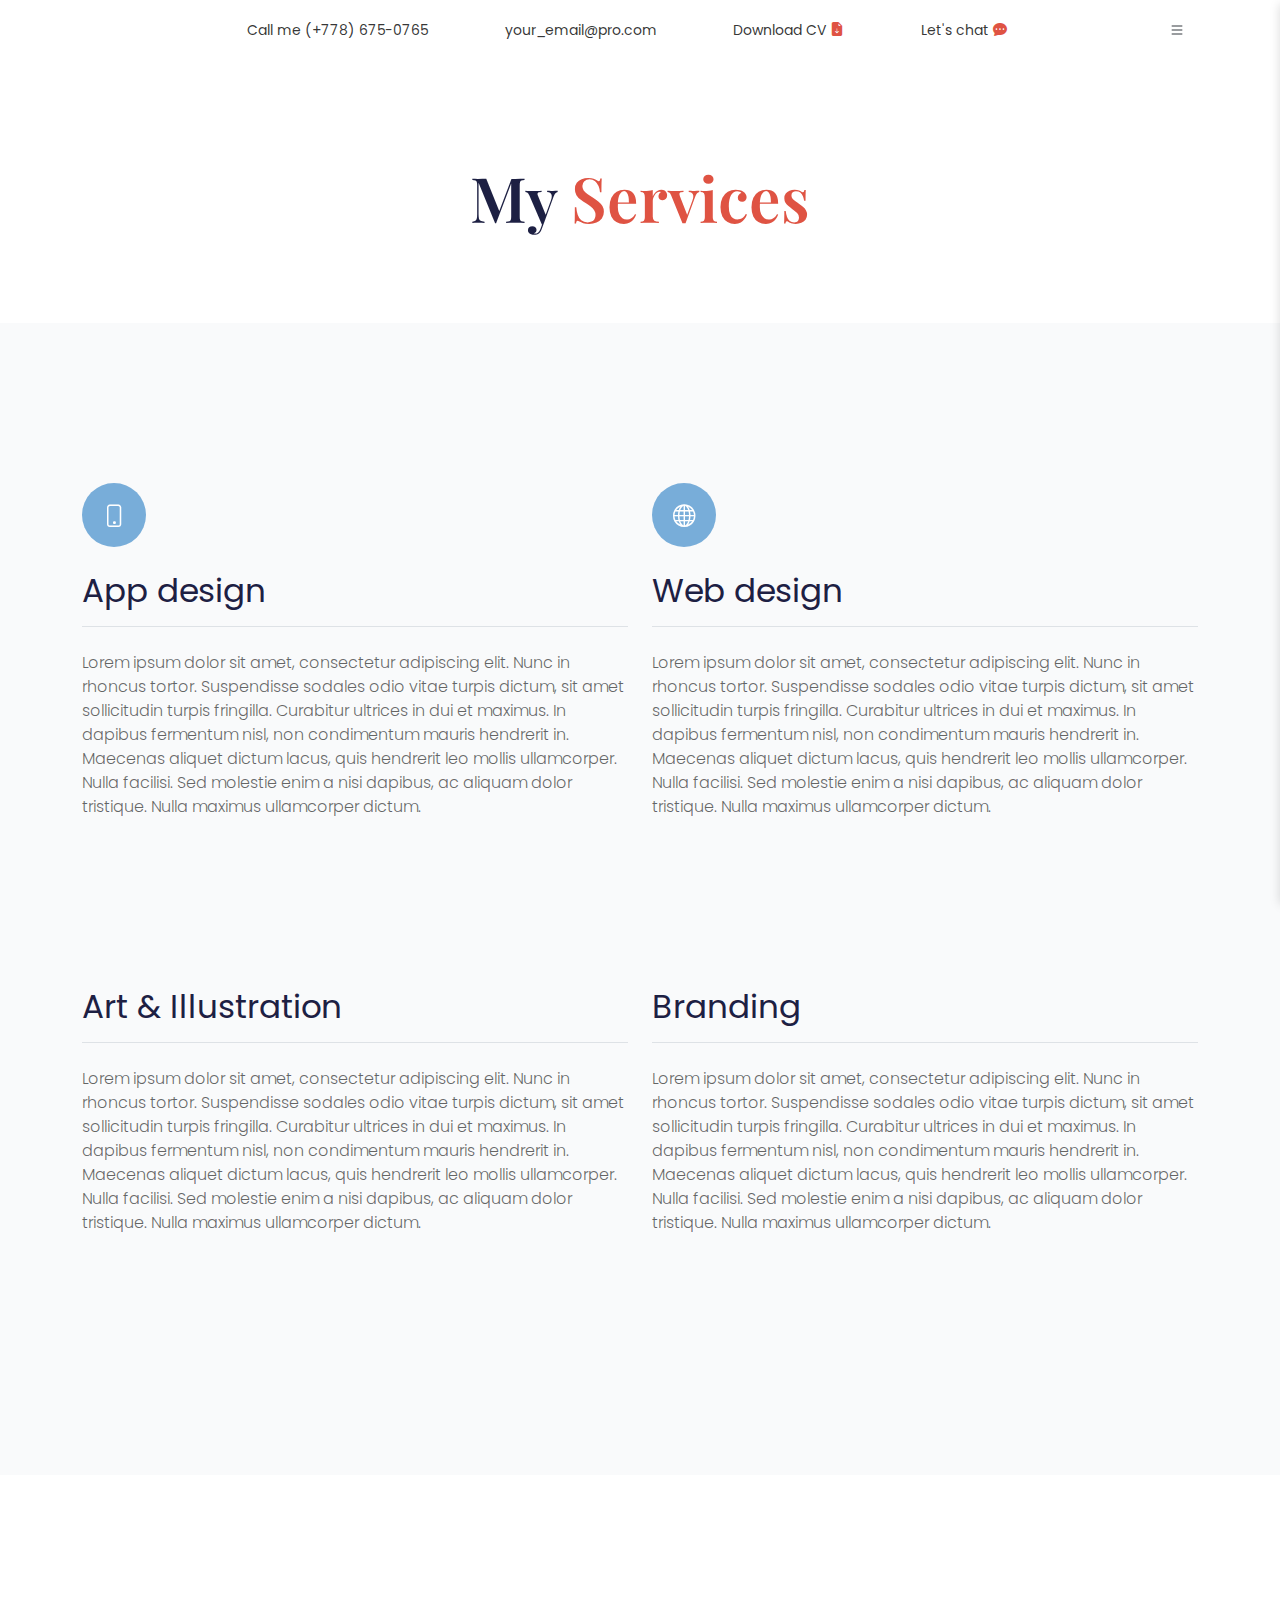
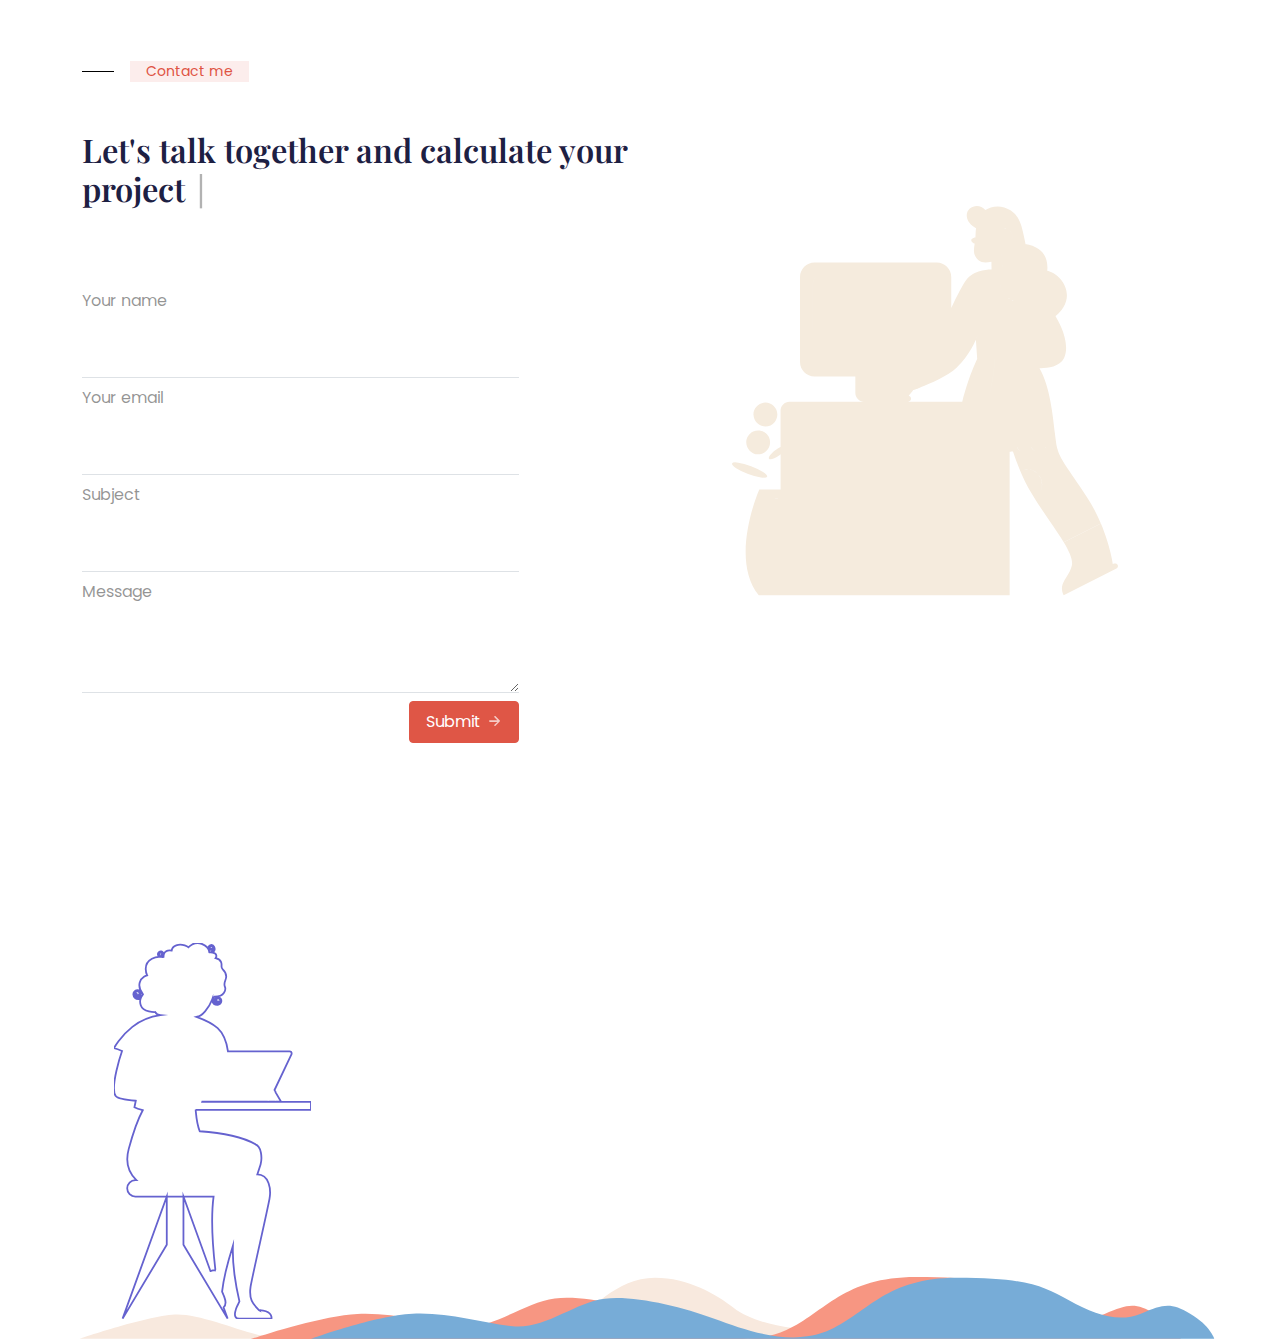
<file: services.html>
<!DOCTYPE html>
<html lang="en">

<head>
  <meta charset="utf-8">
  <meta http-equiv="X-UA-Compatible" content="IE=edge">
  <meta name="viewport" content="width=device-width, initial-scale=1, shrink-to-fit=no">

  <!-- Fonts -->
  <link rel="preconnect" href="https://fonts.gstatic.com">
  <link href="https://fonts.googleapis.com/css2?family=Playfair+Display:wght@600&family=Poppins:wght@300;400&display=swap" rel="stylesheet">

  <!-- Bootstrap icons -->
  <link rel="stylesheet" href="https://cdn.jsdelivr.net/npm/bootstrap-icons@1.4.1/font/bootstrap-icons.css">

  <!-- Torus Kit `.css` file -->
  <link rel="stylesheet" href="./assets/css/style.min.css">

  <!-- Torus Kit `.js` file -->
  <script src="./assets/js/toruskit.min.js"></script>

  <title>Pro - Beautiful Responsive Bootstrap 5 HTML Template</title>

</head>

<body class="">

  <!-- - - - - - - - - - - - - - - - - - - - - - - - - - - - - - - - - - - - - -->
  <!-- Navigation -->
  <!-- - - - - - - - - - - - - - - - - - - - - - - - - - - - - - - - - - - - - -->

  <nav class="navbar navbar-expand-lg fixed-top bg-white">
    <div class="container">

      <!-- Logo -->
      <a class="navbar-brand" href="./">
        <img src="./assets/img/logo.svg" alt="Logo">
      </a>

      <!-- Togglers -->
      <div class="d-flex ms-auto order-lg-1">
        <!-- Top navigation toggler -->
        <button class="navbar-toggler" type="button" data-bs-toggle="collapse" data-bs-target="#topNavbar" aria-controls="topNavbar" aria-expanded="false" aria-label="Toggle navigation">
          <i class="bi bi-three-dots-vertical"></i>
        </button>

        <!-- Offscreen navigation toggler -->
        <button class="btn shadow-no position-relative center-both text-dark" id="off-toggler" type="button" aria-expanded="false" aria-label="Toggle navigation" data-tor="click:class.toggle(active, {target: body})">
          <!-- <i class="bi bi-list h4 mb-0 z-index-1 center-both"></i> -->
          <i class="bi bi-arrow-left-short position-absolute d-flex" data-tor="hover(#off-toggler):reveal(left) delay(100ms) quad"></i>
          <svg xmlns="http://www.w3.org/2000/svg" width="16" height="16" viewBox="0 0 16 16" data-tor-group="path => hover(#off-toggler):scaleX.to(0) originX(0%) quad delay(/+100ms/);">
            <path fill="currentColor" d="M2.5 4c0-.3.2-.5.5-.5h10c.3 0 .5.2.5.5s-.2.5-.5.5H3c-.3 0-.5-.2-.5-.5z" />
            <path fill="currentColor" d="M2.5 8c0-.3.2-.5.5-.5h10c.3 0 .5.2.5.5s-.2.5-.5.5H3c-.3 0-.5-.2-.5-.5z" />
            <path fill="currentColor" d="M2.5 12c0-.3.2-.5.5-.5h10c.3 0 .5.2.5.5s-.2.5-.5.5H3c-.3 0-.5-.2-.5-.5z" />
          </svg>
          <span class="circle circle-md position-absolute bg-opacity-10" data-tor="hover(#off-toggler):[bg(dark) scale.from(0)]"></span>
        </button>
      </div>

      <!-- Navigation -->
      <div class="collapse navbar-collapse small order-lg-0" id="topNavbar">
        <ul class="navbar-nav d-flex w-100 justify-content-evenly px-2 px-lg-7 links-dark">
          <li class="nav-item">
            <a class="nav-link" href="#">Call me (+778) 675-0765</a>
          </li>
          <li class="nav-item">
            <a class="nav-link" href="#">your_email@pro.com</a>
          </li>
          <li class="nav-item">
            <a class="nav-link" href="#">Download CV
              <i class="bi bi-file-earmark-arrow-down-fill text-primary"></i>
            </a>
          </li>
          <li class="nav-item">
            <a class="nav-link" href="#">Let's chat
              <i class="bi bi-chat-dots-fill text-primary"></i>
            </a>
          </li>
        </ul>
      </div>

    </div>
  </nav>
  <!-- Offscreen backdrop -->
  <div id="offscreen-backdrop" class="z-index-master w-h-100 fixed-top bg-black bg-opacity-50" data-tor="active(body):[fade.in @pointer-events(none;auto)] click:class.remove(active, {target: body})"></div>

  <!-- Offscreen navigation -->
  <nav id="offscreen-nav" class="overflow-auto position-fixed z-index-master end-0 bg-white shadow w-80 w-sm-auto p-5 pe-8 h-100" data-tor="active(body):pull.left(full)">
    <button type="button" class="btn-close position-absolute top-0 end-0 m-3" data-tor="click:class.remove(active, {target: body})" aria-label="Close"></button>
    <ul class="nav flex-column links-dark nav-style-opacity nav-style-hover-primary" data-tor-group="
      .nav-item => active(body):[fade.in pull.left(sm)] delay(/25ms+25ms/) slow;
      .nav-link => hover:push.right(xs) quad;
    ">

      <li class="nav-item">
        <a class="nav-link transition-unset" href="#home">Home</a>
      </li>

      <li class="nav-item">
        <a class="nav-link transition-unset" href="#services">Services</a>
      </li>

      <li class="nav-item">
        <a class="nav-link transition-unset" href="#skills">Skills</a>
      </li>

      <li class="nav-item">
        <a class="nav-link transition-unset" href="#experience">Experience</a>
      </li>

      <li class="nav-item">
        <a class="nav-link transition-unset" href="#portfolio">Portfolio</a>
      </li>

      <li class="nav-item">
        <a class="nav-link transition-unset" href="#testimonials">Testimonials</a>
      </li>

      <li class="nav-item">
        <a class="nav-link transition-unset" href="#work-process">Work Process</a>
      </li>

      <li class="nav-item">
        <a class="nav-link transition-unset" href="#contact">Contact</a>
      </li>

      <li class="nav-item">
        <a class="nav-link transition-unset" href="#stay-connected">Stay connected</a>
      </li>

      <li class="nav-item">
        <h6 class="text-primary font-sans-serif small text-uppercase opacity-50 mt-5 ms-3">Subpages</h6>
        <ul class="nav flex-column">

          <li class="nav-item">
            <a class="nav-link transition-unset" href="./light-services.html">Services</a>
          </li>

          <li class="nav-item">
            <a class="nav-link transition-unset" href="./light-portfolio.html">Portfolio</a>
          </li>

          <li class="nav-item">
            <a class="nav-link transition-unset" href="./light-contact.html">Contact</a>
          </li>

          <li class="nav-item">
            <a class="nav-link transition-unset" href="./light-404.html">404</a>
          </li>

        </ul>
      </li>
    </ul>
  </nav>

  <h1 class="text-center pt-8 pb-7">
    <span>My</span>
    <span class="text-primary">Services</span>
  </h1>

  <section class="bg-light py-8">
    <div class="container">
      <div class="row row-cols-1 row-cols-md-2" data-tor-group=".circle => inview:[scale.from(0) rotate.from(20deg)] delay(/+50ms/) slow; h3 => inview:[pull.left(sm) fade.in] slow delay(/+50ms/);">

        <div class="col">
          <div class="mb-7">
            <!-- Icon -->
            <div class="circle p-5 bg-secondary mb-4" data-tor="!hover(p):bg(primary)">
              <i class="bi bi-phone text-white h3 mb-0"></i>
            </div>
            <!-- Heading -->
            <h2 class="font-sans-serif pb-3 mb-4 border-bottom">App design</h2>
            <!-- Description -->
            <p>Lorem ipsum dolor sit amet, consectetur adipiscing elit. Nunc in rhoncus tortor. Suspendisse sodales odio vitae turpis dictum, sit amet sollicitudin turpis fringilla. Curabitur ultrices in dui et maximus. In dapibus fermentum nisl, non condimentum mauris hendrerit in. Maecenas aliquet dictum lacus, quis hendrerit leo mollis ullamcorper. Nulla facilisi. Sed molestie enim a nisi dapibus, ac aliquam dolor tristique. Nulla maximus ullamcorper dictum. </p>
          </div>
        </div>

        <div class="col">
          <div class="mb-7">
            <!-- Icon -->
            <div class="circle p-5 bg-secondary mb-4" data-tor="!hover(p):bg(primary)">
              <i class="bi bi-globe text-white h3 mb-0"></i>
            </div>
            <!-- Heading -->
            <h2 class="font-sans-serif pb-3 mb-4 border-bottom">Web design</h2>
            <!-- Description -->
            <p>Lorem ipsum dolor sit amet, consectetur adipiscing elit. Nunc in rhoncus tortor. Suspendisse sodales odio vitae turpis dictum, sit amet sollicitudin turpis fringilla. Curabitur ultrices in dui et maximus. In dapibus fermentum nisl, non condimentum mauris hendrerit in. Maecenas aliquet dictum lacus, quis hendrerit leo mollis ullamcorper. Nulla facilisi. Sed molestie enim a nisi dapibus, ac aliquam dolor tristique. Nulla maximus ullamcorper dictum. </p>
          </div>
        </div>

        <div class="col">
          <div class="mb-7">
            <!-- Icon -->
            <div class="circle p-5 bg-secondary mb-4" data-tor="!hover(p):bg(primary)">
              <i class="bi bi-brush text-white h3 mb-0"></i>
            </div>
            <!-- Heading -->
            <h2 class="font-sans-serif pb-3 mb-4 border-bottom">Art &amp; Illustration</h2>
            <!-- Description -->
            <p>Lorem ipsum dolor sit amet, consectetur adipiscing elit. Nunc in rhoncus tortor. Suspendisse sodales odio vitae turpis dictum, sit amet sollicitudin turpis fringilla. Curabitur ultrices in dui et maximus. In dapibus fermentum nisl, non condimentum mauris hendrerit in. Maecenas aliquet dictum lacus, quis hendrerit leo mollis ullamcorper. Nulla facilisi. Sed molestie enim a nisi dapibus, ac aliquam dolor tristique. Nulla maximus ullamcorper dictum. </p>
          </div>
        </div>

        <div class="col">
          <div class="mb-7">
            <!-- Icon -->
            <div class="circle p-5 bg-secondary mb-4" data-tor="!hover(p):bg(primary)">
              <i class="bi bi-bootstrap text-white h3 mb-0"></i>
            </div>
            <!-- Heading -->
            <h2 class="font-sans-serif pb-3 mb-4 border-bottom">Branding</h2>
            <!-- Description -->
            <p>Lorem ipsum dolor sit amet, consectetur adipiscing elit. Nunc in rhoncus tortor. Suspendisse sodales odio vitae turpis dictum, sit amet sollicitudin turpis fringilla. Curabitur ultrices in dui et maximus. In dapibus fermentum nisl, non condimentum mauris hendrerit in. Maecenas aliquet dictum lacus, quis hendrerit leo mollis ullamcorper. Nulla facilisi. Sed molestie enim a nisi dapibus, ac aliquam dolor tristique. Nulla maximus ullamcorper dictum. </p>
          </div>
        </div>

      </div>
    </div>
  </section>
  <section id="contact" class="py-5 py-md-8">
    <div class="container py-4">
      <div class="row row-cols-1 row-cols-md-2 center-v">

        <div class="col">
          <!-- Badge -->
          <div class="title-badge d-inline-block mb-6 bg-primary text-primary bg-opacity-10 px-3 small">Contact me</div>

          <h2 class="mb-7 overflow-hidden mb-5" data-tor-group=".fx => scroll:[@width(0;auto) @visibility(hidden;visible), {start: /10+5/, end: /10+5/}];">
            Let&#39;s talk together and calculate your project
            <span class="text-primary">

              <span class="text-nowrap"><span class="fx">e</span><span class="fx">s</span><span class="fx">t</span><span class="fx">i</span><span class="fx">m</span><span class="fx">a</span><span class="fx">t</span><span class="fx">e</span></span>

              <span class="text-body text-opacity-30 ms-n1" data-tor="loop:blink">|</span>
            </span>
          </h2>

          <form class="w-md-80 form-clean inputs-transparent" data-tor-group=".form-control => !focus:[border(dark) bg(light)];">
            <div class="mb-2">
              <label for="contact-name" class="form-label opacity-70">Your name</label>
              <input type="text" class="form-control p-3 border-bottom" id="contact-name" aria-describedby="contact-name">
            </div>
            <div class="mb-2">
              <label for="contact-email" class="form-label opacity-70">Your email</label>
              <input type="email" class="form-control p-3 border-bottom" id="contact-email" aria-describedby="contact-email">
            </div>
            <div class="mb-2">
              <label for="contact-subject" class="form-label opacity-70">Subject</label>
              <input type="email" class="form-control p-3 border-bottom" id="contact-subject" aria-describedby="contact-subject">
            </div>
            <div class="mb-2">
              <label for="contact-message" class="form-label opacity-70">Message</label>
              <textarea class="form-control p-3 border-bottom" id="contact-message" rows="2"></textarea>
            </div>
            <button type="submit" class="btn btn-primary btn-arrow py-2 px-3 float-md-end w-100 w-md-auto">Submit</button>
          </form>
        </div>

        <div class="col">
          <div class="px-md-7 d-none d-md-block" data-tor-group="
            #vase-wfh-10_1_, #cupboard_1_ => inview:scale.from(0) originY(100%);
            #female-wfh-10_1_       => inview:[pull.right(md) fade.in];
            #computer-wfh-10_1_     => inview:[pull.left(md) fade.in] wait(300ms) click:class.toggle(active, {target: #illustration-contact});
            #message-wfh-10_1_      => active(#illustration-contact):scale.to(0) hover:scale.to(85%) slow;
            #message-head-wfh-10_1_ => active(#illustration-contact):scale.from(0) slow;
            #message-wfh-10_1_ .illustration-loop     => loop:glow(3rem, {color: --bs-blue, duration: 3s});

            .illustration-reveal    => delay(/+100ms/) slow;
            .illustration-interaction => mouseX:@parallax(/+3/);
          ">
            <svg version="1.1" id="illustration-contact" xmlns="http://www.w3.org/2000/svg" x="0" y="0" viewBox="0 0 862.5 870.6" xml:space="preserve">
              <style>
                .st0 {
                  fill: #404040
                }

              </style>
              <path class="st0" d="M688.2 605c9.7 16.6 4.1 37.9-12.5 47.5 22 35.1 48.3 70.2 65.6 99l83-42.2c-8.6-20.5-19-40.1-31.1-58.7-46-70.4-56.4-79-65.4-105.5.1 0 .1-.1.2-.1-.3-.8-.5-1.5-.8-2.3-8-24.7-8.3-125.9-40.1-180.4 13.8.4 44.6-1.2 55-22.6 15.5-35.7-13.5-83-19.3-93.7-14.5 12.6-74.4 29-93.7-33.8-24.8-11.3-31.3-29.8-31.3-45.9.1 16.1 6.5 34.5 31.3 45.8 19.3 62.8 79.2 46.3 93.7 33.8.5-.4 1.1-.9 1.7-1.4 6.1-5.1 11.4-11 15.7-17.7 23.1-37-7-75.7-35.8-82.2 5.8-55.1-48.3-58.9-48.3-58.9s-2.9-14.4-5.8-27c-4.2-18.1-10.3-45.5-41.9-55.4-17.3-5.4-32.5 0-42.3 5.5C549.9-10 518 3.6 525.7 28.6c4.2 13.7 19.6 21.1 19.6 21.1v.1c19.2 10.2 43.1 15.5 43.1 15.5s15.5-22.3 29-13.6c9.5 6.1 10.5 15.8 6.9 23.7 3.5-7.9 2.4-17.4-7-23.5-13.4-8.7-28.9 13.5-28.9 13.5s-23.9-5.3-43.1-15.5c-.6 5-1 10-1.1 15-.1 1.9-.1 3.7-.3 5.5 0 0-8.7 1.5-9.2 5.5-.6 4.9 7.5 8.2 7.5 8.2-1.7 11.2-3.2 19.8 1.8 29 4.4 8.1 12.9 17.1 35.7 11.4l.1 10.5h.1l.1 7s-37.9-1.3-56.2 22.8c-8.1 10.7-21.6 37.2-33.9 63.1v-69.3c0-17.9-14.5-32.4-32.4-32.4H184.4c-17.9.1-32.4 14.6-32.4 32.4v190.1c0 17.9 14.5 32.4 32.4 32.4h91.2v36.8c0 10.7 8.6 19.3 19.3 19.3h12.2-178.6c-11 0-20 9-20 20v81.4c-3.4 1.6-7.2 3.8-11 6.6-10.5 7.6-17.1 16.4-14.8 19.6 2.3 3.2 12.7-.3 23.3-8 .9-.7 1.8-1.3 2.6-2v78.4H61s9.2 20.7 33.3 20.7c5.5 0 10.2-1.1 14.2-2.7v.1c-4 1.7-8.8 2.8-14.3 2.8C70.1 654 61 633.3 61 633.3s-67.8 155-1.2 236.6h68.9l.1-.1H461v.1h133.3c.3 0 .6 0 .9-.1h25.2V549.1h.5c.6 0 1.1-.1 1.6-.1h.4c.5-.1.9-.1 1.4-.2h.2c1.1-.2 2.2-.6 3.2-1 1.3-.5 2.6-1.2 3.7-2.1-1.2.9-2.5 1.6-3.8 2.2 3.4 9.8 8.7 25.3 16.1 43 7.1 17.2 15.5 34 24.9 50 2.3 3.9 4.7 7.7 7.1 11.6 10.6-6.2 17.1-17.6 17-29.9 0-4.9-1-9.7-3-14.2-7.9-17.5-28.4-25.4-46-17.5 16.2-7.4 35.5-1.3 44.5 14.1zM181 323.3l-.1-82.5h.1v82.5zm388.5 113.9c12.4-29.9 16.4-75.7 17.6-95.6h.1c-1.2 19.9-5.1 65.7-17.7 95.6zm91.1 110.1zm8-7.7c.1-.1.1-.2.2-.3 1.7 3.4 4.5 6.2 7.9 7.9 4.8 2.4 10.1 2.4 14.7.6-8.5 3.5-18.4.1-22.8-8.2zm23.9 7.7zm34.6-1.6c-.1 0-.1 0 0 0-.1 0-.1 0 0 0zm-24.2-3c4.7 5.6 12 7.6 18.6 5.7-8.1 2.4-16.9-1.1-21-8.8.1-.1.1-.2.2-.3.6 1.2 1.3 2.3 2.2 3.4zm20 5.3c-.2.1-.4.1-.6.2.2-.1.4-.2.6-.2zM606.7 88.6c-6.2 14.6-6.9 31.1-1.8 46.2v.1h-.1c-5-15.2-4.4-31.6 1.9-46.3zm-61.8 210.5l7.6-18.5-7.5 18.5 2.9 42.5c-1 2-19 38.4-33.4 95.6H379.1h14.3c3.8 0 6.8-3.1 6.8-6.8 0-3.3-2.3-5.9-5.3-6.6 6.3-6.8 10.1-12.6 10.1-12.6s6.5-2.1 16.3-5.9l-.1-.1c21.9-8.4 60.6-25 81.2-44.3 28.9-27.1 42.5-61.8 42.5-61.8zM198.1 155.2c-9.4 0-17.1 7.7-17.1 17.2v64.4h-.1v-64.4c0-9.5 7.7-17.2 17.2-17.2zm438.6 384.4c.1-.1.1-.2.2-.3 1.7 3.4 4.5 6.2 7.9 7.9 4.8 2.4 10.1 2.4 14.7.6-8.5 3.5-18.4.1-22.8-8.2z" />
              <path class="st0" d="M862.1 802.6c-1.1-3.2-4.6-4.8-7.7-3.7l-74.1 37.9c0-.1-2-2.8-5.3-6.4 3.3 3.5 5.3 6.2 5.3 6.2l74.1-37.9c-.3.1-.5.2-.8.3l-2.5 1.2c.1.1-5.6-40.7-26.8-90.9l-83 42.2c12.9 21.5 20.8 39.7 18.1 51.7-1 4.2-2.4 8.3-4.3 12.2h.1c-9.2 19.3-25.4 31-14.1 54.5l118-59.9c2.7-1.4 4-4.5 3-7.4zM692.7 622.6z" />
              <ellipse transform="rotate(-69.341 39.348 589.985)" class="st0" cx="39.3" cy="590" rx="9.3" ry="41.9" />
              <path class="st0" d="M46.9 552.2s0-.1 0 0c13.3 6.3 29.2.8 35.6-12.5 3.4-7.1 3.5-15.5.2-22.7h.1c-6.2-13.4-22-19.3-35.4-13.1-13.4 6.2-19.3 22-13.1 35.4 2.5 5.7 7 10.2 12.6 12.9zM95.6 482.4zM48 466.7c.2 7.8 3.9 15.3 10.1 20.1 11.6 9.1 28.3 7.2 37.5-4.4-.4-.4-.7-.8-1.1-1.2.4.4.8.8 1.1 1.2 3.8-4.9 5.9-10.9 5.7-17.1-.3-14.7-12.5-26.4-27.3-26.1-14.7.3-26.4 12.5-26.1 27.2-.1 0-.3.1-.4.1l.5.2z" />
            </svg>
          </div>
        </div>

      </div>
    </div>
    <!-- end .container -->
  </section>
  <!-- end #work-process -->
  <section id="stay-connected">
    <div class="container position-relative pb-1 overflow-hidden overflow-sm-visible">
      <div class="row">

        <div class="col-md-3 my-3">
          <div class="d-none d-md-block px-5">
            <svg version="1.1" id="illustration-footer" xmlns="http://www.w3.org/2000/svg" x="0" y="0" viewBox="0 0 660.3 1260.5" xml:space="preserve">
              <style>
                .st0 {
                  fill: #404040
                }

              </style>
              <path class="st0" d="M176.9 1011.3V849.8L28.8 1259z" />
              <path class="st0" d="M660.2 532.8H542.9c0-.2.1-.4.2-.8h13.6l-.2-.4H559.8l-17.5-30.1c-1.1-3.4-2.5-6.5-4.2-8.8l56.7-119.5c.5-1 .7-2 .7-3.1 0-4-3.2-7.2-7.2-7.2H382c-3.6-24.3-12.5-57.2-34.5-77.3-20.1-18.3-56.9-32.9-71.1-38 .4-.1.8-.3 1.2-.4 16.3 0 40.6-29 51.4-58-.1 2.1.2 4.2.7 6.3 2 7.1 8.4 12 15.8 12 1.5 0 3-.2 4.5-.6 7.2-2 11.3-9.5 9.3-16.7-1.7-6-7.9-9.5-13.9-7.8-5 1.4-7.9 6.6-6.5 11.6 1.2 4.2 5.6 6.6 9.8 5.4 1.1-.3 1.7-1.4 1.4-2.5-.3-1.1-1.4-1.7-2.5-1.4-2 .6-4.2-.6-4.8-2.7-.8-2.9.8-5.9 3.7-6.7 3.9-1.1 7.9 1.1 9 5 1.4 5.1-1.5 10.3-6.6 11.8-6.6 1.9-13.5-2-15.4-8.6-1.5-5-.4-10.4 2.9-14.5 36.6.6 37.4-25.5 36.4-29.9-1-4.6-6.2-9.7.5-25.1 6.7-15.4-.6-28.7-8.8-36.4-8.2-7.7-1-13.4-5.5-24.1-4.5-10.7-18.6-13.3-18.6-13.3s5.6-8.1 0-14.3c-2.3-2.5-6.2-3.7-10.1-4.3.3-.1.6-.3.8-.5 7.3-5.3 7.1-13.3 4.6-18.9-2.3-5.2-8.2-7.6-13.5-5.6-2 .8-3.7 2.4-4.5 4.5-.8 2.1-.8 4.5.2 6.6 1.6 3.6 5.8 5.3 9.5 3.9 1-.4 1.5-1.6 1.1-2.6-.4-1-1.6-1.5-2.6-1.1-1.7.6-3.6-.2-4.4-1.9-.5-1-.5-2.3-.1-3.4s1.2-1.9 2.3-2.3c3.3-1.2 7 .3 8.4 3.5 1 2 3.4 9.1-3.3 14-2.7 1.9-6 2.8-9.3 2.5-.3-4-2.9-20.1-25.5-28.5-26.1-9.7-44.3 11.7-44.3 11.7s-19.9-14.1-41-6.4c-13.9 5-15.4 17.4-15.4 17.4-4.4-.7-8.9-.7-13.2.2-3 .7-5.8 2.1-8.1 4.1-1.9 1.7-3.4 3.8-4.3 6.2-1.2 3.4-1.8 7-1.6 10.7-7.9 2.8-12.3-3.2-13.5-5.1-1.8-3-1-6.9 1.8-8.9.9-.6 2.1-.8 3.2-.6 1.2.3 2.2 1 2.8 2 1 1.6.6 3.6-.9 4.7-.9.6-1.1 1.9-.5 2.8.6.9 1.9 1.1 2.8.5 3.3-2.3 4.2-6.7 2.1-10.1-1.2-1.9-3.2-3.3-5.4-3.8s-4.5-.1-6.3 1.2c-4.6 3.2-5.9 9.4-3 14.2.6 1 1.4 2 2.2 2.9-7.1-.2-15.3 1.5-24.3 6.3-34 18.3-16 56.1-16 56.1s-20 4-25.1 24.3c-4.3 17.1 6.3 32.8 11.1 38.9-3.2 6.4-9.4 11.8-15.1 12.1-6.9.4-12.8-4.8-13.2-11.7-.3-5.3 3.7-9.8 9-10.1 4-.3 7.5 2.8 7.7 6.8.2 3-2.1 5.5-5.1 5.7-2.1.1-4-1.5-4.1-3.7 0-1.1-1-2-2.1-1.9-1.1 0-2 1-1.9 2.1.3 4.4 4 7.8 8.4 7.5 5.2-.3 9.2-4.7 8.9-9.9-.4-6.2-5.7-10.9-11.9-10.6-7.5.4-13.2 6.8-12.8 14.3.5 8.7 7.7 15.5 16.4 15.5h1c2.5-.2 5-.9 7.2-2.2-2.2 5.3-3.1 12.7.2 22.6 8.2 25.1 48.7 23 48.7 23 3.4 7.3 10.4 9.9 17.1 10.5-23.5 3.3-60.3 12.6-93.9 39.2C19.3 314.5.2 352.4.2 352.4s11 2.6 26.8 9.6c-1.5 4.2-41.5 122-21.3 151 5.7 8.2 32.7 13 67.3 15.8l-4.5 21.8s8.8 4.9 27.9 9.9c-3 5.5-25.1 48.5-47 129.6-12.5 46.2 1.4 81.8 25.6 104.7h-3.3c-15.2 0-27.5 12.3-27.5 27.5s12.3 27.5 27.5 27.5h262.1c-9.7 72.3-.7 186.6 5.7 242.7.2 1.6-.1 3-.7 4.2-.1-.1-.1-.2-.1-.3 0 0-7.4.7-15.5 3.1l-90.4-249.7v161.5L380.9 1259l-13.5-37.4c4.8-4.8 10.2-14.9 2.7-33.9-1.6-4.1-7.8-18.9-7.8-18.9 4.8-45.5 20-102.1 36.3-154-2.5 65.2 10.2 136.7 21.8 186.3l-6.1 13.6c-.1 0-.2.1-.4.1 0 0-22.8 44.5 6 44.6 12.3 0 108-.3 108-.3s3.7-22.8-27.8-27.1c-4.4-.6-14.4-2-14.4-2s.1.2.3.5c-.2-.1-.2-.2-.2-.2-21.7-21.4-33.7-36.8-28.1-77.5 4.2-29.3 54-244.1 63.5-295.3 5.7-30.8-.1-81.1-40.9-81.7 5.7-17.1 10.2-30.5 11.2-34.5 5.5-21 3.2-60.6-19.5-66.8 2.3.3 3.6.8 3.6.8-34.7-19.8-81.3-37.7-188.3-44.3-10.5-27.5-11.5-50.2-13.5-70.5 1.3-.5 2.5-.9 3.6-1.4h382.8v-26.3zm-119.1 0h-21.5c.1-.2.1-.5.2-.8h18.9c.9.4 1.7.7 2.4.8zm-245.2-.8H514.2l2.1.8H295.7c.1-.3.1-.5.2-.8z" />
            </svg>
          </div>
        </div>

        <div class="col-md-4 offset-md-1 center-both my-3">
          <div class="text-center" data-tor-group=".fx => inview:reveal(up) delay(/+100ms/);">
            <h2 class="fx mb-5">Stay Connected</h2>
            <p class="fx opacity-50 fw-500 mb-2">United States Of America</p>
            <a href="mailto:#" class="fx text-dark h3 font-sans-serif d-block mb-3">your_email@pro.com</a>
            <p class="fx">(+778) 675-0765</p>
          </div>
        </div>
      </div>
      <!-- end .row -->

      <div class="position-absolute bottom-0 z-index-n1 w-100">
        <svg xmlns="http://www.w3.org/2000/svg" viewBox="0 0 1363 74.1" class="w-100 overflow-visible" data-tor-group="path => mouseX:@parallax(/+3/);">
          <path d="M0 73.9s85-29 117-29 86 25 111 27 323 5 354-13 58.6-58 106-58c39.5 0 74 19.9 94 36 26.5 21.4 90 30 122 26s338.5 11 338.5 11H0z" fill="#f8e9de" />
          <path d="M208.1 74.1s81.9-27.9 127.1-30 84.1 11.3 123.1 15.4 76.9-29.8 112.9-33.9 92.3 9.2 134.4 24.6c42.1 15.4 96.4 34.9 142.6 13.3C894.3 42.1 916.8 0 1003 0s105.7 10.3 137.5 27.7 60.5 27.7 88.2 16.4c27.7-11.3 35.9-14.4 60.5 0s30.8 29.8 30.8 29.8l-1111.9.2z" fill="#f79682" />
          <path d="M283 73.9s77-28 121-30 82 11 120 15 75-29 110-33 90 9 131 24 94 34 139 13 67-62 151-62 103 10 134 27 59 27 86 16 35-14 59 0 29 30 29 30H283z" fill="#77acd7" />
        </svg>
      </div>

    </div>
    <!-- end .container -->
  </section>
  <!-- end #footer -->
  <!-- - - - - - - - - - - - - - - - - - - - - - - - - - - - - - - - - - - - - -->
  <!-- Scripts -->
  <!-- - - - - - - - - - - - - - - - - - - - - - - - - - - - - - - - - - - - - -->

  <!-- Bootstrap `.js` file -->
  <script src="./assets/js/bootstrap.bundle.min.js"></script>
</body>

</html>
</file>
